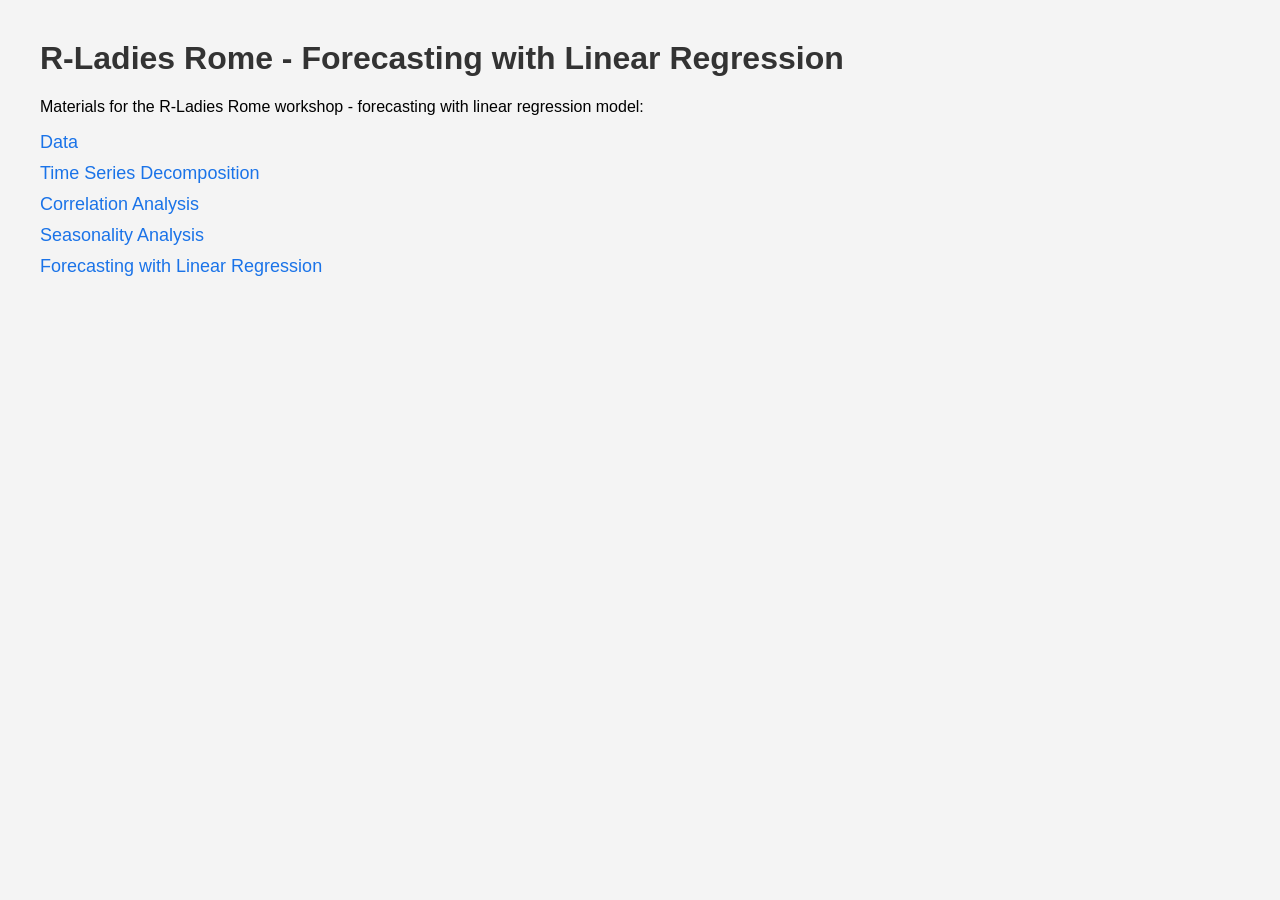
<file: index.html>
<!DOCTYPE html>
<html lang="en">
<head>
    <meta charset="UTF-8">
    <meta name="viewport" content="width=device-width, initial-scale=1.0">
    <title>Forecasting with Linear Regression</title>
    <style>
        body {
            font-family: Arial, sans-serif;
            margin: 40px;
            background-color: #f4f4f4;
        }
        h1 {
            color: #333;
        }
        ul {
            list-style: none;
            padding: 0;
        }
        li {
            margin: 10px 0;
        }
        a {
            color: #1a73e8;
            text-decoration: none;
            font-size: 18px;
        }
        a:hover {
            text-decoration: underline;
        }
    </style>
</head>
<body>
    <h1>R-Ladies Rome - Forecasting with Linear Regression</h1>
    <p>Materials for the R-Ladies Rome workshop - forecasting with linear regression model:</p>
    <ul>
        <li><a href="01_data.html">Data</a></li>
        <li><a href="02_time_series_decomposition.html">Time Series Decomposition</a></li>
        <li><a href="03_correlation_analysis.html">Correlation Analysis</a></li>
        <li><a href="04_seasonal_analysis.html">Seasonality Analysis</a></li>
        <li><a href="05_forecasting_with_lm.html">Forecasting with Linear Regression</a></li>
    </ul>
</body>
</html>
</file>
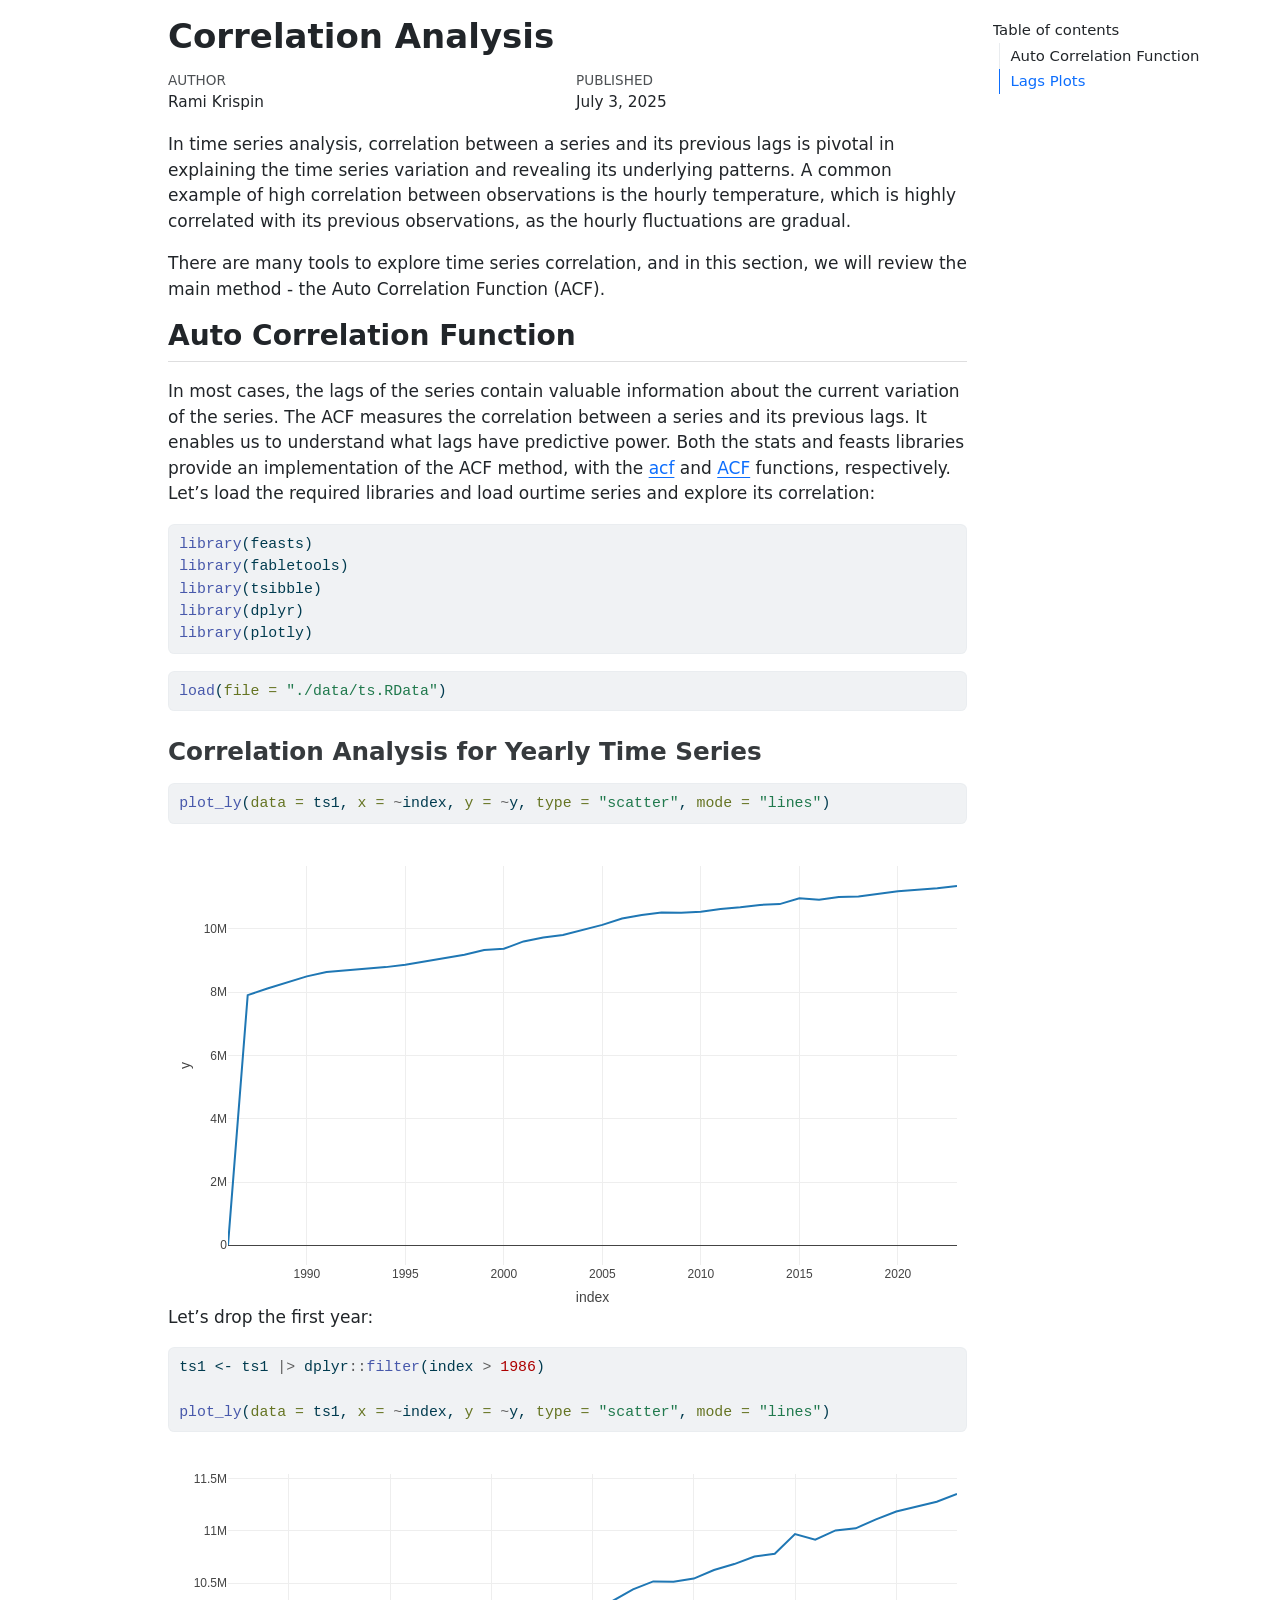
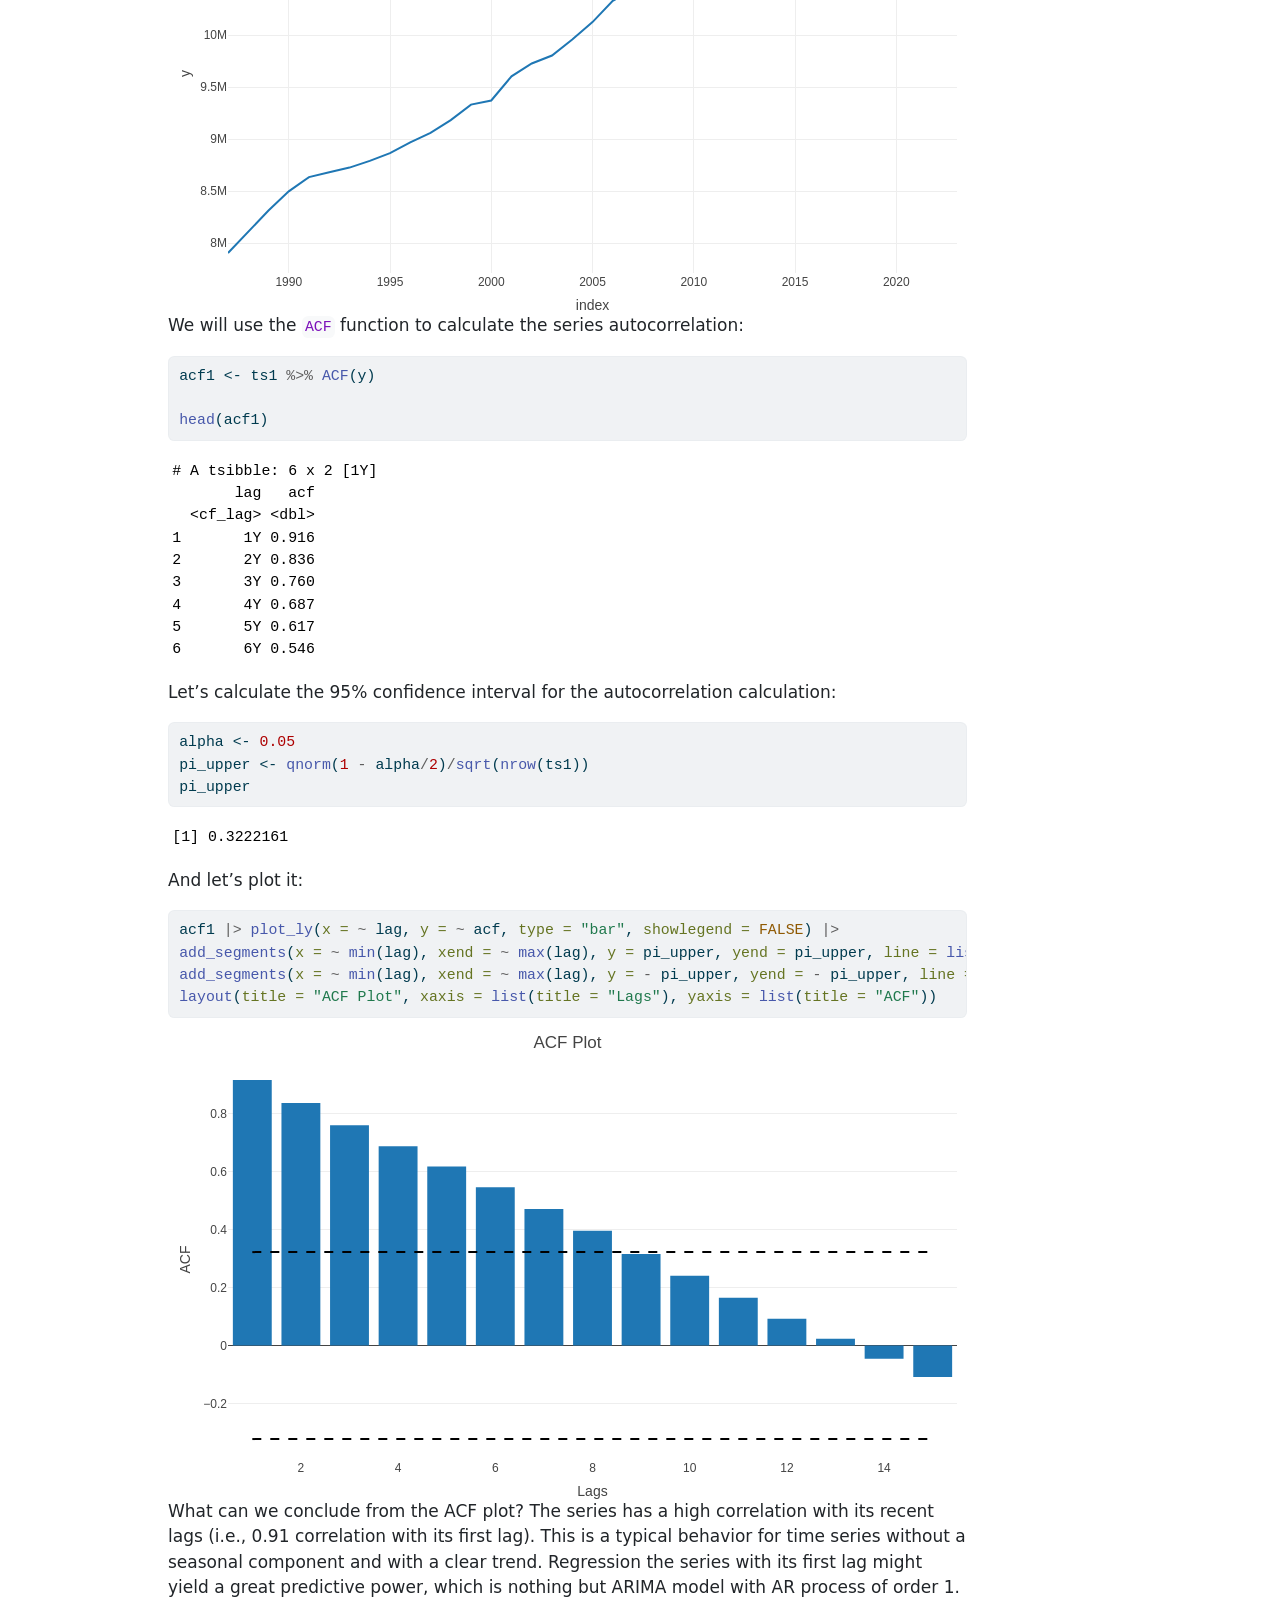
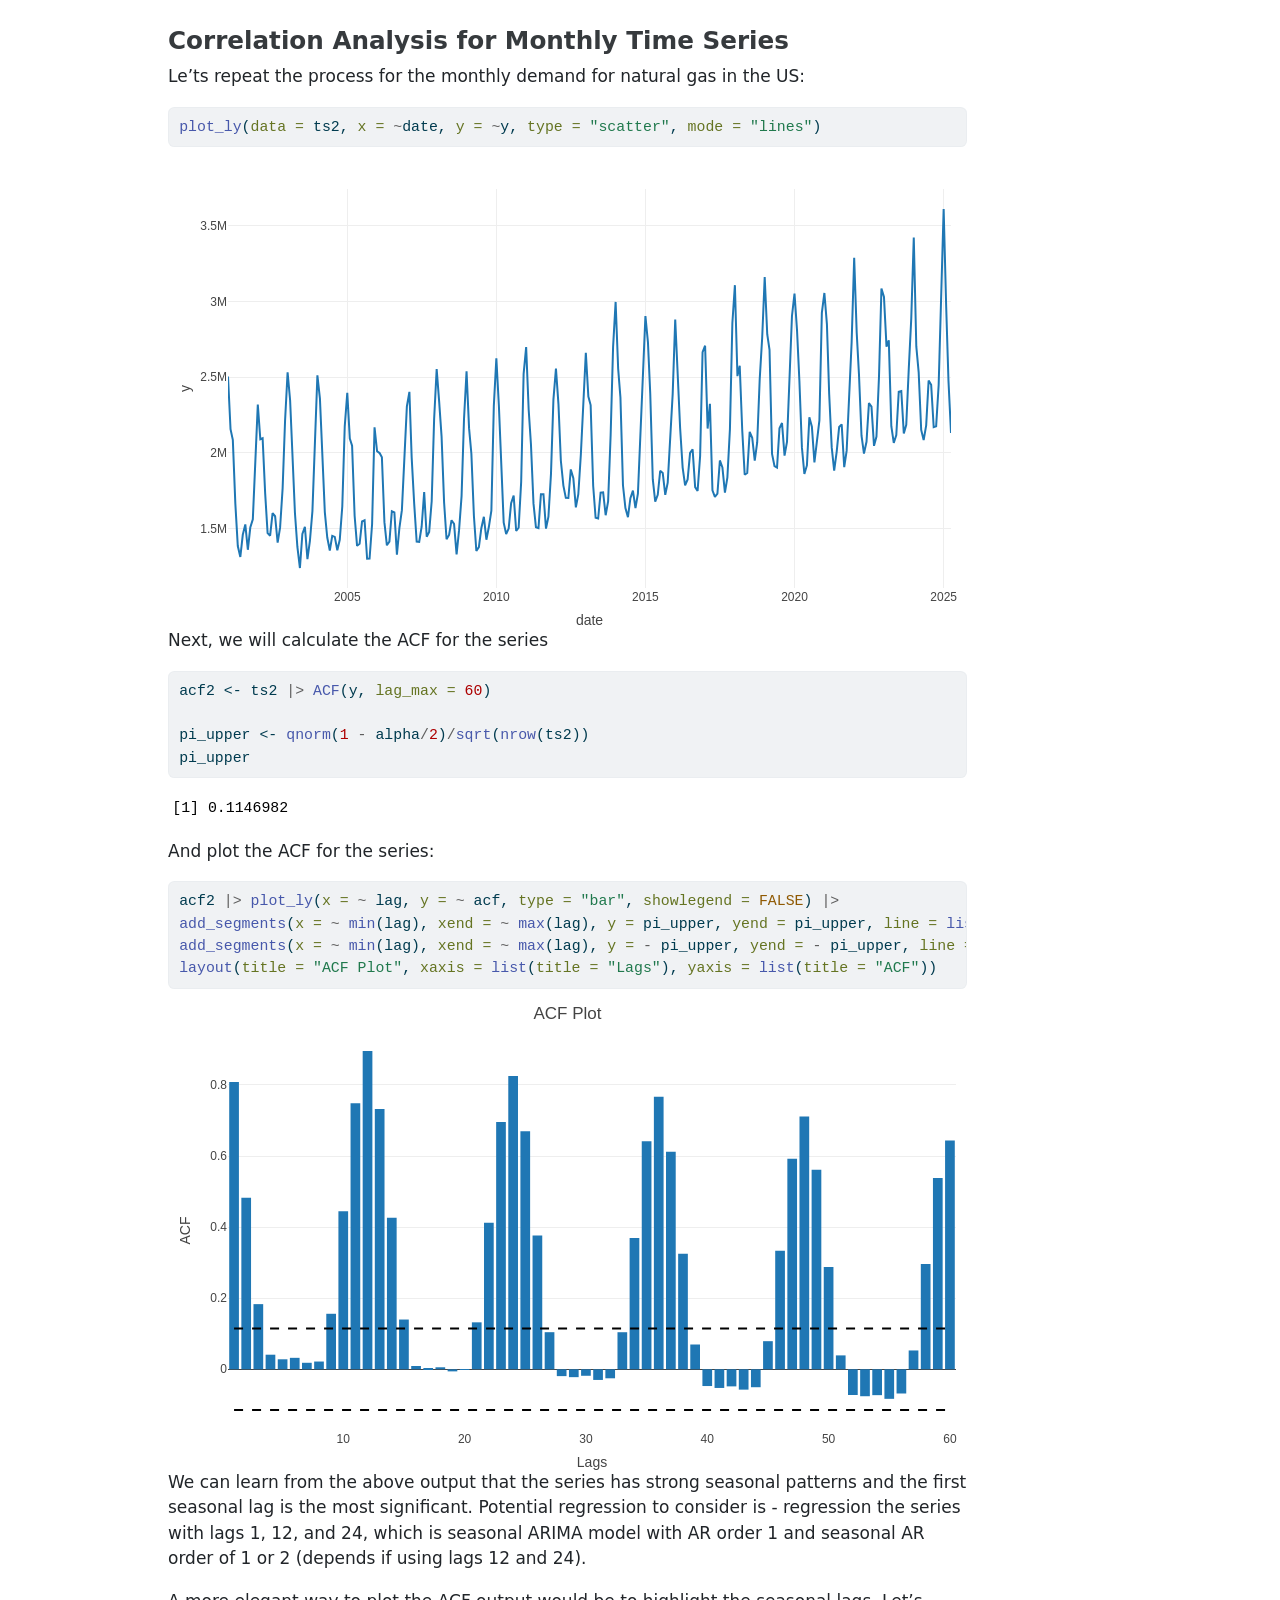
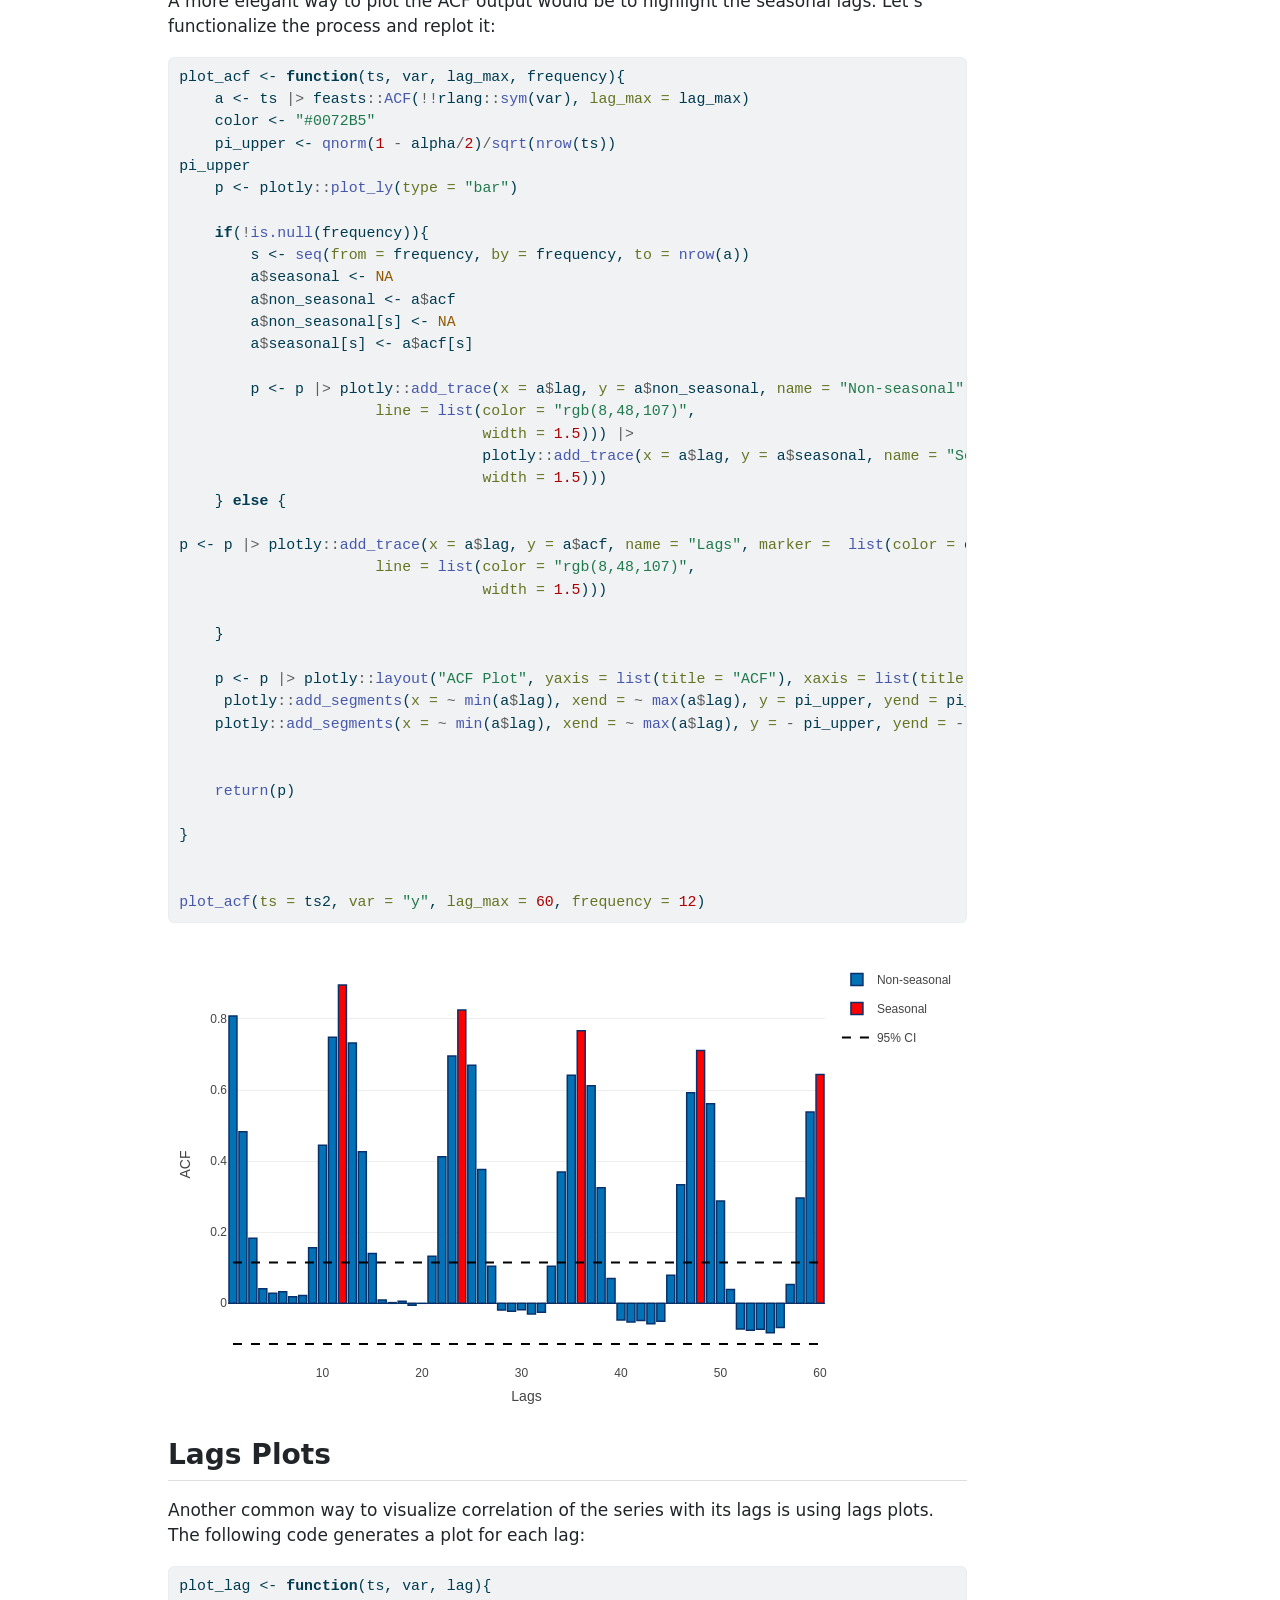
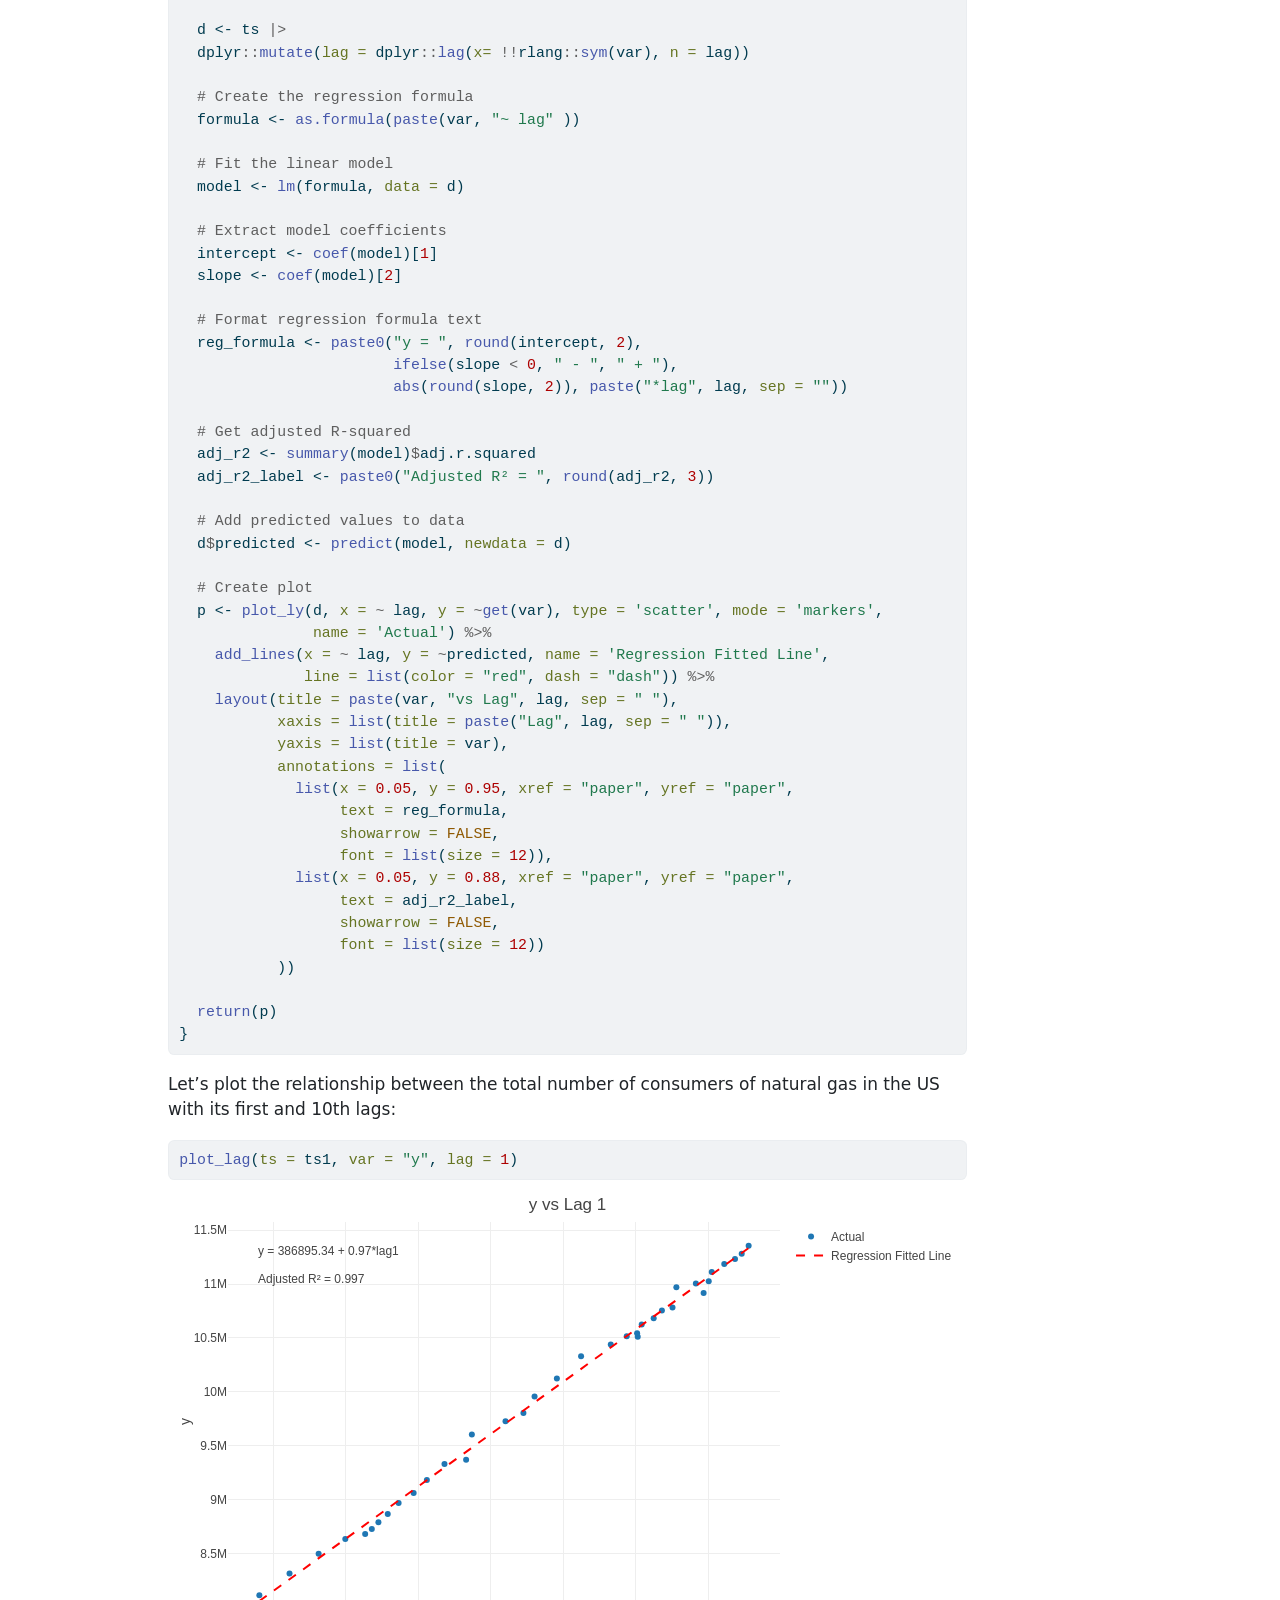
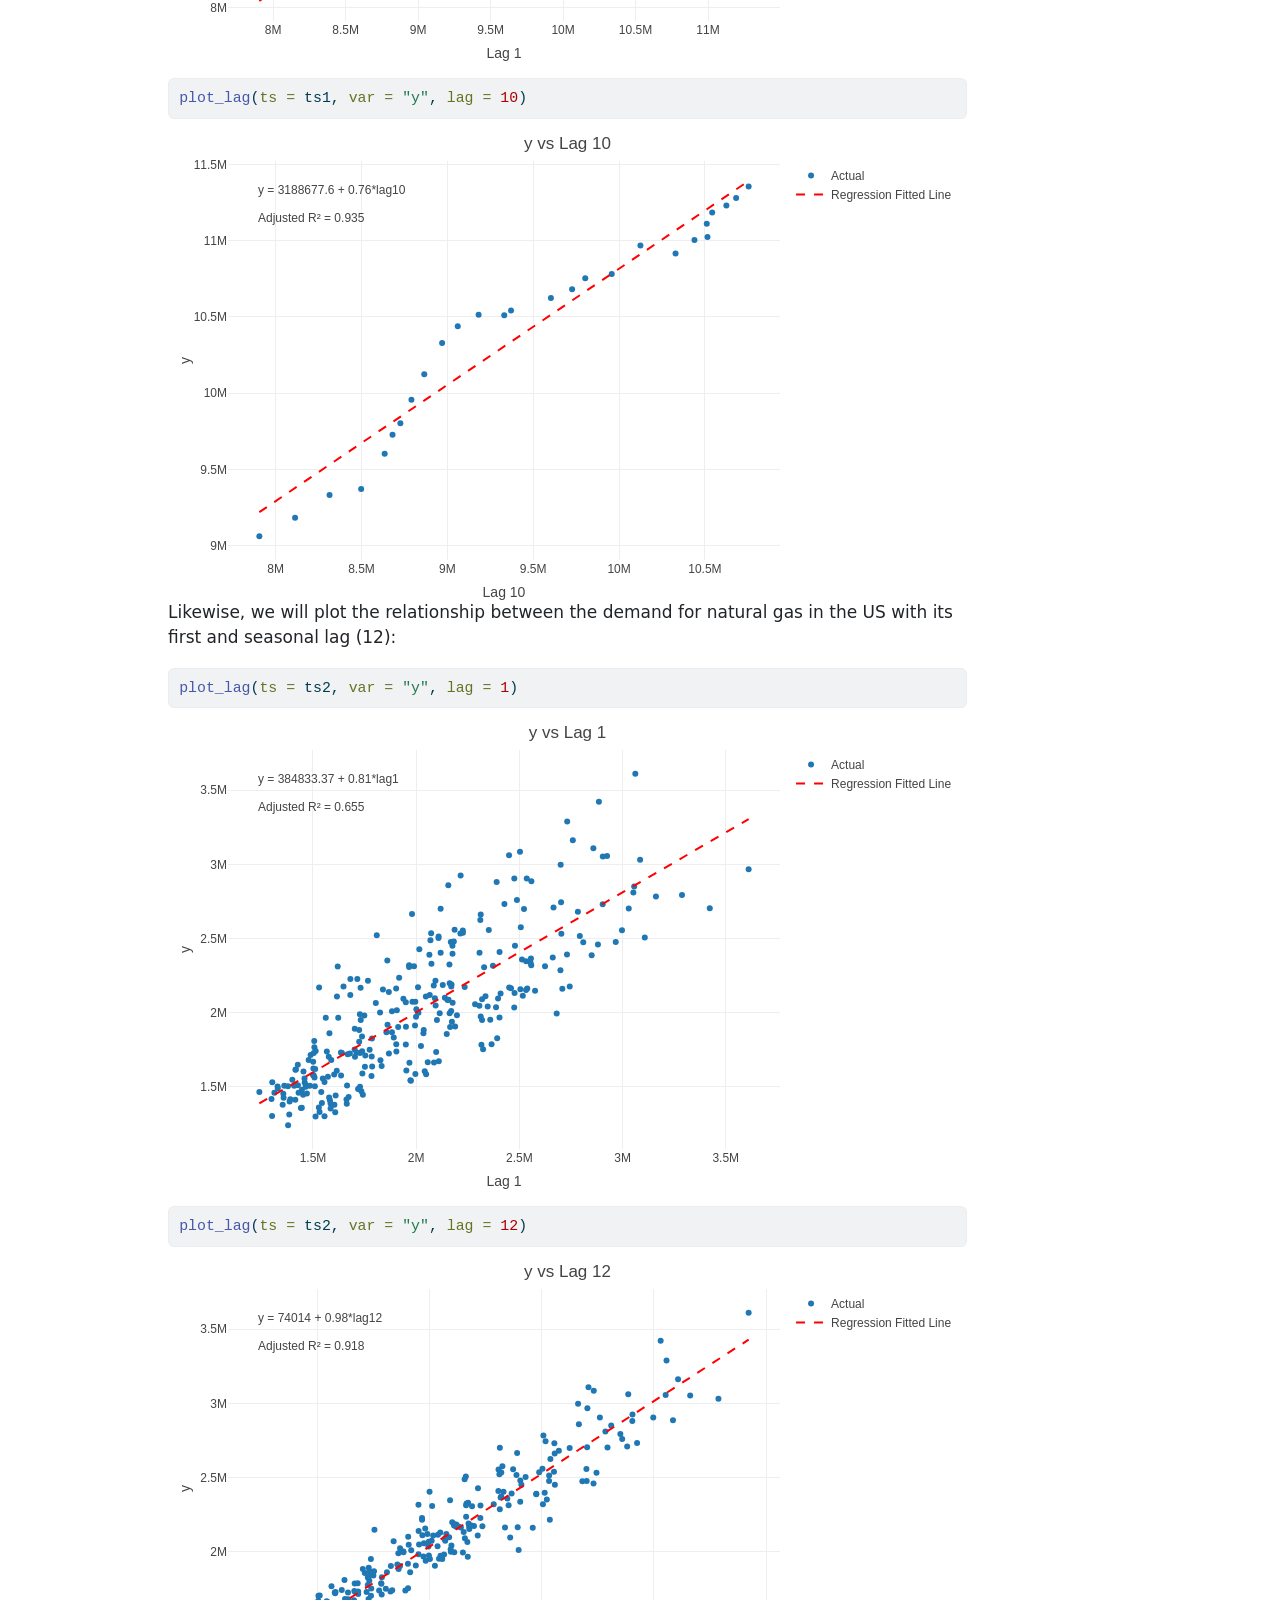
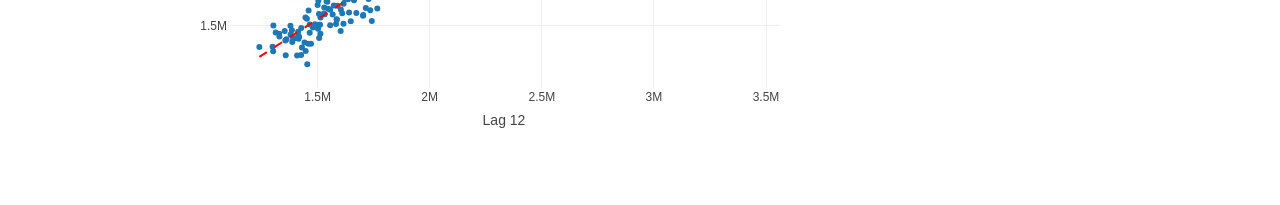
<file: 03_correlation_analysis.html>
<!DOCTYPE html>
<html xmlns="http://www.w3.org/1999/xhtml" lang="en" xml:lang="en"><head>

<meta charset="utf-8">
<meta name="generator" content="quarto-1.7.32">

<meta name="viewport" content="width=device-width, initial-scale=1.0, user-scalable=yes">

<meta name="author" content="Rami Krispin">
<meta name="dcterms.date" content="2025-07-03">

<title>Correlation Analysis</title>
<style>
code{white-space: pre-wrap;}
span.smallcaps{font-variant: small-caps;}
div.columns{display: flex; gap: min(4vw, 1.5em);}
div.column{flex: auto; overflow-x: auto;}
div.hanging-indent{margin-left: 1.5em; text-indent: -1.5em;}
ul.task-list{list-style: none;}
ul.task-list li input[type="checkbox"] {
  width: 0.8em;
  margin: 0 0.8em 0.2em -1em; /* quarto-specific, see https://github.com/quarto-dev/quarto-cli/issues/4556 */ 
  vertical-align: middle;
}
/* CSS for syntax highlighting */
html { -webkit-text-size-adjust: 100%; }
pre > code.sourceCode { white-space: pre; position: relative; }
pre > code.sourceCode > span { display: inline-block; line-height: 1.25; }
pre > code.sourceCode > span:empty { height: 1.2em; }
.sourceCode { overflow: visible; }
code.sourceCode > span { color: inherit; text-decoration: inherit; }
div.sourceCode { margin: 1em 0; }
pre.sourceCode { margin: 0; }
@media screen {
div.sourceCode { overflow: auto; }
}
@media print {
pre > code.sourceCode { white-space: pre-wrap; }
pre > code.sourceCode > span { text-indent: -5em; padding-left: 5em; }
}
pre.numberSource code
  { counter-reset: source-line 0; }
pre.numberSource code > span
  { position: relative; left: -4em; counter-increment: source-line; }
pre.numberSource code > span > a:first-child::before
  { content: counter(source-line);
    position: relative; left: -1em; text-align: right; vertical-align: baseline;
    border: none; display: inline-block;
    -webkit-touch-callout: none; -webkit-user-select: none;
    -khtml-user-select: none; -moz-user-select: none;
    -ms-user-select: none; user-select: none;
    padding: 0 4px; width: 4em;
  }
pre.numberSource { margin-left: 3em;  padding-left: 4px; }
div.sourceCode
  {   }
@media screen {
pre > code.sourceCode > span > a:first-child::before { text-decoration: underline; }
}
</style>


<script src="03_correlation_analysis_files/libs/clipboard/clipboard.min.js"></script>
<script src="03_correlation_analysis_files/libs/quarto-html/quarto.js" type="module"></script>
<script src="03_correlation_analysis_files/libs/quarto-html/tabsets/tabsets.js" type="module"></script>
<script src="03_correlation_analysis_files/libs/quarto-html/popper.min.js"></script>
<script src="03_correlation_analysis_files/libs/quarto-html/tippy.umd.min.js"></script>
<script src="03_correlation_analysis_files/libs/quarto-html/anchor.min.js"></script>
<link href="03_correlation_analysis_files/libs/quarto-html/tippy.css" rel="stylesheet">
<link href="03_correlation_analysis_files/libs/quarto-html/quarto-syntax-highlighting-37eea08aefeeee20ff55810ff984fec1.css" rel="stylesheet" id="quarto-text-highlighting-styles">
<script src="03_correlation_analysis_files/libs/bootstrap/bootstrap.min.js"></script>
<link href="03_correlation_analysis_files/libs/bootstrap/bootstrap-icons.css" rel="stylesheet">
<link href="03_correlation_analysis_files/libs/bootstrap/bootstrap-210a94f61e4454af6f1cd9d5f8fbba0b.min.css" rel="stylesheet" append-hash="true" id="quarto-bootstrap" data-mode="light">
<link href="03_correlation_analysis_files/libs/htmltools-fill-0.5.8.1/fill.css" rel="stylesheet">
<script src="03_correlation_analysis_files/libs/htmlwidgets-1.6.4/htmlwidgets.js"></script>
<script src="03_correlation_analysis_files/libs/plotly-binding-4.10.2/plotly.js"></script>
<script src="03_correlation_analysis_files/libs/typedarray-0.1/typedarray.min.js"></script>
<script src="03_correlation_analysis_files/libs/jquery-3.5.1/jquery.min.js"></script>
<link href="03_correlation_analysis_files/libs/crosstalk-1.2.1/css/crosstalk.min.css" rel="stylesheet">
<script src="03_correlation_analysis_files/libs/crosstalk-1.2.1/js/crosstalk.min.js"></script>
<link href="03_correlation_analysis_files/libs/plotly-htmlwidgets-css-2.11.1/plotly-htmlwidgets.css" rel="stylesheet">
<script src="03_correlation_analysis_files/libs/plotly-main-2.11.1/plotly-latest.min.js"></script>


</head>

<body class="quarto-light">

<div id="quarto-content" class="page-columns page-rows-contents page-layout-article">
<div id="quarto-margin-sidebar" class="sidebar margin-sidebar">
  <nav id="TOC" role="doc-toc" class="toc-active">
    <h2 id="toc-title">Table of contents</h2>
   
  <ul>
  <li><a href="#auto-correlation-function" id="toc-auto-correlation-function" class="nav-link active" data-scroll-target="#auto-correlation-function">Auto Correlation Function</a>
  <ul class="collapse">
  <li><a href="#correlation-analysis-for-yearly-time-series" id="toc-correlation-analysis-for-yearly-time-series" class="nav-link" data-scroll-target="#correlation-analysis-for-yearly-time-series">Correlation Analysis for Yearly Time Series</a></li>
  <li><a href="#correlation-analysis-for-monthly-time-series" id="toc-correlation-analysis-for-monthly-time-series" class="nav-link" data-scroll-target="#correlation-analysis-for-monthly-time-series">Correlation Analysis for Monthly Time Series</a></li>
  </ul></li>
  <li><a href="#lags-plots" id="toc-lags-plots" class="nav-link" data-scroll-target="#lags-plots">Lags Plots</a></li>
  </ul>
</nav>
</div>
<main class="content" id="quarto-document-content">

<header id="title-block-header" class="quarto-title-block default">
<div class="quarto-title">
<h1 class="title">Correlation Analysis</h1>
</div>



<div class="quarto-title-meta">

    <div>
    <div class="quarto-title-meta-heading">Author</div>
    <div class="quarto-title-meta-contents">
             <p>Rami Krispin </p>
          </div>
  </div>
    
    <div>
    <div class="quarto-title-meta-heading">Published</div>
    <div class="quarto-title-meta-contents">
      <p class="date">July 3, 2025</p>
    </div>
  </div>
  
    
  </div>
  


</header>


<p>In time series analysis, correlation between a series and its previous lags is pivotal in explaining the time series variation and revealing its underlying patterns. A common example of high correlation between observations is the hourly temperature, which is highly correlated with its previous observations, as the hourly fluctuations are gradual.</p>
<p>There are many tools to explore time series correlation, and in this section, we will review the main method - the Auto Correlation Function (ACF).</p>
<section id="auto-correlation-function" class="level2">
<h2 class="anchored" data-anchor-id="auto-correlation-function">Auto Correlation Function</h2>
<p>In most cases, the lags of the series contain valuable information about the current variation of the series. The ACF measures the correlation between a series and its previous lags. It enables us to understand what lags have predictive power. Both the stats and feasts libraries provide an implementation of the ACF method, with the <a href="https://stat.ethz.ch/R-manual/R-devel/library/stats/html/acf.html">acf</a> and <a href="https://feasts.tidyverts.org/reference/ACF.html">ACF</a> functions, respectively. Let’s load the required libraries and load ourtime series and explore its correlation:</p>
<div class="cell">
<div class="sourceCode cell-code" id="cb1"><pre class="sourceCode r code-with-copy"><code class="sourceCode r"><span id="cb1-1"><a href="#cb1-1" aria-hidden="true" tabindex="-1"></a><span class="fu">library</span>(feasts)</span>
<span id="cb1-2"><a href="#cb1-2" aria-hidden="true" tabindex="-1"></a><span class="fu">library</span>(fabletools)</span>
<span id="cb1-3"><a href="#cb1-3" aria-hidden="true" tabindex="-1"></a><span class="fu">library</span>(tsibble)</span>
<span id="cb1-4"><a href="#cb1-4" aria-hidden="true" tabindex="-1"></a><span class="fu">library</span>(dplyr)</span>
<span id="cb1-5"><a href="#cb1-5" aria-hidden="true" tabindex="-1"></a><span class="fu">library</span>(plotly)</span></code><button title="Copy to Clipboard" class="code-copy-button"><i class="bi"></i></button></pre></div>
</div>
<div class="cell">
<div class="sourceCode cell-code" id="cb2"><pre class="sourceCode r code-with-copy"><code class="sourceCode r"><span id="cb2-1"><a href="#cb2-1" aria-hidden="true" tabindex="-1"></a><span class="fu">load</span>(<span class="at">file =</span> <span class="st">"./data/ts.RData"</span>)</span></code><button title="Copy to Clipboard" class="code-copy-button"><i class="bi"></i></button></pre></div>
</div>
<section id="correlation-analysis-for-yearly-time-series" class="level3">
<h3 class="anchored" data-anchor-id="correlation-analysis-for-yearly-time-series">Correlation Analysis for Yearly Time Series</h3>
<div class="cell">
<div class="sourceCode cell-code" id="cb3"><pre class="sourceCode r code-with-copy"><code class="sourceCode r"><span id="cb3-1"><a href="#cb3-1" aria-hidden="true" tabindex="-1"></a><span class="fu">plot_ly</span>(<span class="at">data =</span> ts1, <span class="at">x =</span> <span class="sc">~</span>index, <span class="at">y =</span> <span class="sc">~</span>y, <span class="at">type =</span> <span class="st">"scatter"</span>, <span class="at">mode =</span> <span class="st">"lines"</span>) </span></code><button title="Copy to Clipboard" class="code-copy-button"><i class="bi"></i></button></pre></div>
<div class="cell-output-display">
<div class="plotly html-widget html-fill-item" id="htmlwidget-aa22197de58d4c6b8330" style="width:100%;height:464px;"></div>
<script type="application/json" data-for="htmlwidget-aa22197de58d4c6b8330">{"x":{"visdat":{"115c534740283":["function () ","plotlyVisDat"]},"cur_data":"115c534740283","attrs":{"115c534740283":{"x":{},"y":{},"mode":"lines","alpha_stroke":1,"sizes":[10,100],"spans":[1,20],"type":"scatter"}},"layout":{"margin":{"b":40,"l":60,"t":25,"r":10},"xaxis":{"domain":[0,1],"automargin":true,"title":"index"},"yaxis":{"domain":[0,1],"automargin":true,"title":"y"},"hovermode":"closest","showlegend":false},"source":"A","config":{"modeBarButtonsToAdd":["hoverclosest","hovercompare"],"showSendToCloud":false},"data":[{"x":[1986,1987,1988,1989,1990,1991,1992,1993,1994,1995,1996,1997,1998,1999,2000,2001,2002,2003,2004,2005,2006,2007,2008,2009,2010,2011,2012,2013,2014,2015,2016,2017,2018,2019,2020,2021,2022,2023],"y":[7626,7904858,8113034,8313776,8497848,8634774,8680613,8726187,8790733,8865541,8969308,9060473,9181928,9331206,9370797,9603122,9726642,9803311,9957412,10124433,10329224,10439220,10515162,10510950,10542584,10625190,10681916,10754908,10781720,10969597,10916368,11004853,11025789,11112094,11186350,11232552,11280329,11355756],"mode":"lines","type":"scatter","marker":{"color":"rgba(31,119,180,1)","line":{"color":"rgba(31,119,180,1)"}},"error_y":{"color":"rgba(31,119,180,1)"},"error_x":{"color":"rgba(31,119,180,1)"},"line":{"color":"rgba(31,119,180,1)"},"xaxis":"x","yaxis":"y","frame":null}],"highlight":{"on":"plotly_click","persistent":false,"dynamic":false,"selectize":false,"opacityDim":0.20000000000000001,"selected":{"opacity":1},"debounce":0},"shinyEvents":["plotly_hover","plotly_click","plotly_selected","plotly_relayout","plotly_brushed","plotly_brushing","plotly_clickannotation","plotly_doubleclick","plotly_deselect","plotly_afterplot","plotly_sunburstclick"],"base_url":"https://plot.ly"},"evals":[],"jsHooks":[]}</script>
</div>
</div>
<p>Let’s drop the first year:</p>
<div class="cell">
<div class="sourceCode cell-code" id="cb4"><pre class="sourceCode r code-with-copy"><code class="sourceCode r"><span id="cb4-1"><a href="#cb4-1" aria-hidden="true" tabindex="-1"></a>ts1 <span class="ot">&lt;-</span> ts1 <span class="sc">|&gt;</span> dplyr<span class="sc">::</span><span class="fu">filter</span>(index <span class="sc">&gt;</span> <span class="dv">1986</span>)</span>
<span id="cb4-2"><a href="#cb4-2" aria-hidden="true" tabindex="-1"></a></span>
<span id="cb4-3"><a href="#cb4-3" aria-hidden="true" tabindex="-1"></a><span class="fu">plot_ly</span>(<span class="at">data =</span> ts1, <span class="at">x =</span> <span class="sc">~</span>index, <span class="at">y =</span> <span class="sc">~</span>y, <span class="at">type =</span> <span class="st">"scatter"</span>, <span class="at">mode =</span> <span class="st">"lines"</span>) </span></code><button title="Copy to Clipboard" class="code-copy-button"><i class="bi"></i></button></pre></div>
<div class="cell-output-display">
<div class="plotly html-widget html-fill-item" id="htmlwidget-22c6bf0b230c9b94f4fc" style="width:100%;height:464px;"></div>
<script type="application/json" data-for="htmlwidget-22c6bf0b230c9b94f4fc">{"x":{"visdat":{"115c562fa0ff7":["function () ","plotlyVisDat"]},"cur_data":"115c562fa0ff7","attrs":{"115c562fa0ff7":{"x":{},"y":{},"mode":"lines","alpha_stroke":1,"sizes":[10,100],"spans":[1,20],"type":"scatter"}},"layout":{"margin":{"b":40,"l":60,"t":25,"r":10},"xaxis":{"domain":[0,1],"automargin":true,"title":"index"},"yaxis":{"domain":[0,1],"automargin":true,"title":"y"},"hovermode":"closest","showlegend":false},"source":"A","config":{"modeBarButtonsToAdd":["hoverclosest","hovercompare"],"showSendToCloud":false},"data":[{"x":[1987,1988,1989,1990,1991,1992,1993,1994,1995,1996,1997,1998,1999,2000,2001,2002,2003,2004,2005,2006,2007,2008,2009,2010,2011,2012,2013,2014,2015,2016,2017,2018,2019,2020,2021,2022,2023],"y":[7904858,8113034,8313776,8497848,8634774,8680613,8726187,8790733,8865541,8969308,9060473,9181928,9331206,9370797,9603122,9726642,9803311,9957412,10124433,10329224,10439220,10515162,10510950,10542584,10625190,10681916,10754908,10781720,10969597,10916368,11004853,11025789,11112094,11186350,11232552,11280329,11355756],"mode":"lines","type":"scatter","marker":{"color":"rgba(31,119,180,1)","line":{"color":"rgba(31,119,180,1)"}},"error_y":{"color":"rgba(31,119,180,1)"},"error_x":{"color":"rgba(31,119,180,1)"},"line":{"color":"rgba(31,119,180,1)"},"xaxis":"x","yaxis":"y","frame":null}],"highlight":{"on":"plotly_click","persistent":false,"dynamic":false,"selectize":false,"opacityDim":0.20000000000000001,"selected":{"opacity":1},"debounce":0},"shinyEvents":["plotly_hover","plotly_click","plotly_selected","plotly_relayout","plotly_brushed","plotly_brushing","plotly_clickannotation","plotly_doubleclick","plotly_deselect","plotly_afterplot","plotly_sunburstclick"],"base_url":"https://plot.ly"},"evals":[],"jsHooks":[]}</script>
</div>
</div>
<p>We will use the <code>ACF</code> function to calculate the series autocorrelation:</p>
<div class="cell">
<div class="sourceCode cell-code" id="cb5"><pre class="sourceCode r code-with-copy"><code class="sourceCode r"><span id="cb5-1"><a href="#cb5-1" aria-hidden="true" tabindex="-1"></a>acf1 <span class="ot">&lt;-</span> ts1 <span class="sc">%&gt;%</span> <span class="fu">ACF</span>(y)</span>
<span id="cb5-2"><a href="#cb5-2" aria-hidden="true" tabindex="-1"></a></span>
<span id="cb5-3"><a href="#cb5-3" aria-hidden="true" tabindex="-1"></a><span class="fu">head</span>(acf1)</span></code><button title="Copy to Clipboard" class="code-copy-button"><i class="bi"></i></button></pre></div>
<div class="cell-output cell-output-stdout">
<pre><code># A tsibble: 6 x 2 [1Y]
       lag   acf
  &lt;cf_lag&gt; &lt;dbl&gt;
1       1Y 0.916
2       2Y 0.836
3       3Y 0.760
4       4Y 0.687
5       5Y 0.617
6       6Y 0.546</code></pre>
</div>
</div>
<p>Let’s calculate the 95% confidence interval for the autocorrelation calculation:</p>
<div class="cell">
<div class="sourceCode cell-code" id="cb7"><pre class="sourceCode r code-with-copy"><code class="sourceCode r"><span id="cb7-1"><a href="#cb7-1" aria-hidden="true" tabindex="-1"></a>alpha <span class="ot">&lt;-</span> <span class="fl">0.05</span> </span>
<span id="cb7-2"><a href="#cb7-2" aria-hidden="true" tabindex="-1"></a>pi_upper <span class="ot">&lt;-</span> <span class="fu">qnorm</span>(<span class="dv">1</span> <span class="sc">-</span> alpha<span class="sc">/</span><span class="dv">2</span>)<span class="sc">/</span><span class="fu">sqrt</span>(<span class="fu">nrow</span>(ts1))</span>
<span id="cb7-3"><a href="#cb7-3" aria-hidden="true" tabindex="-1"></a>pi_upper</span></code><button title="Copy to Clipboard" class="code-copy-button"><i class="bi"></i></button></pre></div>
<div class="cell-output cell-output-stdout">
<pre><code>[1] 0.3222161</code></pre>
</div>
</div>
<p>And let’s plot it:</p>
<div class="cell">
<div class="sourceCode cell-code" id="cb9"><pre class="sourceCode r code-with-copy"><code class="sourceCode r"><span id="cb9-1"><a href="#cb9-1" aria-hidden="true" tabindex="-1"></a>acf1 <span class="sc">|&gt;</span> <span class="fu">plot_ly</span>(<span class="at">x =</span> <span class="sc">~</span> lag, <span class="at">y =</span> <span class="sc">~</span> acf, <span class="at">type =</span> <span class="st">"bar"</span>, <span class="at">showlegend =</span> <span class="cn">FALSE</span>) <span class="sc">|&gt;</span></span>
<span id="cb9-2"><a href="#cb9-2" aria-hidden="true" tabindex="-1"></a><span class="fu">add_segments</span>(<span class="at">x =</span> <span class="sc">~</span> <span class="fu">min</span>(lag), <span class="at">xend =</span> <span class="sc">~</span> <span class="fu">max</span>(lag), <span class="at">y =</span> pi_upper, <span class="at">yend =</span> pi_upper, <span class="at">line =</span> <span class="fu">list</span>(<span class="at">color =</span> <span class="st">"black"</span>, <span class="at">dash =</span> <span class="st">"dash"</span>), <span class="at">name =</span> <span class="st">"Upper"</span>) <span class="sc">|&gt;</span></span>
<span id="cb9-3"><a href="#cb9-3" aria-hidden="true" tabindex="-1"></a><span class="fu">add_segments</span>(<span class="at">x =</span> <span class="sc">~</span> <span class="fu">min</span>(lag), <span class="at">xend =</span> <span class="sc">~</span> <span class="fu">max</span>(lag), <span class="at">y =</span> <span class="sc">-</span> pi_upper, <span class="at">yend =</span> <span class="sc">-</span> pi_upper, <span class="at">line =</span> <span class="fu">list</span>(<span class="at">color =</span> <span class="st">"black"</span>, <span class="at">dash =</span> <span class="st">"dash"</span>), <span class="at">name =</span> <span class="st">"Lower"</span>) <span class="sc">|&gt;</span></span>
<span id="cb9-4"><a href="#cb9-4" aria-hidden="true" tabindex="-1"></a><span class="fu">layout</span>(<span class="at">title =</span> <span class="st">"ACF Plot"</span>, <span class="at">xaxis =</span> <span class="fu">list</span>(<span class="at">title =</span> <span class="st">"Lags"</span>), <span class="at">yaxis =</span> <span class="fu">list</span>(<span class="at">title =</span> <span class="st">"ACF"</span>))</span></code><button title="Copy to Clipboard" class="code-copy-button"><i class="bi"></i></button></pre></div>
<div class="cell-output-display">
<div class="plotly html-widget html-fill-item" id="htmlwidget-06ffd2b48dd8957523ec" style="width:100%;height:464px;"></div>
<script type="application/json" data-for="htmlwidget-06ffd2b48dd8957523ec">{"x":{"visdat":{"115c5130f5705":["function () ","plotlyVisDat"]},"cur_data":"115c5130f5705","attrs":{"115c5130f5705":{"x":{},"y":{},"showlegend":false,"alpha_stroke":1,"sizes":[10,100],"spans":[1,20],"type":"bar"},"115c5130f5705.1":{"x":{},"y":0.32221609421335773,"showlegend":false,"alpha_stroke":1,"sizes":[10,100],"spans":[1,20],"type":"scatter","xend":{},"yend":0.32221609421335773,"mode":"lines","line":{"color":"black","dash":"dash"},"name":"Upper","inherit":true},"115c5130f5705.2":{"x":{},"y":-0.32221609421335773,"showlegend":false,"alpha_stroke":1,"sizes":[10,100],"spans":[1,20],"type":"scatter","xend":{},"yend":-0.32221609421335773,"mode":"lines","line":{"color":"black","dash":"dash"},"name":"Lower","inherit":true}},"layout":{"margin":{"b":40,"l":60,"t":25,"r":10},"title":"ACF Plot","xaxis":{"domain":[0,1],"automargin":true,"title":"Lags"},"yaxis":{"domain":[0,1],"automargin":true,"title":"ACF"},"hovermode":"closest","showlegend":false},"source":"A","config":{"modeBarButtonsToAdd":["hoverclosest","hovercompare"],"showSendToCloud":false},"data":[{"x":[1,2,3,4,5,6,7,8,9,10,11,12,13,14,15],"y":[0.91573144225718939,0.8361202820451199,0.75976740636773676,0.68722681298267829,0.61745558345462981,0.54618962773986823,0.47124164551692754,0.39583627835477087,0.31549751258695663,0.2406673436874851,0.165152262311418,0.092384276517680441,0.023794101994314677,-0.045753265025304246,-0.1079750146171943],"showlegend":false,"type":"bar","marker":{"color":"rgba(31,119,180,1)","line":{"color":"rgba(31,119,180,1)"}},"error_y":{"color":"rgba(31,119,180,1)"},"error_x":{"color":"rgba(31,119,180,1)"},"xaxis":"x","yaxis":"y","frame":null},{"x":[1,15],"y":[0.32221609421335773,0.32221609421335773],"showlegend":false,"type":"scatter","mode":"lines","line":{"color":"black","dash":"dash"},"name":"Upper","marker":{"color":"rgba(255,127,14,1)","line":{"color":"rgba(255,127,14,1)"}},"error_y":{"color":"rgba(255,127,14,1)"},"error_x":{"color":"rgba(255,127,14,1)"},"xaxis":"x","yaxis":"y","frame":null},{"x":[1,15],"y":[-0.32221609421335773,-0.32221609421335773],"showlegend":false,"type":"scatter","mode":"lines","line":{"color":"black","dash":"dash"},"name":"Lower","marker":{"color":"rgba(44,160,44,1)","line":{"color":"rgba(44,160,44,1)"}},"error_y":{"color":"rgba(44,160,44,1)"},"error_x":{"color":"rgba(44,160,44,1)"},"xaxis":"x","yaxis":"y","frame":null}],"highlight":{"on":"plotly_click","persistent":false,"dynamic":false,"selectize":false,"opacityDim":0.20000000000000001,"selected":{"opacity":1},"debounce":0},"shinyEvents":["plotly_hover","plotly_click","plotly_selected","plotly_relayout","plotly_brushed","plotly_brushing","plotly_clickannotation","plotly_doubleclick","plotly_deselect","plotly_afterplot","plotly_sunburstclick"],"base_url":"https://plot.ly"},"evals":[],"jsHooks":[]}</script>
</div>
</div>
<p>What can we conclude from the ACF plot? The series has a high correlation with its recent lags (i.e., 0.91 correlation with its first lag). This is a typical behavior for time series without a seasonal component and with a clear trend. Regression the series with its first lag might yield a great predictive power, which is nothing but ARIMA model with AR process of order 1.</p>
</section>
<section id="correlation-analysis-for-monthly-time-series" class="level3">
<h3 class="anchored" data-anchor-id="correlation-analysis-for-monthly-time-series">Correlation Analysis for Monthly Time Series</h3>
<p>Le’ts repeat the process for the monthly demand for natural gas in the US:</p>
<div class="cell">
<div class="sourceCode cell-code" id="cb10"><pre class="sourceCode r code-with-copy"><code class="sourceCode r"><span id="cb10-1"><a href="#cb10-1" aria-hidden="true" tabindex="-1"></a><span class="fu">plot_ly</span>(<span class="at">data =</span> ts2, <span class="at">x =</span> <span class="sc">~</span>date, <span class="at">y =</span> <span class="sc">~</span>y, <span class="at">type =</span> <span class="st">"scatter"</span>, <span class="at">mode =</span> <span class="st">"lines"</span>) </span></code><button title="Copy to Clipboard" class="code-copy-button"><i class="bi"></i></button></pre></div>
<div class="cell-output-display">
<div class="plotly html-widget html-fill-item" id="htmlwidget-c8cd31f9256e4e6264ee" style="width:100%;height:464px;"></div>
<script type="application/json" data-for="htmlwidget-c8cd31f9256e4e6264ee">{"x":{"visdat":{"115c56ba38e00":["function () ","plotlyVisDat"]},"cur_data":"115c56ba38e00","attrs":{"115c56ba38e00":{"x":{},"y":{},"mode":"lines","alpha_stroke":1,"sizes":[10,100],"spans":[1,20],"type":"scatter"}},"layout":{"margin":{"b":40,"l":60,"t":25,"r":10},"xaxis":{"domain":[0,1],"automargin":true,"title":"date"},"yaxis":{"domain":[0,1],"automargin":true,"title":"y"},"hovermode":"closest","showlegend":false},"source":"A","config":{"modeBarButtonsToAdd":["hoverclosest","hovercompare"],"showSendToCloud":false},"data":[{"x":["2001-01-01","2001-02-01","2001-03-01","2001-04-01","2001-05-01","2001-06-01","2001-07-01","2001-08-01","2001-09-01","2001-10-01","2001-11-01","2001-12-01","2002-01-01","2002-02-01","2002-03-01","2002-04-01","2002-05-01","2002-06-01","2002-07-01","2002-08-01","2002-09-01","2002-10-01","2002-11-01","2002-12-01","2003-01-01","2003-02-01","2003-03-01","2003-04-01","2003-05-01","2003-06-01","2003-07-01","2003-08-01","2003-09-01","2003-10-01","2003-11-01","2003-12-01","2004-01-01","2004-02-01","2004-03-01","2004-04-01","2004-05-01","2004-06-01","2004-07-01","2004-08-01","2004-09-01","2004-10-01","2004-11-01","2004-12-01","2005-01-01","2005-02-01","2005-03-01","2005-04-01","2005-05-01","2005-06-01","2005-07-01","2005-08-01","2005-09-01","2005-10-01","2005-11-01","2005-12-01","2006-01-01","2006-02-01","2006-03-01","2006-04-01","2006-05-01","2006-06-01","2006-07-01","2006-08-01","2006-09-01","2006-10-01","2006-11-01","2006-12-01","2007-01-01","2007-02-01","2007-03-01","2007-04-01","2007-05-01","2007-06-01","2007-07-01","2007-08-01","2007-09-01","2007-10-01","2007-11-01","2007-12-01","2008-01-01","2008-02-01","2008-03-01","2008-04-01","2008-05-01","2008-06-01","2008-07-01","2008-08-01","2008-09-01","2008-10-01","2008-11-01","2008-12-01","2009-01-01","2009-02-01","2009-03-01","2009-04-01","2009-05-01","2009-06-01","2009-07-01","2009-08-01","2009-09-01","2009-10-01","2009-11-01","2009-12-01","2010-01-01","2010-02-01","2010-03-01","2010-04-01","2010-05-01","2010-06-01","2010-07-01","2010-08-01","2010-09-01","2010-10-01","2010-11-01","2010-12-01","2011-01-01","2011-02-01","2011-03-01","2011-04-01","2011-05-01","2011-06-01","2011-07-01","2011-08-01","2011-09-01","2011-10-01","2011-11-01","2011-12-01","2012-01-01","2012-02-01","2012-03-01","2012-04-01","2012-05-01","2012-06-01","2012-07-01","2012-08-01","2012-09-01","2012-10-01","2012-11-01","2012-12-01","2013-01-01","2013-02-01","2013-03-01","2013-04-01","2013-05-01","2013-06-01","2013-07-01","2013-08-01","2013-09-01","2013-10-01","2013-11-01","2013-12-01","2014-01-01","2014-02-01","2014-03-01","2014-04-01","2014-05-01","2014-06-01","2014-07-01","2014-08-01","2014-09-01","2014-10-01","2014-11-01","2014-12-01","2015-01-01","2015-02-01","2015-03-01","2015-04-01","2015-05-01","2015-06-01","2015-07-01","2015-08-01","2015-09-01","2015-10-01","2015-11-01","2015-12-01","2016-01-01","2016-02-01","2016-03-01","2016-04-01","2016-05-01","2016-06-01","2016-07-01","2016-08-01","2016-09-01","2016-10-01","2016-11-01","2016-12-01","2017-01-01","2017-02-01","2017-03-01","2017-04-01","2017-05-01","2017-06-01","2017-07-01","2017-08-01","2017-09-01","2017-10-01","2017-11-01","2017-12-01","2018-01-01","2018-02-01","2018-03-01","2018-04-01","2018-05-01","2018-06-01","2018-07-01","2018-08-01","2018-09-01","2018-10-01","2018-11-01","2018-12-01","2019-01-01","2019-02-01","2019-03-01","2019-04-01","2019-05-01","2019-06-01","2019-07-01","2019-08-01","2019-09-01","2019-10-01","2019-11-01","2019-12-01","2020-01-01","2020-02-01","2020-03-01","2020-04-01","2020-05-01","2020-06-01","2020-07-01","2020-08-01","2020-09-01","2020-10-01","2020-11-01","2020-12-01","2021-01-01","2021-02-01","2021-03-01","2021-04-01","2021-05-01","2021-06-01","2021-07-01","2021-08-01","2021-09-01","2021-10-01","2021-11-01","2021-12-01","2022-01-01","2022-02-01","2022-03-01","2022-04-01","2022-05-01","2022-06-01","2022-07-01","2022-08-01","2022-09-01","2022-10-01","2022-11-01","2022-12-01","2023-01-01","2023-02-01","2023-03-01","2023-04-01","2023-05-01","2023-06-01","2023-07-01","2023-08-01","2023-09-01","2023-10-01","2023-11-01","2023-12-01","2024-01-01","2024-02-01","2024-03-01","2024-04-01","2024-05-01","2024-06-01","2024-07-01","2024-08-01","2024-09-01","2024-10-01","2024-11-01","2024-12-01","2025-01-01","2025-02-01","2025-03-01","2025-04-01"],"y":[2505011,2156873,2086568,1663832,1385163,1313119,1459919,1528483,1360871,1507428,1561970,1965873,2319273,2090786,2096915,1734549,1470504,1453967,1602849,1582079,1408599,1506936,1766395,2214167,2532736,2346489,2041522,1603853,1379497,1240196,1464704,1512522,1299128,1417234,1616154,2108690,2512844,2358946,1952607,1609746,1441557,1356266,1452339,1445892,1357712,1426546,1647979,2176020,2396713,2094357,2048169,1585188,1386917,1400018,1547608,1555887,1301829,1302758,1529693,2169754,2010926,1999359,1972165,1543302,1390353,1415134,1615241,1607830,1328565,1501925,1622364,1965718,2306943,2403778,1967388,1662412,1414428,1413254,1513157,1741755,1446674,1479110,1681149,2225994,2554281,2335770,2109623,1672724,1430242,1459015,1556011,1531863,1329726,1488645,1714971,2226478,2538368,2162215,1996245,1585512,1353150,1378772,1503321,1578354,1427135,1510867,1619852,2310875,2624217,2312746,1974222,1540128,1465089,1500962,1668244,1718550,1485061,1506234,1809151,2522442,2699039,2285465,2056105,1665278,1509295,1503845,1728010,1727907,1500242,1579772,1860159,2351937,2557465,2319221,1949890,1784460,1703507,1702557,1891318,1832775,1640347,1727393,1989660,2312832,2661816,2371983,2316191,1783603,1572373,1567216,1738157,1739436,1588718,1680814,2118508,2700111,2997145,2556038,2365293,1786764,1636202,1576508,1701744,1751644,1635485,1730740,2167984,2475535,2903574,2730693,2392542,1826933,1678755,1723906,1882675,1867936,1723960,1804380,2064029,2389902,2880714,2459545,2164467,1903501,1785885,1825125,2001036,2023229,1774412,1748897,1979957,2665391,2708217,2161185,2324198,1753578,1710548,1731387,1950510,1904112,1737701,1838965,2155805,2858509,3107734,2507085,2576005,2148089,1855856,1867447,2139037,2100482,1949898,2069201,2488282,2759042,3161732,2783640,2680848,1994279,1912779,1902995,2162450,2197474,1982049,2072599,2535754,2904407,3052335,2809540,2475096,2035122,1861283,1917555,2234989,2173203,1938029,2093493,2215375,2924939,3056278,2850394,2387023,2036708,1882870,2008918,2171329,2188822,1906377,2015381,2427617,2731775,3287895,2793006,2516726,2114010,1995895,2074067,2329216,2306262,2047010,2108275,2502928,3084994,3030057,2702018,2743975,2176612,2065968,2118628,2404122,2409018,2128961,2186224,2558279,2885437,3422552,2703367,2532473,2151696,2085209,2182539,2478715,2450612,2170036,2175662,2450046,3061848,3610940,2966856,2476782,2131612],"mode":"lines","type":"scatter","marker":{"color":"rgba(31,119,180,1)","line":{"color":"rgba(31,119,180,1)"}},"error_y":{"color":"rgba(31,119,180,1)"},"error_x":{"color":"rgba(31,119,180,1)"},"line":{"color":"rgba(31,119,180,1)"},"xaxis":"x","yaxis":"y","frame":null}],"highlight":{"on":"plotly_click","persistent":false,"dynamic":false,"selectize":false,"opacityDim":0.20000000000000001,"selected":{"opacity":1},"debounce":0},"shinyEvents":["plotly_hover","plotly_click","plotly_selected","plotly_relayout","plotly_brushed","plotly_brushing","plotly_clickannotation","plotly_doubleclick","plotly_deselect","plotly_afterplot","plotly_sunburstclick"],"base_url":"https://plot.ly"},"evals":[],"jsHooks":[]}</script>
</div>
</div>
<p>Next, we will calculate the ACF for the series</p>
<div class="cell">
<div class="sourceCode cell-code" id="cb11"><pre class="sourceCode r code-with-copy"><code class="sourceCode r"><span id="cb11-1"><a href="#cb11-1" aria-hidden="true" tabindex="-1"></a>acf2 <span class="ot">&lt;-</span> ts2 <span class="sc">|&gt;</span> <span class="fu">ACF</span>(y, <span class="at">lag_max =</span> <span class="dv">60</span>)</span>
<span id="cb11-2"><a href="#cb11-2" aria-hidden="true" tabindex="-1"></a></span>
<span id="cb11-3"><a href="#cb11-3" aria-hidden="true" tabindex="-1"></a>pi_upper <span class="ot">&lt;-</span> <span class="fu">qnorm</span>(<span class="dv">1</span> <span class="sc">-</span> alpha<span class="sc">/</span><span class="dv">2</span>)<span class="sc">/</span><span class="fu">sqrt</span>(<span class="fu">nrow</span>(ts2))</span>
<span id="cb11-4"><a href="#cb11-4" aria-hidden="true" tabindex="-1"></a>pi_upper</span></code><button title="Copy to Clipboard" class="code-copy-button"><i class="bi"></i></button></pre></div>
<div class="cell-output cell-output-stdout">
<pre><code>[1] 0.1146982</code></pre>
</div>
</div>
<p>And plot the ACF for the series:</p>
<div class="cell">
<div class="sourceCode cell-code" id="cb13"><pre class="sourceCode r code-with-copy"><code class="sourceCode r"><span id="cb13-1"><a href="#cb13-1" aria-hidden="true" tabindex="-1"></a>acf2 <span class="sc">|&gt;</span> <span class="fu">plot_ly</span>(<span class="at">x =</span> <span class="sc">~</span> lag, <span class="at">y =</span> <span class="sc">~</span> acf, <span class="at">type =</span> <span class="st">"bar"</span>, <span class="at">showlegend =</span> <span class="cn">FALSE</span>) <span class="sc">|&gt;</span></span>
<span id="cb13-2"><a href="#cb13-2" aria-hidden="true" tabindex="-1"></a><span class="fu">add_segments</span>(<span class="at">x =</span> <span class="sc">~</span> <span class="fu">min</span>(lag), <span class="at">xend =</span> <span class="sc">~</span> <span class="fu">max</span>(lag), <span class="at">y =</span> pi_upper, <span class="at">yend =</span> pi_upper, <span class="at">line =</span> <span class="fu">list</span>(<span class="at">color =</span> <span class="st">"black"</span>, <span class="at">dash =</span> <span class="st">"dash"</span>), <span class="at">name =</span> <span class="st">"Upper"</span>) <span class="sc">|&gt;</span></span>
<span id="cb13-3"><a href="#cb13-3" aria-hidden="true" tabindex="-1"></a><span class="fu">add_segments</span>(<span class="at">x =</span> <span class="sc">~</span> <span class="fu">min</span>(lag), <span class="at">xend =</span> <span class="sc">~</span> <span class="fu">max</span>(lag), <span class="at">y =</span> <span class="sc">-</span> pi_upper, <span class="at">yend =</span> <span class="sc">-</span> pi_upper, <span class="at">line =</span> <span class="fu">list</span>(<span class="at">color =</span> <span class="st">"black"</span>, <span class="at">dash =</span> <span class="st">"dash"</span>), <span class="at">name =</span> <span class="st">"Lower"</span>) <span class="sc">|&gt;</span></span>
<span id="cb13-4"><a href="#cb13-4" aria-hidden="true" tabindex="-1"></a><span class="fu">layout</span>(<span class="at">title =</span> <span class="st">"ACF Plot"</span>, <span class="at">xaxis =</span> <span class="fu">list</span>(<span class="at">title =</span> <span class="st">"Lags"</span>), <span class="at">yaxis =</span> <span class="fu">list</span>(<span class="at">title =</span> <span class="st">"ACF"</span>))</span></code><button title="Copy to Clipboard" class="code-copy-button"><i class="bi"></i></button></pre></div>
<div class="cell-output-display">
<div class="plotly html-widget html-fill-item" id="htmlwidget-f229601a6a21016ac81a" style="width:100%;height:464px;"></div>
<script type="application/json" data-for="htmlwidget-f229601a6a21016ac81a">{"x":{"visdat":{"115c5978dc74":["function () ","plotlyVisDat"]},"cur_data":"115c5978dc74","attrs":{"115c5978dc74":{"x":{},"y":{},"showlegend":false,"alpha_stroke":1,"sizes":[10,100],"spans":[1,20],"type":"bar"},"115c5978dc74.1":{"x":{},"y":0.11469821660683349,"showlegend":false,"alpha_stroke":1,"sizes":[10,100],"spans":[1,20],"type":"scatter","xend":{},"yend":0.11469821660683349,"mode":"lines","line":{"color":"black","dash":"dash"},"name":"Upper","inherit":true},"115c5978dc74.2":{"x":{},"y":-0.11469821660683349,"showlegend":false,"alpha_stroke":1,"sizes":[10,100],"spans":[1,20],"type":"scatter","xend":{},"yend":-0.11469821660683349,"mode":"lines","line":{"color":"black","dash":"dash"},"name":"Lower","inherit":true}},"layout":{"margin":{"b":40,"l":60,"t":25,"r":10},"title":"ACF Plot","xaxis":{"domain":[0,1],"automargin":true,"title":"Lags"},"yaxis":{"domain":[0,1],"automargin":true,"title":"ACF"},"hovermode":"closest","showlegend":false},"source":"A","config":{"modeBarButtonsToAdd":["hoverclosest","hovercompare"],"showSendToCloud":false},"data":[{"x":[1,2,3,4,5,6,7,8,9,10,11,12,13,14,15,16,17,18,19,20,21,22,23,24,25,26,27,28,29,30,31,32,33,34,35,36,37,38,39,40,41,42,43,44,45,46,47,48,49,50,51,52,53,54,55,56,57,58,59,60],"y":[0.80841728674847668,0.48273076740971776,0.18334158099033068,0.041055798228122893,0.028130979764168243,0.032248235964797783,0.018309002992786854,0.021842162297545275,0.15619072160690808,0.44469331098371889,0.74879359548652336,0.89579192701456689,0.73235855465745103,0.42676312438680225,0.14000836563304642,0.009254177540723869,0.0018746941541142644,0.0056490333397233835,-0.0058496359599770368,3.0037027594697087e-05,0.13212058099607824,0.41207876160360429,0.69594320553033551,0.82555033638068465,0.66987554253839332,0.37624882261669179,0.10439681123722415,-0.019229251392158794,-0.022135290916225733,-0.018275362565693599,-0.029968355031034725,-0.025354166976554258,0.10430776358771811,0.36931834492697863,0.64173983231489506,0.76724356376358793,0.6120267883382875,0.32537558676651701,0.069766011058592453,-0.047141980176966213,-0.052516812559804088,-0.048101108378677641,-0.057272247840345882,-0.050464254566768105,0.07910619563179587,0.33383908908295262,0.59221385072925503,0.71114685213081141,0.56165163078587133,0.28814490455729463,0.039100512811171356,-0.072307986242573632,-0.07581838184360945,-0.072798600831604429,-0.083114093695855679,-0.068132242949817401,0.052975923898480659,0.29650764360728349,0.53800062416358185,0.64412326257592822],"showlegend":false,"type":"bar","marker":{"color":"rgba(31,119,180,1)","line":{"color":"rgba(31,119,180,1)"}},"error_y":{"color":"rgba(31,119,180,1)"},"error_x":{"color":"rgba(31,119,180,1)"},"xaxis":"x","yaxis":"y","frame":null},{"x":[1,60],"y":[0.11469821660683349,0.11469821660683349],"showlegend":false,"type":"scatter","mode":"lines","line":{"color":"black","dash":"dash"},"name":"Upper","marker":{"color":"rgba(255,127,14,1)","line":{"color":"rgba(255,127,14,1)"}},"error_y":{"color":"rgba(255,127,14,1)"},"error_x":{"color":"rgba(255,127,14,1)"},"xaxis":"x","yaxis":"y","frame":null},{"x":[1,60],"y":[-0.11469821660683349,-0.11469821660683349],"showlegend":false,"type":"scatter","mode":"lines","line":{"color":"black","dash":"dash"},"name":"Lower","marker":{"color":"rgba(44,160,44,1)","line":{"color":"rgba(44,160,44,1)"}},"error_y":{"color":"rgba(44,160,44,1)"},"error_x":{"color":"rgba(44,160,44,1)"},"xaxis":"x","yaxis":"y","frame":null}],"highlight":{"on":"plotly_click","persistent":false,"dynamic":false,"selectize":false,"opacityDim":0.20000000000000001,"selected":{"opacity":1},"debounce":0},"shinyEvents":["plotly_hover","plotly_click","plotly_selected","plotly_relayout","plotly_brushed","plotly_brushing","plotly_clickannotation","plotly_doubleclick","plotly_deselect","plotly_afterplot","plotly_sunburstclick"],"base_url":"https://plot.ly"},"evals":[],"jsHooks":[]}</script>
</div>
</div>
<p>We can learn from the above output that the series has strong seasonal patterns and the first seasonal lag is the most significant. Potential regression to consider is - regression the series with lags 1, 12, and 24, which is seasonal ARIMA model with AR order 1 and seasonal AR order of 1 or 2 (depends if using lags 12 and 24).</p>
<p>A more elegant way to plot the ACF output would be to highlight the seasonal lags. Let’s functionalize the process and replot it:</p>
<div class="cell">
<div class="sourceCode cell-code" id="cb14"><pre class="sourceCode r code-with-copy"><code class="sourceCode r"><span id="cb14-1"><a href="#cb14-1" aria-hidden="true" tabindex="-1"></a>plot_acf <span class="ot">&lt;-</span> <span class="cf">function</span>(ts, var, lag_max, frequency){</span>
<span id="cb14-2"><a href="#cb14-2" aria-hidden="true" tabindex="-1"></a>    a <span class="ot">&lt;-</span> ts <span class="sc">|&gt;</span> feasts<span class="sc">::</span><span class="fu">ACF</span>(<span class="sc">!!</span>rlang<span class="sc">::</span><span class="fu">sym</span>(var), <span class="at">lag_max =</span> lag_max)</span>
<span id="cb14-3"><a href="#cb14-3" aria-hidden="true" tabindex="-1"></a>    color <span class="ot">&lt;-</span> <span class="st">"#0072B5"</span></span>
<span id="cb14-4"><a href="#cb14-4" aria-hidden="true" tabindex="-1"></a>    pi_upper <span class="ot">&lt;-</span> <span class="fu">qnorm</span>(<span class="dv">1</span> <span class="sc">-</span> alpha<span class="sc">/</span><span class="dv">2</span>)<span class="sc">/</span><span class="fu">sqrt</span>(<span class="fu">nrow</span>(ts))</span>
<span id="cb14-5"><a href="#cb14-5" aria-hidden="true" tabindex="-1"></a>pi_upper</span>
<span id="cb14-6"><a href="#cb14-6" aria-hidden="true" tabindex="-1"></a>    p <span class="ot">&lt;-</span> plotly<span class="sc">::</span><span class="fu">plot_ly</span>(<span class="at">type =</span> <span class="st">"bar"</span>)</span>
<span id="cb14-7"><a href="#cb14-7" aria-hidden="true" tabindex="-1"></a>    </span>
<span id="cb14-8"><a href="#cb14-8" aria-hidden="true" tabindex="-1"></a>    <span class="cf">if</span>(<span class="sc">!</span><span class="fu">is.null</span>(frequency)){</span>
<span id="cb14-9"><a href="#cb14-9" aria-hidden="true" tabindex="-1"></a>        s <span class="ot">&lt;-</span> <span class="fu">seq</span>(<span class="at">from =</span> frequency, <span class="at">by =</span> frequency, <span class="at">to =</span> <span class="fu">nrow</span>(a))</span>
<span id="cb14-10"><a href="#cb14-10" aria-hidden="true" tabindex="-1"></a>        a<span class="sc">$</span>seasonal <span class="ot">&lt;-</span> <span class="cn">NA</span></span>
<span id="cb14-11"><a href="#cb14-11" aria-hidden="true" tabindex="-1"></a>        a<span class="sc">$</span>non_seasonal <span class="ot">&lt;-</span> a<span class="sc">$</span>acf</span>
<span id="cb14-12"><a href="#cb14-12" aria-hidden="true" tabindex="-1"></a>        a<span class="sc">$</span>non_seasonal[s] <span class="ot">&lt;-</span> <span class="cn">NA</span></span>
<span id="cb14-13"><a href="#cb14-13" aria-hidden="true" tabindex="-1"></a>        a<span class="sc">$</span>seasonal[s] <span class="ot">&lt;-</span> a<span class="sc">$</span>acf[s]</span>
<span id="cb14-14"><a href="#cb14-14" aria-hidden="true" tabindex="-1"></a></span>
<span id="cb14-15"><a href="#cb14-15" aria-hidden="true" tabindex="-1"></a>        p <span class="ot">&lt;-</span> p <span class="sc">|&gt;</span> plotly<span class="sc">::</span><span class="fu">add_trace</span>(<span class="at">x =</span> a<span class="sc">$</span>lag, <span class="at">y =</span> a<span class="sc">$</span>non_seasonal, <span class="at">name =</span> <span class="st">"Non-seasonal"</span>, <span class="at">marker =</span>  <span class="fu">list</span>(<span class="at">color =</span> color,</span>
<span id="cb14-16"><a href="#cb14-16" aria-hidden="true" tabindex="-1"></a>                      <span class="at">line =</span> <span class="fu">list</span>(<span class="at">color =</span> <span class="st">"rgb(8,48,107)"</span>,</span>
<span id="cb14-17"><a href="#cb14-17" aria-hidden="true" tabindex="-1"></a>                                  <span class="at">width =</span> <span class="fl">1.5</span>))) <span class="sc">|&gt;</span></span>
<span id="cb14-18"><a href="#cb14-18" aria-hidden="true" tabindex="-1"></a>                                  plotly<span class="sc">::</span><span class="fu">add_trace</span>(<span class="at">x =</span> a<span class="sc">$</span>lag, <span class="at">y =</span> a<span class="sc">$</span>seasonal, <span class="at">name =</span> <span class="st">"Seasonal"</span>, <span class="at">marker =</span>  <span class="fu">list</span>(<span class="at">color =</span> <span class="st">"red"</span>, <span class="at">line =</span> <span class="fu">list</span>(<span class="at">color =</span> <span class="st">"rgb(8,48,107)"</span>,</span>
<span id="cb14-19"><a href="#cb14-19" aria-hidden="true" tabindex="-1"></a>                                  <span class="at">width =</span> <span class="fl">1.5</span>)))</span>
<span id="cb14-20"><a href="#cb14-20" aria-hidden="true" tabindex="-1"></a>    } <span class="cf">else</span> {</span>
<span id="cb14-21"><a href="#cb14-21" aria-hidden="true" tabindex="-1"></a></span>
<span id="cb14-22"><a href="#cb14-22" aria-hidden="true" tabindex="-1"></a>p <span class="ot">&lt;-</span> p <span class="sc">|&gt;</span> plotly<span class="sc">::</span><span class="fu">add_trace</span>(<span class="at">x =</span> a<span class="sc">$</span>lag, <span class="at">y =</span> a<span class="sc">$</span>acf, <span class="at">name =</span> <span class="st">"Lags"</span>, <span class="at">marker =</span>  <span class="fu">list</span>(<span class="at">color =</span> color,</span>
<span id="cb14-23"><a href="#cb14-23" aria-hidden="true" tabindex="-1"></a>                      <span class="at">line =</span> <span class="fu">list</span>(<span class="at">color =</span> <span class="st">"rgb(8,48,107)"</span>,</span>
<span id="cb14-24"><a href="#cb14-24" aria-hidden="true" tabindex="-1"></a>                                  <span class="at">width =</span> <span class="fl">1.5</span>)))</span>
<span id="cb14-25"><a href="#cb14-25" aria-hidden="true" tabindex="-1"></a></span>
<span id="cb14-26"><a href="#cb14-26" aria-hidden="true" tabindex="-1"></a>    }</span>
<span id="cb14-27"><a href="#cb14-27" aria-hidden="true" tabindex="-1"></a></span>
<span id="cb14-28"><a href="#cb14-28" aria-hidden="true" tabindex="-1"></a>    p <span class="ot">&lt;-</span> p <span class="sc">|&gt;</span> plotly<span class="sc">::</span><span class="fu">layout</span>(<span class="st">"ACF Plot"</span>, <span class="at">yaxis =</span> <span class="fu">list</span>(<span class="at">title =</span> <span class="st">"ACF"</span>), <span class="at">xaxis =</span> <span class="fu">list</span>(<span class="at">title =</span> <span class="st">"Lags"</span>)) <span class="sc">|&gt;</span></span>
<span id="cb14-29"><a href="#cb14-29" aria-hidden="true" tabindex="-1"></a>     plotly<span class="sc">::</span><span class="fu">add_segments</span>(<span class="at">x =</span> <span class="sc">~</span> <span class="fu">min</span>(a<span class="sc">$</span>lag), <span class="at">xend =</span> <span class="sc">~</span> <span class="fu">max</span>(a<span class="sc">$</span>lag), <span class="at">y =</span> pi_upper, <span class="at">yend =</span> pi_upper, <span class="at">line =</span> <span class="fu">list</span>(<span class="at">color =</span> <span class="st">"black"</span>, <span class="at">dash =</span> <span class="st">"dash"</span>), <span class="at">name =</span> <span class="st">"95% CI"</span>, <span class="at">showlegend =</span> <span class="cn">TRUE</span>, <span class="at">legendgroup =</span> <span class="st">"ci"</span>) <span class="sc">|&gt;</span></span>
<span id="cb14-30"><a href="#cb14-30" aria-hidden="true" tabindex="-1"></a>    plotly<span class="sc">::</span><span class="fu">add_segments</span>(<span class="at">x =</span> <span class="sc">~</span> <span class="fu">min</span>(a<span class="sc">$</span>lag), <span class="at">xend =</span> <span class="sc">~</span> <span class="fu">max</span>(a<span class="sc">$</span>lag), <span class="at">y =</span> <span class="sc">-</span> pi_upper, <span class="at">yend =</span> <span class="sc">-</span> pi_upper, <span class="at">line =</span> <span class="fu">list</span>(<span class="at">color =</span> <span class="st">"black"</span>, <span class="at">dash =</span> <span class="st">"dash"</span>), <span class="at">name =</span> <span class="st">"95% CI"</span>, <span class="at">showlegend =</span> <span class="cn">FALSE</span>, <span class="at">legendgroup =</span> <span class="st">"ci"</span>) </span>
<span id="cb14-31"><a href="#cb14-31" aria-hidden="true" tabindex="-1"></a>    </span>
<span id="cb14-32"><a href="#cb14-32" aria-hidden="true" tabindex="-1"></a>    </span>
<span id="cb14-33"><a href="#cb14-33" aria-hidden="true" tabindex="-1"></a>    <span class="fu">return</span>(p)</span>
<span id="cb14-34"><a href="#cb14-34" aria-hidden="true" tabindex="-1"></a></span>
<span id="cb14-35"><a href="#cb14-35" aria-hidden="true" tabindex="-1"></a>}</span>
<span id="cb14-36"><a href="#cb14-36" aria-hidden="true" tabindex="-1"></a></span>
<span id="cb14-37"><a href="#cb14-37" aria-hidden="true" tabindex="-1"></a></span>
<span id="cb14-38"><a href="#cb14-38" aria-hidden="true" tabindex="-1"></a><span class="fu">plot_acf</span>(<span class="at">ts =</span> ts2, <span class="at">var =</span> <span class="st">"y"</span>, <span class="at">lag_max =</span> <span class="dv">60</span>, <span class="at">frequency =</span> <span class="dv">12</span>)</span></code><button title="Copy to Clipboard" class="code-copy-button"><i class="bi"></i></button></pre></div>
<div class="cell-output-display">
<div class="plotly html-widget html-fill-item" id="htmlwidget-f9d8cf5afff33231c125" style="width:100%;height:464px;"></div>
<script type="application/json" data-for="htmlwidget-f9d8cf5afff33231c125">{"x":{"visdat":{"115c53ea83cf9":["function () ","plotlyVisDat"]},"cur_data":"115c53ea83cf9","attrs":{"115c53ea83cf9":{"alpha_stroke":1,"sizes":[10,100],"spans":[1,20],"type":"bar"},"115c53ea83cf9.1":{"alpha_stroke":1,"sizes":[10,100],"spans":[1,20],"type":"bar","x":[1,2,3,4,5,6,7,8,9,10,11,12,13,14,15,16,17,18,19,20,21,22,23,24,25,26,27,28,29,30,31,32,33,34,35,36,37,38,39,40,41,42,43,44,45,46,47,48,49,50,51,52,53,54,55,56,57,58,59,60],"y":[0.80841728674847668,0.48273076740971776,0.18334158099033068,0.041055798228122893,0.028130979764168243,0.032248235964797783,0.018309002992786854,0.021842162297545275,0.15619072160690808,0.44469331098371889,0.74879359548652336,null,0.73235855465745103,0.42676312438680225,0.14000836563304642,0.009254177540723869,0.0018746941541142644,0.0056490333397233835,-0.0058496359599770368,3.0037027594697087e-05,0.13212058099607824,0.41207876160360429,0.69594320553033551,null,0.66987554253839332,0.37624882261669179,0.10439681123722415,-0.019229251392158794,-0.022135290916225733,-0.018275362565693599,-0.029968355031034725,-0.025354166976554258,0.10430776358771811,0.36931834492697863,0.64173983231489506,null,0.6120267883382875,0.32537558676651701,0.069766011058592453,-0.047141980176966213,-0.052516812559804088,-0.048101108378677641,-0.057272247840345882,-0.050464254566768105,0.07910619563179587,0.33383908908295262,0.59221385072925503,null,0.56165163078587133,0.28814490455729463,0.039100512811171356,-0.072307986242573632,-0.07581838184360945,-0.072798600831604429,-0.083114093695855679,-0.068132242949817401,0.052975923898480659,0.29650764360728349,0.53800062416358185,null],"name":"Non-seasonal","marker":{"color":"#0072B5","line":{"color":"rgb(8,48,107)","width":1.5}},"inherit":true},"115c53ea83cf9.2":{"alpha_stroke":1,"sizes":[10,100],"spans":[1,20],"type":"bar","x":[1,2,3,4,5,6,7,8,9,10,11,12,13,14,15,16,17,18,19,20,21,22,23,24,25,26,27,28,29,30,31,32,33,34,35,36,37,38,39,40,41,42,43,44,45,46,47,48,49,50,51,52,53,54,55,56,57,58,59,60],"y":[null,null,null,null,null,null,null,null,null,null,null,0.89579192701456689,null,null,null,null,null,null,null,null,null,null,null,0.82555033638068465,null,null,null,null,null,null,null,null,null,null,null,0.76724356376358793,null,null,null,null,null,null,null,null,null,null,null,0.71114685213081141,null,null,null,null,null,null,null,null,null,null,null,0.64412326257592822],"name":"Seasonal","marker":{"color":"red","line":{"color":"rgb(8,48,107)","width":1.5}},"inherit":true},"115c53ea83cf9.3":{"alpha_stroke":1,"sizes":[10,100],"spans":[1,20],"type":"scatter","x":{},"y":0.11469821660683349,"xend":{},"yend":0.11469821660683349,"mode":"lines","line":{"color":"black","dash":"dash"},"name":"95% CI","showlegend":true,"legendgroup":"ci","inherit":true},"115c53ea83cf9.4":{"alpha_stroke":1,"sizes":[10,100],"spans":[1,20],"type":"scatter","x":{},"y":-0.11469821660683349,"xend":{},"yend":-0.11469821660683349,"mode":"lines","line":{"color":"black","dash":"dash"},"name":"95% CI","showlegend":false,"legendgroup":"ci","inherit":true}},"layout":{"margin":{"b":40,"l":60,"t":25,"r":10},"yaxis":{"domain":[0,1],"automargin":true,"title":"ACF"},"xaxis":{"domain":[0,1],"automargin":true,"title":"Lags"},"hovermode":"closest","showlegend":true},"source":"A","config":{"modeBarButtonsToAdd":["hoverclosest","hovercompare"],"showSendToCloud":false},"data":[{"type":"bar","marker":{"color":"rgba(31,119,180,1)","line":{"color":"rgba(31,119,180,1)"}},"error_y":{"color":"rgba(31,119,180,1)"},"error_x":{"color":"rgba(31,119,180,1)"},"xaxis":"x","yaxis":"y","frame":null},{"type":"bar","x":[1,2,3,4,5,6,7,8,9,10,11,13,14,15,16,17,18,19,20,21,22,23,25,26,27,28,29,30,31,32,33,34,35,37,38,39,40,41,42,43,44,45,46,47,49,50,51,52,53,54,55,56,57,58,59],"y":[0.80841728674847668,0.48273076740971776,0.18334158099033068,0.041055798228122893,0.028130979764168243,0.032248235964797783,0.018309002992786854,0.021842162297545275,0.15619072160690808,0.44469331098371889,0.74879359548652336,0.73235855465745103,0.42676312438680225,0.14000836563304642,0.009254177540723869,0.0018746941541142644,0.0056490333397233835,-0.0058496359599770368,3.0037027594697087e-05,0.13212058099607824,0.41207876160360429,0.69594320553033551,0.66987554253839332,0.37624882261669179,0.10439681123722415,-0.019229251392158794,-0.022135290916225733,-0.018275362565693599,-0.029968355031034725,-0.025354166976554258,0.10430776358771811,0.36931834492697863,0.64173983231489506,0.6120267883382875,0.32537558676651701,0.069766011058592453,-0.047141980176966213,-0.052516812559804088,-0.048101108378677641,-0.057272247840345882,-0.050464254566768105,0.07910619563179587,0.33383908908295262,0.59221385072925503,0.56165163078587133,0.28814490455729463,0.039100512811171356,-0.072307986242573632,-0.07581838184360945,-0.072798600831604429,-0.083114093695855679,-0.068132242949817401,0.052975923898480659,0.29650764360728349,0.53800062416358185],"name":"Non-seasonal","marker":{"color":"#0072B5","line":{"color":"rgb(8,48,107)","width":1.5}},"error_y":{"color":"rgba(255,127,14,1)"},"error_x":{"color":"rgba(255,127,14,1)"},"xaxis":"x","yaxis":"y","frame":null},{"type":"bar","x":[12,24,36,48,60],"y":[0.89579192701456689,0.82555033638068465,0.76724356376358793,0.71114685213081141,0.64412326257592822],"name":"Seasonal","marker":{"color":"red","line":{"color":"rgb(8,48,107)","width":1.5}},"error_y":{"color":"rgba(44,160,44,1)"},"error_x":{"color":"rgba(44,160,44,1)"},"xaxis":"x","yaxis":"y","frame":null},{"type":"scatter","x":[1,60],"y":[0.11469821660683349,0.11469821660683349],"mode":"lines","line":{"color":"black","dash":"dash"},"name":"95% CI","showlegend":true,"legendgroup":"ci","marker":{"color":"rgba(214,39,40,1)","line":{"color":"rgba(214,39,40,1)"}},"error_y":{"color":"rgba(214,39,40,1)"},"error_x":{"color":"rgba(214,39,40,1)"},"xaxis":"x","yaxis":"y","frame":null},{"type":"scatter","x":[1,60],"y":[-0.11469821660683349,-0.11469821660683349],"mode":"lines","line":{"color":"black","dash":"dash"},"name":"95% CI","showlegend":false,"legendgroup":"ci","marker":{"color":"rgba(148,103,189,1)","line":{"color":"rgba(148,103,189,1)"}},"error_y":{"color":"rgba(148,103,189,1)"},"error_x":{"color":"rgba(148,103,189,1)"},"xaxis":"x","yaxis":"y","frame":null}],"highlight":{"on":"plotly_click","persistent":false,"dynamic":false,"selectize":false,"opacityDim":0.20000000000000001,"selected":{"opacity":1},"debounce":0},"shinyEvents":["plotly_hover","plotly_click","plotly_selected","plotly_relayout","plotly_brushed","plotly_brushing","plotly_clickannotation","plotly_doubleclick","plotly_deselect","plotly_afterplot","plotly_sunburstclick"],"base_url":"https://plot.ly"},"evals":[],"jsHooks":[]}</script>
</div>
</div>
</section>
</section>
<section id="lags-plots" class="level2">
<h2 class="anchored" data-anchor-id="lags-plots">Lags Plots</h2>
<p>Another common way to visualize correlation of the series with its lags is using lags plots. The following code generates a plot for each lag:</p>
<div class="cell">
<div class="sourceCode cell-code" id="cb15"><pre class="sourceCode r code-with-copy"><code class="sourceCode r"><span id="cb15-1"><a href="#cb15-1" aria-hidden="true" tabindex="-1"></a>plot_lag <span class="ot">&lt;-</span> <span class="cf">function</span>(ts, var, lag){</span>
<span id="cb15-2"><a href="#cb15-2" aria-hidden="true" tabindex="-1"></a>  </span>
<span id="cb15-3"><a href="#cb15-3" aria-hidden="true" tabindex="-1"></a>  d <span class="ot">&lt;-</span> ts <span class="sc">|&gt;</span> </span>
<span id="cb15-4"><a href="#cb15-4" aria-hidden="true" tabindex="-1"></a>  dplyr<span class="sc">::</span><span class="fu">mutate</span>(<span class="at">lag =</span> dplyr<span class="sc">::</span><span class="fu">lag</span>(<span class="at">x=</span> <span class="sc">!!</span>rlang<span class="sc">::</span><span class="fu">sym</span>(var), <span class="at">n =</span> lag))</span>
<span id="cb15-5"><a href="#cb15-5" aria-hidden="true" tabindex="-1"></a>  </span>
<span id="cb15-6"><a href="#cb15-6" aria-hidden="true" tabindex="-1"></a>  <span class="co"># Create the regression formula</span></span>
<span id="cb15-7"><a href="#cb15-7" aria-hidden="true" tabindex="-1"></a>  formula <span class="ot">&lt;-</span> <span class="fu">as.formula</span>(<span class="fu">paste</span>(var, <span class="st">"~ lag"</span> ))</span>
<span id="cb15-8"><a href="#cb15-8" aria-hidden="true" tabindex="-1"></a>  </span>
<span id="cb15-9"><a href="#cb15-9" aria-hidden="true" tabindex="-1"></a>  <span class="co"># Fit the linear model</span></span>
<span id="cb15-10"><a href="#cb15-10" aria-hidden="true" tabindex="-1"></a>  model <span class="ot">&lt;-</span> <span class="fu">lm</span>(formula, <span class="at">data =</span> d)</span>
<span id="cb15-11"><a href="#cb15-11" aria-hidden="true" tabindex="-1"></a>  </span>
<span id="cb15-12"><a href="#cb15-12" aria-hidden="true" tabindex="-1"></a>  <span class="co"># Extract model coefficients</span></span>
<span id="cb15-13"><a href="#cb15-13" aria-hidden="true" tabindex="-1"></a>  intercept <span class="ot">&lt;-</span> <span class="fu">coef</span>(model)[<span class="dv">1</span>]</span>
<span id="cb15-14"><a href="#cb15-14" aria-hidden="true" tabindex="-1"></a>  slope <span class="ot">&lt;-</span> <span class="fu">coef</span>(model)[<span class="dv">2</span>]</span>
<span id="cb15-15"><a href="#cb15-15" aria-hidden="true" tabindex="-1"></a>  </span>
<span id="cb15-16"><a href="#cb15-16" aria-hidden="true" tabindex="-1"></a>  <span class="co"># Format regression formula text</span></span>
<span id="cb15-17"><a href="#cb15-17" aria-hidden="true" tabindex="-1"></a>  reg_formula <span class="ot">&lt;-</span> <span class="fu">paste0</span>(<span class="st">"y = "</span>, <span class="fu">round</span>(intercept, <span class="dv">2</span>),</span>
<span id="cb15-18"><a href="#cb15-18" aria-hidden="true" tabindex="-1"></a>                        <span class="fu">ifelse</span>(slope <span class="sc">&lt;</span> <span class="dv">0</span>, <span class="st">" - "</span>, <span class="st">" + "</span>),</span>
<span id="cb15-19"><a href="#cb15-19" aria-hidden="true" tabindex="-1"></a>                        <span class="fu">abs</span>(<span class="fu">round</span>(slope, <span class="dv">2</span>)), <span class="fu">paste</span>(<span class="st">"*lag"</span>, lag, <span class="at">sep =</span> <span class="st">""</span>))</span>
<span id="cb15-20"><a href="#cb15-20" aria-hidden="true" tabindex="-1"></a>  </span>
<span id="cb15-21"><a href="#cb15-21" aria-hidden="true" tabindex="-1"></a>  <span class="co"># Get adjusted R-squared</span></span>
<span id="cb15-22"><a href="#cb15-22" aria-hidden="true" tabindex="-1"></a>  adj_r2 <span class="ot">&lt;-</span> <span class="fu">summary</span>(model)<span class="sc">$</span>adj.r.squared</span>
<span id="cb15-23"><a href="#cb15-23" aria-hidden="true" tabindex="-1"></a>  adj_r2_label <span class="ot">&lt;-</span> <span class="fu">paste0</span>(<span class="st">"Adjusted R² = "</span>, <span class="fu">round</span>(adj_r2, <span class="dv">3</span>))</span>
<span id="cb15-24"><a href="#cb15-24" aria-hidden="true" tabindex="-1"></a>  </span>
<span id="cb15-25"><a href="#cb15-25" aria-hidden="true" tabindex="-1"></a>  <span class="co"># Add predicted values to data</span></span>
<span id="cb15-26"><a href="#cb15-26" aria-hidden="true" tabindex="-1"></a>  d<span class="sc">$</span>predicted <span class="ot">&lt;-</span> <span class="fu">predict</span>(model, <span class="at">newdata =</span> d)</span>
<span id="cb15-27"><a href="#cb15-27" aria-hidden="true" tabindex="-1"></a>  </span>
<span id="cb15-28"><a href="#cb15-28" aria-hidden="true" tabindex="-1"></a>  <span class="co"># Create plot</span></span>
<span id="cb15-29"><a href="#cb15-29" aria-hidden="true" tabindex="-1"></a>  p <span class="ot">&lt;-</span> <span class="fu">plot_ly</span>(d, <span class="at">x =</span> <span class="sc">~</span> lag, <span class="at">y =</span> <span class="sc">~</span><span class="fu">get</span>(var), <span class="at">type =</span> <span class="st">'scatter'</span>, <span class="at">mode =</span> <span class="st">'markers'</span>,</span>
<span id="cb15-30"><a href="#cb15-30" aria-hidden="true" tabindex="-1"></a>               <span class="at">name =</span> <span class="st">'Actual'</span>) <span class="sc">%&gt;%</span></span>
<span id="cb15-31"><a href="#cb15-31" aria-hidden="true" tabindex="-1"></a>    <span class="fu">add_lines</span>(<span class="at">x =</span> <span class="sc">~</span> lag, <span class="at">y =</span> <span class="sc">~</span>predicted, <span class="at">name =</span> <span class="st">'Regression Fitted Line'</span>,</span>
<span id="cb15-32"><a href="#cb15-32" aria-hidden="true" tabindex="-1"></a>              <span class="at">line =</span> <span class="fu">list</span>(<span class="at">color =</span> <span class="st">"red"</span>, <span class="at">dash =</span> <span class="st">"dash"</span>)) <span class="sc">%&gt;%</span></span>
<span id="cb15-33"><a href="#cb15-33" aria-hidden="true" tabindex="-1"></a>    <span class="fu">layout</span>(<span class="at">title =</span> <span class="fu">paste</span>(var, <span class="st">"vs Lag"</span>, lag, <span class="at">sep =</span> <span class="st">" "</span>),</span>
<span id="cb15-34"><a href="#cb15-34" aria-hidden="true" tabindex="-1"></a>           <span class="at">xaxis =</span> <span class="fu">list</span>(<span class="at">title =</span> <span class="fu">paste</span>(<span class="st">"Lag"</span>, lag, <span class="at">sep =</span> <span class="st">" "</span>)),</span>
<span id="cb15-35"><a href="#cb15-35" aria-hidden="true" tabindex="-1"></a>           <span class="at">yaxis =</span> <span class="fu">list</span>(<span class="at">title =</span> var),</span>
<span id="cb15-36"><a href="#cb15-36" aria-hidden="true" tabindex="-1"></a>           <span class="at">annotations =</span> <span class="fu">list</span>(</span>
<span id="cb15-37"><a href="#cb15-37" aria-hidden="true" tabindex="-1"></a>             <span class="fu">list</span>(<span class="at">x =</span> <span class="fl">0.05</span>, <span class="at">y =</span> <span class="fl">0.95</span>, <span class="at">xref =</span> <span class="st">"paper"</span>, <span class="at">yref =</span> <span class="st">"paper"</span>,</span>
<span id="cb15-38"><a href="#cb15-38" aria-hidden="true" tabindex="-1"></a>                  <span class="at">text =</span> reg_formula,</span>
<span id="cb15-39"><a href="#cb15-39" aria-hidden="true" tabindex="-1"></a>                  <span class="at">showarrow =</span> <span class="cn">FALSE</span>,</span>
<span id="cb15-40"><a href="#cb15-40" aria-hidden="true" tabindex="-1"></a>                  <span class="at">font =</span> <span class="fu">list</span>(<span class="at">size =</span> <span class="dv">12</span>)),</span>
<span id="cb15-41"><a href="#cb15-41" aria-hidden="true" tabindex="-1"></a>             <span class="fu">list</span>(<span class="at">x =</span> <span class="fl">0.05</span>, <span class="at">y =</span> <span class="fl">0.88</span>, <span class="at">xref =</span> <span class="st">"paper"</span>, <span class="at">yref =</span> <span class="st">"paper"</span>,</span>
<span id="cb15-42"><a href="#cb15-42" aria-hidden="true" tabindex="-1"></a>                  <span class="at">text =</span> adj_r2_label,</span>
<span id="cb15-43"><a href="#cb15-43" aria-hidden="true" tabindex="-1"></a>                  <span class="at">showarrow =</span> <span class="cn">FALSE</span>,</span>
<span id="cb15-44"><a href="#cb15-44" aria-hidden="true" tabindex="-1"></a>                  <span class="at">font =</span> <span class="fu">list</span>(<span class="at">size =</span> <span class="dv">12</span>))</span>
<span id="cb15-45"><a href="#cb15-45" aria-hidden="true" tabindex="-1"></a>           ))</span>
<span id="cb15-46"><a href="#cb15-46" aria-hidden="true" tabindex="-1"></a>  </span>
<span id="cb15-47"><a href="#cb15-47" aria-hidden="true" tabindex="-1"></a>  <span class="fu">return</span>(p)</span>
<span id="cb15-48"><a href="#cb15-48" aria-hidden="true" tabindex="-1"></a>}</span></code><button title="Copy to Clipboard" class="code-copy-button"><i class="bi"></i></button></pre></div>
</div>
<p>Let’s plot the relationship between the total number of consumers of natural gas in the US with its first and 10th lags:</p>
<div class="cell">
<div class="sourceCode cell-code" id="cb16"><pre class="sourceCode r code-with-copy"><code class="sourceCode r"><span id="cb16-1"><a href="#cb16-1" aria-hidden="true" tabindex="-1"></a><span class="fu">plot_lag</span>(<span class="at">ts =</span> ts1, <span class="at">var =</span> <span class="st">"y"</span>, <span class="at">lag =</span> <span class="dv">1</span>)</span></code><button title="Copy to Clipboard" class="code-copy-button"><i class="bi"></i></button></pre></div>
<div class="cell-output-display">
<div class="plotly html-widget html-fill-item" id="htmlwidget-81bc5f973d49bc0f071b" style="width:100%;height:464px;"></div>
<script type="application/json" data-for="htmlwidget-81bc5f973d49bc0f071b">{"x":{"visdat":{"115c53ce35853":["function () ","plotlyVisDat"]},"cur_data":"115c53ce35853","attrs":{"115c53ce35853":{"x":{},"y":{},"mode":"markers","name":"Actual","alpha_stroke":1,"sizes":[10,100],"spans":[1,20],"type":"scatter"},"115c53ce35853.1":{"x":{},"y":{},"mode":"lines","name":"Regression Fitted Line","alpha_stroke":1,"sizes":[10,100],"spans":[1,20],"type":"scatter","line":{"color":"red","dash":"dash"},"inherit":true}},"layout":{"margin":{"b":40,"l":60,"t":25,"r":10},"title":"y vs Lag 1","xaxis":{"domain":[0,1],"automargin":true,"title":"Lag 1"},"yaxis":{"domain":[0,1],"automargin":true,"title":"y"},"annotations":[{"x":0.050000000000000003,"y":0.94999999999999996,"xref":"paper","yref":"paper","text":"y = 386895.34 + 0.97*lag1","showarrow":false,"font":{"size":12}},{"x":0.050000000000000003,"y":0.88,"xref":"paper","yref":"paper","text":"Adjusted R² = 0.997","showarrow":false,"font":{"size":12}}],"hovermode":"closest","showlegend":true},"source":"A","config":{"modeBarButtonsToAdd":["hoverclosest","hovercompare"],"showSendToCloud":false},"data":[{"x":[7904858,8113034,8313776,8497848,8634774,8680613,8726187,8790733,8865541,8969308,9060473,9181928,9331206,9370797,9603122,9726642,9803311,9957412,10124433,10329224,10439220,10515162,10510950,10542584,10625190,10681916,10754908,10781720,10969597,10916368,11004853,11025789,11112094,11186350,11232552,11280329],"y":[8113034,8313776,8497848,8634774,8680613,8726187,8790733,8865541,8969308,9060473,9181928,9331206,9370797,9603122,9726642,9803311,9957412,10124433,10329224,10439220,10515162,10510950,10542584,10625190,10681916,10754908,10781720,10969597,10916368,11004853,11025789,11112094,11186350,11232552,11280329,11355756],"mode":"markers","name":"Actual","type":"scatter","marker":{"color":"rgba(31,119,180,1)","line":{"color":"rgba(31,119,180,1)"}},"error_y":{"color":"rgba(31,119,180,1)"},"error_x":{"color":"rgba(31,119,180,1)"},"line":{"color":"rgba(31,119,180,1)"},"xaxis":"x","yaxis":"y","frame":null},{"x":[7904858,8113034,8313776,8497848,8634774,8680613,8726187,8790733,8865541,8969308,9060473,9181928,9331206,9370797,9603122,9726642,9803311,9957412,10124433,10329224,10439220,10510950,10515162,10542584,10625190,10681916,10754908,10781720,10916368,10969597,11004853,11025789,11112094,11186350,11232552,11280329],"y":[8058822.9748343956,8260864.7074849168,8455691.4958550017,8634339.4947234914,8767230.7323536966,8811719.0066166613,8855950.0895648152,8918594.1295870114,8991197.7819586601,9091907.1071063541,9180385.772068141,9298261.8895796165,9443141.1540798694,9481565.5365128443,9707044.6769422516,9826924.9456427377,9901334.7604176532,10050894.906847492,10212994.343041014,10411750.82059478,10518505.597440463,10588121.948427232,10592209.834532855,10618823.797682989,10698995.668442966,10754050.138345039,10824891.302310273,10850913.24016971,10981593.603025788,11033254.1181056,11067471.238841549,11087790.323244991,11171552.196546445,11243620.114556672,11288460.692394268,11334829.860121787],"mode":"lines","name":"Regression Fitted Line","type":"scatter","line":{"color":"red","dash":"dash"},"marker":{"color":"rgba(255,127,14,1)","line":{"color":"rgba(255,127,14,1)"}},"error_y":{"color":"rgba(255,127,14,1)"},"error_x":{"color":"rgba(255,127,14,1)"},"xaxis":"x","yaxis":"y","frame":null}],"highlight":{"on":"plotly_click","persistent":false,"dynamic":false,"selectize":false,"opacityDim":0.20000000000000001,"selected":{"opacity":1},"debounce":0},"shinyEvents":["plotly_hover","plotly_click","plotly_selected","plotly_relayout","plotly_brushed","plotly_brushing","plotly_clickannotation","plotly_doubleclick","plotly_deselect","plotly_afterplot","plotly_sunburstclick"],"base_url":"https://plot.ly"},"evals":[],"jsHooks":[]}</script>
</div>
</div>
<div class="cell">
<div class="sourceCode cell-code" id="cb17"><pre class="sourceCode r code-with-copy"><code class="sourceCode r"><span id="cb17-1"><a href="#cb17-1" aria-hidden="true" tabindex="-1"></a><span class="fu">plot_lag</span>(<span class="at">ts =</span> ts1, <span class="at">var =</span> <span class="st">"y"</span>, <span class="at">lag =</span> <span class="dv">10</span>)</span></code><button title="Copy to Clipboard" class="code-copy-button"><i class="bi"></i></button></pre></div>
<div class="cell-output-display">
<div class="plotly html-widget html-fill-item" id="htmlwidget-32e38c1d5e3bc7fe4451" style="width:100%;height:464px;"></div>
<script type="application/json" data-for="htmlwidget-32e38c1d5e3bc7fe4451">{"x":{"visdat":{"115c5194d377c":["function () ","plotlyVisDat"]},"cur_data":"115c5194d377c","attrs":{"115c5194d377c":{"x":{},"y":{},"mode":"markers","name":"Actual","alpha_stroke":1,"sizes":[10,100],"spans":[1,20],"type":"scatter"},"115c5194d377c.1":{"x":{},"y":{},"mode":"lines","name":"Regression Fitted Line","alpha_stroke":1,"sizes":[10,100],"spans":[1,20],"type":"scatter","line":{"color":"red","dash":"dash"},"inherit":true}},"layout":{"margin":{"b":40,"l":60,"t":25,"r":10},"title":"y vs Lag 10","xaxis":{"domain":[0,1],"automargin":true,"title":"Lag 10"},"yaxis":{"domain":[0,1],"automargin":true,"title":"y"},"annotations":[{"x":0.050000000000000003,"y":0.94999999999999996,"xref":"paper","yref":"paper","text":"y = 3188677.6 + 0.76*lag10","showarrow":false,"font":{"size":12}},{"x":0.050000000000000003,"y":0.88,"xref":"paper","yref":"paper","text":"Adjusted R² = 0.935","showarrow":false,"font":{"size":12}}],"hovermode":"closest","showlegend":true},"source":"A","config":{"modeBarButtonsToAdd":["hoverclosest","hovercompare"],"showSendToCloud":false},"data":[{"x":[7904858,8113034,8313776,8497848,8634774,8680613,8726187,8790733,8865541,8969308,9060473,9181928,9331206,9370797,9603122,9726642,9803311,9957412,10124433,10329224,10439220,10515162,10510950,10542584,10625190,10681916,10754908],"y":[9060473,9181928,9331206,9370797,9603122,9726642,9803311,9957412,10124433,10329224,10439220,10515162,10510950,10542584,10625190,10681916,10754908,10781720,10969597,10916368,11004853,11025789,11112094,11186350,11232552,11280329,11355756],"mode":"markers","name":"Actual","type":"scatter","marker":{"color":"rgba(31,119,180,1)","line":{"color":"rgba(31,119,180,1)"}},"error_y":{"color":"rgba(31,119,180,1)"},"error_x":{"color":"rgba(31,119,180,1)"},"line":{"color":"rgba(31,119,180,1)"},"xaxis":"x","yaxis":"y","frame":null},{"x":[7904858,8113034,8313776,8497848,8634774,8680613,8726187,8790733,8865541,8969308,9060473,9181928,9331206,9370797,9603122,9726642,9803311,9957412,10124433,10329224,10439220,10510950,10515162,10542584,10625190,10681916,10754908],"y":[9218834.3011304792,9377639.6712758001,9530774.0749232527,9671191.9045164324,9775644.7910764497,9810612.6997791417,9845378.4553849883,9894616.8470410872,9951683.5220172182,10030841.334848043,10100385.81437161,10193036.774285337,10306912.28368389,10337113.956352321,10514341.194934156,10608567.423319513,10667053.747024799,10784608.442785906,10912019.055570479,11068242.205969328,11152151.760838788,11206870.408524035,11210083.498501036,11231002.148394035,11294017.464310491,11337290.432505017,11392971.786636364],"mode":"lines","name":"Regression Fitted Line","type":"scatter","line":{"color":"red","dash":"dash"},"marker":{"color":"rgba(255,127,14,1)","line":{"color":"rgba(255,127,14,1)"}},"error_y":{"color":"rgba(255,127,14,1)"},"error_x":{"color":"rgba(255,127,14,1)"},"xaxis":"x","yaxis":"y","frame":null}],"highlight":{"on":"plotly_click","persistent":false,"dynamic":false,"selectize":false,"opacityDim":0.20000000000000001,"selected":{"opacity":1},"debounce":0},"shinyEvents":["plotly_hover","plotly_click","plotly_selected","plotly_relayout","plotly_brushed","plotly_brushing","plotly_clickannotation","plotly_doubleclick","plotly_deselect","plotly_afterplot","plotly_sunburstclick"],"base_url":"https://plot.ly"},"evals":[],"jsHooks":[]}</script>
</div>
</div>
<p>Likewise, we will plot the relationship between the demand for natural gas in the US with its first and seasonal lag (12):</p>
<div class="cell">
<div class="sourceCode cell-code" id="cb18"><pre class="sourceCode r code-with-copy"><code class="sourceCode r"><span id="cb18-1"><a href="#cb18-1" aria-hidden="true" tabindex="-1"></a><span class="fu">plot_lag</span>(<span class="at">ts =</span> ts2, <span class="at">var =</span> <span class="st">"y"</span>, <span class="at">lag =</span> <span class="dv">1</span>)</span></code><button title="Copy to Clipboard" class="code-copy-button"><i class="bi"></i></button></pre></div>
<div class="cell-output-display">
<div class="plotly html-widget html-fill-item" id="htmlwidget-5a938d791bc2617e086d" style="width:100%;height:464px;"></div>
<script type="application/json" data-for="htmlwidget-5a938d791bc2617e086d">{"x":{"visdat":{"115c55b1917bd":["function () ","plotlyVisDat"]},"cur_data":"115c55b1917bd","attrs":{"115c55b1917bd":{"x":{},"y":{},"mode":"markers","name":"Actual","alpha_stroke":1,"sizes":[10,100],"spans":[1,20],"type":"scatter"},"115c55b1917bd.1":{"x":{},"y":{},"mode":"lines","name":"Regression Fitted Line","alpha_stroke":1,"sizes":[10,100],"spans":[1,20],"type":"scatter","line":{"color":"red","dash":"dash"},"inherit":true}},"layout":{"margin":{"b":40,"l":60,"t":25,"r":10},"title":"y vs Lag 1","xaxis":{"domain":[0,1],"automargin":true,"title":"Lag 1"},"yaxis":{"domain":[0,1],"automargin":true,"title":"y"},"annotations":[{"x":0.050000000000000003,"y":0.94999999999999996,"xref":"paper","yref":"paper","text":"y = 384833.37 + 0.81*lag1","showarrow":false,"font":{"size":12}},{"x":0.050000000000000003,"y":0.88,"xref":"paper","yref":"paper","text":"Adjusted R² = 0.655","showarrow":false,"font":{"size":12}}],"hovermode":"closest","showlegend":true},"source":"A","config":{"modeBarButtonsToAdd":["hoverclosest","hovercompare"],"showSendToCloud":false},"data":[{"x":[2505011,2156873,2086568,1663832,1385163,1313119,1459919,1528483,1360871,1507428,1561970,1965873,2319273,2090786,2096915,1734549,1470504,1453967,1602849,1582079,1408599,1506936,1766395,2214167,2532736,2346489,2041522,1603853,1379497,1240196,1464704,1512522,1299128,1417234,1616154,2108690,2512844,2358946,1952607,1609746,1441557,1356266,1452339,1445892,1357712,1426546,1647979,2176020,2396713,2094357,2048169,1585188,1386917,1400018,1547608,1555887,1301829,1302758,1529693,2169754,2010926,1999359,1972165,1543302,1390353,1415134,1615241,1607830,1328565,1501925,1622364,1965718,2306943,2403778,1967388,1662412,1414428,1413254,1513157,1741755,1446674,1479110,1681149,2225994,2554281,2335770,2109623,1672724,1430242,1459015,1556011,1531863,1329726,1488645,1714971,2226478,2538368,2162215,1996245,1585512,1353150,1378772,1503321,1578354,1427135,1510867,1619852,2310875,2624217,2312746,1974222,1540128,1465089,1500962,1668244,1718550,1485061,1506234,1809151,2522442,2699039,2285465,2056105,1665278,1509295,1503845,1728010,1727907,1500242,1579772,1860159,2351937,2557465,2319221,1949890,1784460,1703507,1702557,1891318,1832775,1640347,1727393,1989660,2312832,2661816,2371983,2316191,1783603,1572373,1567216,1738157,1739436,1588718,1680814,2118508,2700111,2997145,2556038,2365293,1786764,1636202,1576508,1701744,1751644,1635485,1730740,2167984,2475535,2903574,2730693,2392542,1826933,1678755,1723906,1882675,1867936,1723960,1804380,2064029,2389902,2880714,2459545,2164467,1903501,1785885,1825125,2001036,2023229,1774412,1748897,1979957,2665391,2708217,2161185,2324198,1753578,1710548,1731387,1950510,1904112,1737701,1838965,2155805,2858509,3107734,2507085,2576005,2148089,1855856,1867447,2139037,2100482,1949898,2069201,2488282,2759042,3161732,2783640,2680848,1994279,1912779,1902995,2162450,2197474,1982049,2072599,2535754,2904407,3052335,2809540,2475096,2035122,1861283,1917555,2234989,2173203,1938029,2093493,2215375,2924939,3056278,2850394,2387023,2036708,1882870,2008918,2171329,2188822,1906377,2015381,2427617,2731775,3287895,2793006,2516726,2114010,1995895,2074067,2329216,2306262,2047010,2108275,2502928,3084994,3030057,2702018,2743975,2176612,2065968,2118628,2404122,2409018,2128961,2186224,2558279,2885437,3422552,2703367,2532473,2151696,2085209,2182539,2478715,2450612,2170036,2175662,2450046,3061848,3610940,2966856,2476782],"y":[2156873,2086568,1663832,1385163,1313119,1459919,1528483,1360871,1507428,1561970,1965873,2319273,2090786,2096915,1734549,1470504,1453967,1602849,1582079,1408599,1506936,1766395,2214167,2532736,2346489,2041522,1603853,1379497,1240196,1464704,1512522,1299128,1417234,1616154,2108690,2512844,2358946,1952607,1609746,1441557,1356266,1452339,1445892,1357712,1426546,1647979,2176020,2396713,2094357,2048169,1585188,1386917,1400018,1547608,1555887,1301829,1302758,1529693,2169754,2010926,1999359,1972165,1543302,1390353,1415134,1615241,1607830,1328565,1501925,1622364,1965718,2306943,2403778,1967388,1662412,1414428,1413254,1513157,1741755,1446674,1479110,1681149,2225994,2554281,2335770,2109623,1672724,1430242,1459015,1556011,1531863,1329726,1488645,1714971,2226478,2538368,2162215,1996245,1585512,1353150,1378772,1503321,1578354,1427135,1510867,1619852,2310875,2624217,2312746,1974222,1540128,1465089,1500962,1668244,1718550,1485061,1506234,1809151,2522442,2699039,2285465,2056105,1665278,1509295,1503845,1728010,1727907,1500242,1579772,1860159,2351937,2557465,2319221,1949890,1784460,1703507,1702557,1891318,1832775,1640347,1727393,1989660,2312832,2661816,2371983,2316191,1783603,1572373,1567216,1738157,1739436,1588718,1680814,2118508,2700111,2997145,2556038,2365293,1786764,1636202,1576508,1701744,1751644,1635485,1730740,2167984,2475535,2903574,2730693,2392542,1826933,1678755,1723906,1882675,1867936,1723960,1804380,2064029,2389902,2880714,2459545,2164467,1903501,1785885,1825125,2001036,2023229,1774412,1748897,1979957,2665391,2708217,2161185,2324198,1753578,1710548,1731387,1950510,1904112,1737701,1838965,2155805,2858509,3107734,2507085,2576005,2148089,1855856,1867447,2139037,2100482,1949898,2069201,2488282,2759042,3161732,2783640,2680848,1994279,1912779,1902995,2162450,2197474,1982049,2072599,2535754,2904407,3052335,2809540,2475096,2035122,1861283,1917555,2234989,2173203,1938029,2093493,2215375,2924939,3056278,2850394,2387023,2036708,1882870,2008918,2171329,2188822,1906377,2015381,2427617,2731775,3287895,2793006,2516726,2114010,1995895,2074067,2329216,2306262,2047010,2108275,2502928,3084994,3030057,2702018,2743975,2176612,2065968,2118628,2404122,2409018,2128961,2186224,2558279,2885437,3422552,2703367,2532473,2151696,2085209,2182539,2478715,2450612,2170036,2175662,2450046,3061848,3610940,2966856,2476782,2131612],"mode":"markers","name":"Actual","type":"scatter","marker":{"color":"rgba(31,119,180,1)","line":{"color":"rgba(31,119,180,1)"}},"error_y":{"color":"rgba(31,119,180,1)"},"error_x":{"color":"rgba(31,119,180,1)"},"line":{"color":"rgba(31,119,180,1)"},"xaxis":"x","yaxis":"y","frame":null},{"x":[1240196,1299128,1301829,1302758,1313119,1328565,1329726,1353150,1356266,1357712,1360871,1378772,1379497,1385163,1386917,1390353,1400018,1408599,1413254,1414428,1415134,1417234,1426546,1427135,1430242,1441557,1445892,1446674,1452339,1453967,1459015,1459919,1464704,1465089,1470504,1479110,1485061,1488645,1500242,1500962,1501925,1503321,1503845,1506234,1506936,1507428,1509295,1510867,1512522,1513157,1528483,1529693,1531863,1540128,1543302,1547608,1555887,1556011,1561970,1567216,1572373,1576508,1578354,1579772,1582079,1585188,1585512,1588718,1602849,1603853,1607830,1609746,1615241,1616154,1619852,1622364,1635485,1636202,1640347,1647979,1662412,1663832,1665278,1668244,1672724,1678755,1680814,1681149,1701744,1702557,1703507,1710548,1714971,1718550,1723906,1723960,1727393,1727907,1728010,1730740,1731387,1734549,1737701,1738157,1739436,1741755,1748897,1751644,1753578,1766395,1774412,1783603,1784460,1785885,1786764,1804380,1809151,1825125,1826933,1832775,1838965,1855856,1860159,1861283,1867447,1867936,1882675,1882870,1891318,1902995,1903501,1904112,1906377,1912779,1917555,1938029,1949890,1949898,1950510,1952607,1965718,1965873,1967388,1972165,1974222,1979957,1982049,1989660,1994279,1995895,1996245,1999359,2001036,2008918,2010926,2015381,2023229,2035122,2036708,2041522,2047010,2048169,2056105,2064029,2065968,2069201,2072599,2074067,2085209,2086568,2090786,2093493,2094357,2096915,2100482,2108275,2108690,2109623,2114010,2118508,2118628,2128961,2139037,2148089,2151696,2155805,2156873,2161185,2162215,2162450,2164467,2167984,2169754,2170036,2171329,2173203,2175662,2176020,2176612,2182539,2186224,2188822,2197474,2214167,2215375,2225994,2226478,2234989,2285465,2306262,2306943,2310875,2312746,2312832,2316191,2319221,2319273,2324198,2329216,2335770,2346489,2351937,2358946,2365293,2371983,2387023,2389902,2392542,2396713,2403778,2404122,2409018,2427617,2450046,2450612,2459545,2475096,2475535,2476782,2478715,2488282,2502928,2505011,2507085,2512844,2516726,2522442,2532473,2532736,2535754,2538368,2554281,2556038,2557465,2558279,2576005,2624217,2661816,2665391,2680848,2699039,2700111,2702018,2703367,2708217,2730693,2731775,2743975,2759042,2783640,2793006,2809540,2850394,2858509,2880714,2885437,2903574,2904407,2924939,2966856,2997145,3030057,3052335,3056278,3061848,3084994,3107734,3161732,3287895,3422552,3610940],"y":[1387626.33104845,1435277.3431953457,1437461.3074899355,1438212.4747723027,1446590.1326976062,1459079.4005592256,1460018.1575181365,1478958.2462395255,1481477.7696537948,1482646.9708274256,1485201.263017951,1499675.5854309285,1500261.8031701278,1504843.1958739951,1506261.4385147616,1509039.7063104708,1516854.5952061429,1523792.9875096879,1527556.9096834441,1528506.1781328511,1529077.0329244025,1530775.0429276009,1538304.5044274973,1538780.7558045848,1541293.0020331263,1550442.041645597,1553947.2194379133,1554579.5260200568,1559160.1101477321,1560476.4721883067,1564558.1648055187,1565289.1176830858,1569158.1547618019,1569469.4565957217,1573847.8966753972,1580806.5033837422,1585618.3403023293,1588516.2773744543,1597893.3354730688,1598475.5103313082,1599254.1692042034,1600382.9415682342,1600806.6354928419,1602738.324015528,1603305.9445023113,1603703.763988775,1605213.3757392373,1606484.4575130602,1607822.6511108188,1608336.0969927383,1620728.3357113176,1621706.7129036367,1623461.3232402748,1630144.205467148,1632710.6263005536,1636192.3553833019,1642886.5576768632,1642986.821124671,1647805.1266527942,1652046.9173560219,1656216.7447781616,1659560.2073320784,1661052.8389825088,1662199.4000227635,1664064.7852977058,1666578.6486786311,1666840.627364839,1669432.9226363883,1680858.9128055286,1681670.7233022959,1684886.4308178765,1686435.662801747,1690878.7889767825,1691617.0190400777,1694607.1337980907,1696638.2771923926,1707247.6054076138,1707827.3545372772,1711178.9028531138,1717349.9563504516,1729020.1365295758,1730168.3147222146,1731337.5158958454,1733735.7528813151,1737358.1742214714,1742234.6972354185,1743899.5556147448,1744170.4286390645,1760823.0553132875,1761480.4277573829,1762248.5751397822,1767941.7601076483,1771518.0926048607,1774411.9867960259,1778742.7208803734,1778786.3839947414,1781562.2260618745,1781977.8342245622,1782061.1175723381,1784268.5305764957,1784791.6793727193,1787348.3972918207,1789897.0294490021,1790265.7401925537,1791299.9091421207,1793174.9973313666,1798949.848494625,1801171.0072940467,1802734.7936493731,1813098.3147022265,1819580.670033484,1827012.2938141485,1827705.2436106917,1828857.4646842906,1829568.2031570578,1843812.0813553154,1847669.7983673434,1860585.9944583385,1862047.900213473,1866771.6023271321,1871776.6889556071,1885434.3494146653,1888913.6527688378,1889822.4924086446,1894806.5560561277,1895201.9498140153,1907119.5543078913,1907277.2266653311,1914108.0783353401,1923549.8225293146,1923958.9620824661,1924453.0021357776,1926284.4272106558,1931460.9319918344,1935322.6918848227,1951877.4808398138,1961468.0030531161,1961474.471662652,1961969.3202921555,1963664.9045667779,1974266.1470200792,1974391.4763298389,1975616.4692607177,1979479.0377298978,1981142.27895684,1985779.4634179554,1987471.0048116178,1993625.0782089233,1997359.8916397677,1998666.5507660382,1998949.5524332381,2001467.4586951234,2002823.440969106,2009196.6385144438,2010820.2595079781,2014422.4664433345,2020768.1723981439,2030384.5690495903,2031666.9708901008,2035559.4566783849,2039996.9228200763,2040934.0626266035,2047350.923286309,2053758.0810317104,2055325.9102679968,2057940.0370967302,2060687.5789971435,2061874.5688469983,2070883.7247782531,2071982.5798231801,2075393.1542010326,2077581.9699527742,2078280.5797826615,2080348.9176817955,2083233.1089586567,2089534.3432229061,2089869.9023425858,2090624.303929721,2094171.5276840215,2097808.5033956338,2097905.5325386738,2106260.5503306012,2114407.7640411849,2121726.9957311614,2124643.5300557027,2127965.9696286274,2128829.5290016825,2132316.1095415829,2133148.9430193421,2133338.9584244615,2134969.856603724,2137813.6190709854,2139244.7989308238,2139472.8174169674,2140518.3064332223,2142033.5782170291,2144021.867073155,2144311.3373498907,2144790.0144555541,2149582.4455455332,2152562.0488130501,2154662.729759864,2161658.530973041,2175156.0933460835,2176132.8533860184,2184719.1239688578,2185110.4748457852,2191992.2668158901,2232805.9586832407,2249621.9177482477,2250172.5581349991,2253351.87972194,2254864.7257771706,2254934.2633296824,2257650.2707586079,2260100.2566203652,2260142.3025823492,2264124.5403279453,2268181.975659397,2273481.3840217595,2282148.5122237988,2286553.6353178103,2292220.9458475327,2297352.9789381516,2302762.3536626259,2314923.3395902938,2317251.230447059,2319385.8715939373,2322758.4428907656,2328471.03368724,2328749.1838972876,2332707.9729333157,2347746.6815283084,2365882.2369386577,2366339.8910633293,2373562.902186458,2386137.0705482373,2386492.035496525,2387500.330007948,2389063.3077870826,2396798.9562159386,2408641.3631239585,2410325.627331893,2412002.6143540991,2416659.2046438223,2419798.0974211632,2424419.9189346307,2432530.7467165743,2432743.4022550699,2435183.6852025236,2437297.3033684096,2450164.1763116922,2451584.8446810348,2452738.6829070179,2453396.8639273052,2467729.6855066828,2506712.7608753471,2537114.4171183244,2540005.0770047214,2552503.2392044528,2567212.0487131099,2568078.8423909331,2569620.7971890755,2570711.5664720824,2574633.1610032781,2592806.719494652,2593681.5989343948,2603546.2284767847,2615729.0459616366,2635618.4031324321,2643191.5277466965,2656560.5265052109,2689594.0982531458,2696155.6940512192,2714110.1283945609,2717929.0337493727,2732594.1801436618,2733267.7241115975,2749869.4104857245,2783762.4987257542,2808253.4630052173,2834865.3226362942,2852878.7830416518,2856066.9989667046,2860570.7683561402,2879286.0728961532,2897673.0955022145,2941334.5927177863,3043346.9908289788,3152227.4351150123,3304553.486773354],"mode":"lines","name":"Regression Fitted Line","type":"scatter","line":{"color":"red","dash":"dash"},"marker":{"color":"rgba(255,127,14,1)","line":{"color":"rgba(255,127,14,1)"}},"error_y":{"color":"rgba(255,127,14,1)"},"error_x":{"color":"rgba(255,127,14,1)"},"xaxis":"x","yaxis":"y","frame":null}],"highlight":{"on":"plotly_click","persistent":false,"dynamic":false,"selectize":false,"opacityDim":0.20000000000000001,"selected":{"opacity":1},"debounce":0},"shinyEvents":["plotly_hover","plotly_click","plotly_selected","plotly_relayout","plotly_brushed","plotly_brushing","plotly_clickannotation","plotly_doubleclick","plotly_deselect","plotly_afterplot","plotly_sunburstclick"],"base_url":"https://plot.ly"},"evals":[],"jsHooks":[]}</script>
</div>
</div>
<div class="cell">
<div class="sourceCode cell-code" id="cb19"><pre class="sourceCode r code-with-copy"><code class="sourceCode r"><span id="cb19-1"><a href="#cb19-1" aria-hidden="true" tabindex="-1"></a><span class="fu">plot_lag</span>(<span class="at">ts =</span> ts2, <span class="at">var =</span> <span class="st">"y"</span>, <span class="at">lag =</span> <span class="dv">12</span>)</span></code><button title="Copy to Clipboard" class="code-copy-button"><i class="bi"></i></button></pre></div>
<div class="cell-output-display">
<div class="plotly html-widget html-fill-item" id="htmlwidget-affd37fa19fbabf99d85" style="width:100%;height:464px;"></div>
<script type="application/json" data-for="htmlwidget-affd37fa19fbabf99d85">{"x":{"visdat":{"115c53fad238e":["function () ","plotlyVisDat"]},"cur_data":"115c53fad238e","attrs":{"115c53fad238e":{"x":{},"y":{},"mode":"markers","name":"Actual","alpha_stroke":1,"sizes":[10,100],"spans":[1,20],"type":"scatter"},"115c53fad238e.1":{"x":{},"y":{},"mode":"lines","name":"Regression Fitted Line","alpha_stroke":1,"sizes":[10,100],"spans":[1,20],"type":"scatter","line":{"color":"red","dash":"dash"},"inherit":true}},"layout":{"margin":{"b":40,"l":60,"t":25,"r":10},"title":"y vs Lag 12","xaxis":{"domain":[0,1],"automargin":true,"title":"Lag 12"},"yaxis":{"domain":[0,1],"automargin":true,"title":"y"},"annotations":[{"x":0.050000000000000003,"y":0.94999999999999996,"xref":"paper","yref":"paper","text":"y = 74014 + 0.98*lag12","showarrow":false,"font":{"size":12}},{"x":0.050000000000000003,"y":0.88,"xref":"paper","yref":"paper","text":"Adjusted R² = 0.918","showarrow":false,"font":{"size":12}}],"hovermode":"closest","showlegend":true},"source":"A","config":{"modeBarButtonsToAdd":["hoverclosest","hovercompare"],"showSendToCloud":false},"data":[{"x":[2505011,2156873,2086568,1663832,1385163,1313119,1459919,1528483,1360871,1507428,1561970,1965873,2319273,2090786,2096915,1734549,1470504,1453967,1602849,1582079,1408599,1506936,1766395,2214167,2532736,2346489,2041522,1603853,1379497,1240196,1464704,1512522,1299128,1417234,1616154,2108690,2512844,2358946,1952607,1609746,1441557,1356266,1452339,1445892,1357712,1426546,1647979,2176020,2396713,2094357,2048169,1585188,1386917,1400018,1547608,1555887,1301829,1302758,1529693,2169754,2010926,1999359,1972165,1543302,1390353,1415134,1615241,1607830,1328565,1501925,1622364,1965718,2306943,2403778,1967388,1662412,1414428,1413254,1513157,1741755,1446674,1479110,1681149,2225994,2554281,2335770,2109623,1672724,1430242,1459015,1556011,1531863,1329726,1488645,1714971,2226478,2538368,2162215,1996245,1585512,1353150,1378772,1503321,1578354,1427135,1510867,1619852,2310875,2624217,2312746,1974222,1540128,1465089,1500962,1668244,1718550,1485061,1506234,1809151,2522442,2699039,2285465,2056105,1665278,1509295,1503845,1728010,1727907,1500242,1579772,1860159,2351937,2557465,2319221,1949890,1784460,1703507,1702557,1891318,1832775,1640347,1727393,1989660,2312832,2661816,2371983,2316191,1783603,1572373,1567216,1738157,1739436,1588718,1680814,2118508,2700111,2997145,2556038,2365293,1786764,1636202,1576508,1701744,1751644,1635485,1730740,2167984,2475535,2903574,2730693,2392542,1826933,1678755,1723906,1882675,1867936,1723960,1804380,2064029,2389902,2880714,2459545,2164467,1903501,1785885,1825125,2001036,2023229,1774412,1748897,1979957,2665391,2708217,2161185,2324198,1753578,1710548,1731387,1950510,1904112,1737701,1838965,2155805,2858509,3107734,2507085,2576005,2148089,1855856,1867447,2139037,2100482,1949898,2069201,2488282,2759042,3161732,2783640,2680848,1994279,1912779,1902995,2162450,2197474,1982049,2072599,2535754,2904407,3052335,2809540,2475096,2035122,1861283,1917555,2234989,2173203,1938029,2093493,2215375,2924939,3056278,2850394,2387023,2036708,1882870,2008918,2171329,2188822,1906377,2015381,2427617,2731775,3287895,2793006,2516726,2114010,1995895,2074067,2329216,2306262,2047010,2108275,2502928,3084994,3030057,2702018,2743975,2176612,2065968,2118628,2404122,2409018,2128961,2186224,2558279,2885437,3422552,2703367,2532473,2151696],"y":[2319273,2090786,2096915,1734549,1470504,1453967,1602849,1582079,1408599,1506936,1766395,2214167,2532736,2346489,2041522,1603853,1379497,1240196,1464704,1512522,1299128,1417234,1616154,2108690,2512844,2358946,1952607,1609746,1441557,1356266,1452339,1445892,1357712,1426546,1647979,2176020,2396713,2094357,2048169,1585188,1386917,1400018,1547608,1555887,1301829,1302758,1529693,2169754,2010926,1999359,1972165,1543302,1390353,1415134,1615241,1607830,1328565,1501925,1622364,1965718,2306943,2403778,1967388,1662412,1414428,1413254,1513157,1741755,1446674,1479110,1681149,2225994,2554281,2335770,2109623,1672724,1430242,1459015,1556011,1531863,1329726,1488645,1714971,2226478,2538368,2162215,1996245,1585512,1353150,1378772,1503321,1578354,1427135,1510867,1619852,2310875,2624217,2312746,1974222,1540128,1465089,1500962,1668244,1718550,1485061,1506234,1809151,2522442,2699039,2285465,2056105,1665278,1509295,1503845,1728010,1727907,1500242,1579772,1860159,2351937,2557465,2319221,1949890,1784460,1703507,1702557,1891318,1832775,1640347,1727393,1989660,2312832,2661816,2371983,2316191,1783603,1572373,1567216,1738157,1739436,1588718,1680814,2118508,2700111,2997145,2556038,2365293,1786764,1636202,1576508,1701744,1751644,1635485,1730740,2167984,2475535,2903574,2730693,2392542,1826933,1678755,1723906,1882675,1867936,1723960,1804380,2064029,2389902,2880714,2459545,2164467,1903501,1785885,1825125,2001036,2023229,1774412,1748897,1979957,2665391,2708217,2161185,2324198,1753578,1710548,1731387,1950510,1904112,1737701,1838965,2155805,2858509,3107734,2507085,2576005,2148089,1855856,1867447,2139037,2100482,1949898,2069201,2488282,2759042,3161732,2783640,2680848,1994279,1912779,1902995,2162450,2197474,1982049,2072599,2535754,2904407,3052335,2809540,2475096,2035122,1861283,1917555,2234989,2173203,1938029,2093493,2215375,2924939,3056278,2850394,2387023,2036708,1882870,2008918,2171329,2188822,1906377,2015381,2427617,2731775,3287895,2793006,2516726,2114010,1995895,2074067,2329216,2306262,2047010,2108275,2502928,3084994,3030057,2702018,2743975,2176612,2065968,2118628,2404122,2409018,2128961,2186224,2558279,2885437,3422552,2703367,2532473,2151696,2085209,2182539,2478715,2450612,2170036,2175662,2450046,3061848,3610940,2966856,2476782,2131612],"mode":"markers","name":"Actual","type":"scatter","marker":{"color":"rgba(31,119,180,1)","line":{"color":"rgba(31,119,180,1)"}},"error_y":{"color":"rgba(31,119,180,1)"},"error_x":{"color":"rgba(31,119,180,1)"},"line":{"color":"rgba(31,119,180,1)"},"xaxis":"x","yaxis":"y","frame":null},{"x":[1240196,1299128,1301829,1302758,1313119,1328565,1329726,1353150,1356266,1357712,1360871,1378772,1379497,1385163,1386917,1390353,1400018,1408599,1413254,1414428,1415134,1417234,1426546,1427135,1430242,1441557,1445892,1446674,1452339,1453967,1459015,1459919,1464704,1465089,1470504,1479110,1485061,1488645,1500242,1500962,1501925,1503321,1503845,1506234,1506936,1507428,1509295,1510867,1512522,1513157,1528483,1529693,1531863,1540128,1543302,1547608,1555887,1556011,1561970,1567216,1572373,1576508,1578354,1579772,1582079,1585188,1585512,1588718,1602849,1603853,1607830,1609746,1615241,1616154,1619852,1622364,1635485,1636202,1640347,1647979,1662412,1663832,1665278,1668244,1672724,1678755,1680814,1681149,1701744,1702557,1703507,1710548,1714971,1718550,1723906,1723960,1727393,1727907,1728010,1730740,1731387,1734549,1737701,1738157,1739436,1741755,1748897,1751644,1753578,1766395,1774412,1783603,1784460,1785885,1786764,1804380,1809151,1825125,1826933,1832775,1838965,1855856,1860159,1861283,1867447,1867936,1882675,1882870,1891318,1902995,1903501,1904112,1906377,1912779,1917555,1938029,1949890,1949898,1950510,1952607,1965718,1965873,1967388,1972165,1974222,1979957,1982049,1989660,1994279,1995895,1996245,1999359,2001036,2008918,2010926,2015381,2023229,2035122,2036708,2041522,2047010,2048169,2056105,2064029,2065968,2069201,2072599,2074067,2086568,2090786,2093493,2094357,2096915,2100482,2108275,2108690,2109623,2114010,2118508,2118628,2128961,2139037,2148089,2151696,2155805,2156873,2161185,2162215,2162450,2164467,2167984,2169754,2171329,2173203,2176020,2176612,2186224,2188822,2197474,2214167,2215375,2225994,2226478,2234989,2285465,2306262,2306943,2310875,2312746,2312832,2316191,2319221,2319273,2324198,2329216,2335770,2346489,2351937,2358946,2365293,2371983,2387023,2389902,2392542,2396713,2403778,2404122,2409018,2427617,2459545,2475096,2475535,2488282,2502928,2505011,2507085,2512844,2516726,2522442,2532473,2532736,2535754,2538368,2554281,2556038,2557465,2558279,2576005,2624217,2661816,2665391,2680848,2699039,2700111,2702018,2703367,2708217,2730693,2731775,2743975,2759042,2783640,2793006,2809540,2850394,2858509,2880714,2885437,2903574,2904407,2924939,2997145,3030057,3052335,3056278,3084994,3107734,3161732,3287895,3422552],"y":[1289847.7563525701,1347622.1040754805,1350270.0459949737,1351180.796843996,1361338.2667543518,1376480.8476090329,1377619.0410812772,1400582.9031776162,1403637.6928929591,1405055.2878635579,1408152.2328926877,1425701.5880577562,1426412.3462553248,1431967.0441138397,1433686.5887738883,1437055.0924522961,1446530.2344929858,1454942.6704837938,1459506.2282902512,1460657.1663922449,1461349.2978232566,1463408.0457058689,1472537.1220310528,1473114.5517943189,1476160.5183044507,1487253.2479671929,1491503.0918105855,1492269.7303078251,1497823.4478102056,1499419.4675972974,1504368.3053646437,1505254.5473103016,1509945.5514142541,1510322.9885260663,1515631.6169948024,1524068.5618889749,1529902.6612458443,1533416.2576321696,1544785.4477248627,1545491.3041417582,1546435.3870993564,1547803.9642632261,1548317.6708777447,1550659.7416832498,1551347.9516897232,1551830.2869079353,1553660.6118111911,1555201.7316547467,1556824.2210574721,1557446.7472029286,1572471.6853214607,1573657.9162442992,1575785.2890563319,1583887.9325086134,1586999.5828797619,1591220.9963952517,1599337.3648334173,1599458.928994105,1605300.8712000512,1610443.8194820439,1615499.516068059,1619553.2886845362,1621363.026108966,1622753.1711077965,1625014.8527102664,1628062.7799326673,1628380.4153202702,1631523.4370877251,1645376.8496254373,1646361.1271845528,1650260.0035317668,1652138.365885617,1657525.4228451194,1658420.4879959885,1662045.8449816552,1664508.4995917135,1677371.7524335026,1678074.6677819944,1682138.2439598173,1689620.3219789115,1703769.8020692659,1705161.9077803656,1706579.5027509644,1709487.2390461208,1713879.2345290272,1719791.7623766628,1721810.3156577577,1722138.734962841,1742329.1695544608,1743126.1990918722,1744057.5374197206,1750960.2249632794,1755296.3401465151,1758805.0347521673,1764055.8222089633,1764108.7614402305,1767474.3240502344,1767978.227103407,1768079.2037852686,1770755.5760326646,1771389.8664517361,1774489.7525492697,1777579.8350854574,1778026.8774828245,1779280.7529789489,1781554.1988550338,1788555.9023681849,1791248.9406698688,1793144.9494341414,1805710.1740110188,1813569.6891419252,1822580.1423748252,1823420.3075821581,1824817.3150739307,1825679.0481162241,1842949.0017829381,1847626.2809010064,1863286.4897947446,1865058.9736860604,1870786.214224261,1876854.6186972945,1893413.8141664399,1897632.2866135263,1898734.2069087911,1904777.1221223257,1905256.5162721339,1919705.985339669,1919897.1547859116,1928179.2034108208,1939626.82199428,1940122.8821983761,1940721.879796603,1942942.3864414205,1949218.6264149845,1953900.8073137258,1973972.6188130619,1985600.6229252834,1985608.4657743599,1986208.4437287212,1988264.2505429299,2001117.699823373,2001269.6550242326,2002754.8945681171,2007438.0558229929,2009454.6483918186,2015076.9908236193,2017127.8958571551,2024589.386397423,2029117.6513830358,2030701.9068965127,2031045.0315436148,2034097.8605466885,2035741.9177843747,2043469.084837113,2045437.6399553444,2049805.1265348862,2057498.9614790489,2069158.3369875769,2070713.1818170166,2075432.6162488719,2080812.810715432,2081949.0434754072,2089729.1497594127,2097497.4917698037,2099398.4023147491,2102567.8936978374,2105899.1438431311,2107338.3066486907,2119593.7386870417,2123728.8808626886,2126382.7049189894,2127229.7326192642,2129737.4836115129,2133234.4139435505,2140874.3293003114,2141281.1770961611,2142195.8493697215,2146496.6717321123,2150906.3136254409,2151023.9563615904,2161153.9763001776,2171032.0447121789,2179906.2284423728,2183442.3730197931,2187470.6563767712,2188517.6767284996,2192744.9723807969,2193754.7391994116,2193985.1228910373,2195962.50121448,2199410.4137397883,2201145.6440979899,2202689.7050099494,2204526.8924061474,2207288.5556372516,2207868.9264689214,2217292.1096344786,2219839.0748721105,2228321.1161484732,2244686.2011029725,2245870.4713135418,2256280.8731066184,2256755.3654757538,2265099.1765371412,2314583.6327860658,2334972.0993168703,2335639.7218445176,2339494.4821656756,2341328.7284934698,2341413.0391210434,2344706.0553770885,2347676.5344648575,2347727.5129838558,2352555.7669466492,2357475.194029958,2363900.4481359776,2374408.8855425119,2379749.8657636889,2386621.1819109414,2392843.5022971039,2399402.084837426,2414146.6411014688,2416969.0864129169,2419557.2266082009,2423646.2920455229,2430572.5081363115,2430909.7506466061,2435709.5742814969,2453943.2180285002,2485244.0286932848,2500489.5469420967,2500919.923285176,2513416.5229326333,2527774.8188796523,2529816.9007079769,2531850.1593310903,2537496.0303101214,2541301.7728245505,2546905.4884897941,2556739.4408757393,2556997.2745391331,2559955.9893532875,2562518.6402890724,2578119.0474586012,2579841.5331870536,2581240.5013910956,2582038.5112846415,2599416.3041261588,2646681.2340864004,2683541.644390373,2687046.4175714869,2702199.7823436484,2720033.4407877442,2721084.382564011,2722953.92171265,2724276.422138195,2729031.1493908949,2751065.6338716545,2752126.3792092674,2764086.7240511104,2778857.7499307869,2802972.5501291198,2812154.5656855712,2828363.7740146723,2868415.243536694,2876370.8335687886,2898139.6415370782,2902769.8635606868,2920550.5827735155,2921367.2194336182,2941495.8915887601,3012283.4866420496,3044548.967743258,3066389.3417093717,3070254.8859480098,3098406.792708532,3120700.0912088202,3173637.361763726,3297322.0327704037,3429333.8487841813],"mode":"lines","name":"Regression Fitted Line","type":"scatter","line":{"color":"red","dash":"dash"},"marker":{"color":"rgba(255,127,14,1)","line":{"color":"rgba(255,127,14,1)"}},"error_y":{"color":"rgba(255,127,14,1)"},"error_x":{"color":"rgba(255,127,14,1)"},"xaxis":"x","yaxis":"y","frame":null}],"highlight":{"on":"plotly_click","persistent":false,"dynamic":false,"selectize":false,"opacityDim":0.20000000000000001,"selected":{"opacity":1},"debounce":0},"shinyEvents":["plotly_hover","plotly_click","plotly_selected","plotly_relayout","plotly_brushed","plotly_brushing","plotly_clickannotation","plotly_doubleclick","plotly_deselect","plotly_afterplot","plotly_sunburstclick"],"base_url":"https://plot.ly"},"evals":[],"jsHooks":[]}</script>
</div>
</div>
</section>

</main>
<!-- /main column -->
<script id="quarto-html-after-body" type="application/javascript">
  window.document.addEventListener("DOMContentLoaded", function (event) {
    const icon = "";
    const anchorJS = new window.AnchorJS();
    anchorJS.options = {
      placement: 'right',
      icon: icon
    };
    anchorJS.add('.anchored');
    const isCodeAnnotation = (el) => {
      for (const clz of el.classList) {
        if (clz.startsWith('code-annotation-')) {                     
          return true;
        }
      }
      return false;
    }
    const onCopySuccess = function(e) {
      // button target
      const button = e.trigger;
      // don't keep focus
      button.blur();
      // flash "checked"
      button.classList.add('code-copy-button-checked');
      var currentTitle = button.getAttribute("title");
      button.setAttribute("title", "Copied!");
      let tooltip;
      if (window.bootstrap) {
        button.setAttribute("data-bs-toggle", "tooltip");
        button.setAttribute("data-bs-placement", "left");
        button.setAttribute("data-bs-title", "Copied!");
        tooltip = new bootstrap.Tooltip(button, 
          { trigger: "manual", 
            customClass: "code-copy-button-tooltip",
            offset: [0, -8]});
        tooltip.show();    
      }
      setTimeout(function() {
        if (tooltip) {
          tooltip.hide();
          button.removeAttribute("data-bs-title");
          button.removeAttribute("data-bs-toggle");
          button.removeAttribute("data-bs-placement");
        }
        button.setAttribute("title", currentTitle);
        button.classList.remove('code-copy-button-checked');
      }, 1000);
      // clear code selection
      e.clearSelection();
    }
    const getTextToCopy = function(trigger) {
        const codeEl = trigger.previousElementSibling.cloneNode(true);
        for (const childEl of codeEl.children) {
          if (isCodeAnnotation(childEl)) {
            childEl.remove();
          }
        }
        return codeEl.innerText;
    }
    const clipboard = new window.ClipboardJS('.code-copy-button:not([data-in-quarto-modal])', {
      text: getTextToCopy
    });
    clipboard.on('success', onCopySuccess);
    if (window.document.getElementById('quarto-embedded-source-code-modal')) {
      const clipboardModal = new window.ClipboardJS('.code-copy-button[data-in-quarto-modal]', {
        text: getTextToCopy,
        container: window.document.getElementById('quarto-embedded-source-code-modal')
      });
      clipboardModal.on('success', onCopySuccess);
    }
      var localhostRegex = new RegExp(/^(?:http|https):\/\/localhost\:?[0-9]*\//);
      var mailtoRegex = new RegExp(/^mailto:/);
        var filterRegex = new RegExp('/' + window.location.host + '/');
      var isInternal = (href) => {
          return filterRegex.test(href) || localhostRegex.test(href) || mailtoRegex.test(href);
      }
      // Inspect non-navigation links and adorn them if external
     var links = window.document.querySelectorAll('a[href]:not(.nav-link):not(.navbar-brand):not(.toc-action):not(.sidebar-link):not(.sidebar-item-toggle):not(.pagination-link):not(.no-external):not([aria-hidden]):not(.dropdown-item):not(.quarto-navigation-tool):not(.about-link)');
      for (var i=0; i<links.length; i++) {
        const link = links[i];
        if (!isInternal(link.href)) {
          // undo the damage that might have been done by quarto-nav.js in the case of
          // links that we want to consider external
          if (link.dataset.originalHref !== undefined) {
            link.href = link.dataset.originalHref;
          }
        }
      }
    function tippyHover(el, contentFn, onTriggerFn, onUntriggerFn) {
      const config = {
        allowHTML: true,
        maxWidth: 500,
        delay: 100,
        arrow: false,
        appendTo: function(el) {
            return el.parentElement;
        },
        interactive: true,
        interactiveBorder: 10,
        theme: 'quarto',
        placement: 'bottom-start',
      };
      if (contentFn) {
        config.content = contentFn;
      }
      if (onTriggerFn) {
        config.onTrigger = onTriggerFn;
      }
      if (onUntriggerFn) {
        config.onUntrigger = onUntriggerFn;
      }
      window.tippy(el, config); 
    }
    const noterefs = window.document.querySelectorAll('a[role="doc-noteref"]');
    for (var i=0; i<noterefs.length; i++) {
      const ref = noterefs[i];
      tippyHover(ref, function() {
        // use id or data attribute instead here
        let href = ref.getAttribute('data-footnote-href') || ref.getAttribute('href');
        try { href = new URL(href).hash; } catch {}
        const id = href.replace(/^#\/?/, "");
        const note = window.document.getElementById(id);
        if (note) {
          return note.innerHTML;
        } else {
          return "";
        }
      });
    }
    const xrefs = window.document.querySelectorAll('a.quarto-xref');
    const processXRef = (id, note) => {
      // Strip column container classes
      const stripColumnClz = (el) => {
        el.classList.remove("page-full", "page-columns");
        if (el.children) {
          for (const child of el.children) {
            stripColumnClz(child);
          }
        }
      }
      stripColumnClz(note)
      if (id === null || id.startsWith('sec-')) {
        // Special case sections, only their first couple elements
        const container = document.createElement("div");
        if (note.children && note.children.length > 2) {
          container.appendChild(note.children[0].cloneNode(true));
          for (let i = 1; i < note.children.length; i++) {
            const child = note.children[i];
            if (child.tagName === "P" && child.innerText === "") {
              continue;
            } else {
              container.appendChild(child.cloneNode(true));
              break;
            }
          }
          if (window.Quarto?.typesetMath) {
            window.Quarto.typesetMath(container);
          }
          return container.innerHTML
        } else {
          if (window.Quarto?.typesetMath) {
            window.Quarto.typesetMath(note);
          }
          return note.innerHTML;
        }
      } else {
        // Remove any anchor links if they are present
        const anchorLink = note.querySelector('a.anchorjs-link');
        if (anchorLink) {
          anchorLink.remove();
        }
        if (window.Quarto?.typesetMath) {
          window.Quarto.typesetMath(note);
        }
        if (note.classList.contains("callout")) {
          return note.outerHTML;
        } else {
          return note.innerHTML;
        }
      }
    }
    for (var i=0; i<xrefs.length; i++) {
      const xref = xrefs[i];
      tippyHover(xref, undefined, function(instance) {
        instance.disable();
        let url = xref.getAttribute('href');
        let hash = undefined; 
        if (url.startsWith('#')) {
          hash = url;
        } else {
          try { hash = new URL(url).hash; } catch {}
        }
        if (hash) {
          const id = hash.replace(/^#\/?/, "");
          const note = window.document.getElementById(id);
          if (note !== null) {
            try {
              const html = processXRef(id, note.cloneNode(true));
              instance.setContent(html);
            } finally {
              instance.enable();
              instance.show();
            }
          } else {
            // See if we can fetch this
            fetch(url.split('#')[0])
            .then(res => res.text())
            .then(html => {
              const parser = new DOMParser();
              const htmlDoc = parser.parseFromString(html, "text/html");
              const note = htmlDoc.getElementById(id);
              if (note !== null) {
                const html = processXRef(id, note);
                instance.setContent(html);
              } 
            }).finally(() => {
              instance.enable();
              instance.show();
            });
          }
        } else {
          // See if we can fetch a full url (with no hash to target)
          // This is a special case and we should probably do some content thinning / targeting
          fetch(url)
          .then(res => res.text())
          .then(html => {
            const parser = new DOMParser();
            const htmlDoc = parser.parseFromString(html, "text/html");
            const note = htmlDoc.querySelector('main.content');
            if (note !== null) {
              // This should only happen for chapter cross references
              // (since there is no id in the URL)
              // remove the first header
              if (note.children.length > 0 && note.children[0].tagName === "HEADER") {
                note.children[0].remove();
              }
              const html = processXRef(null, note);
              instance.setContent(html);
            } 
          }).finally(() => {
            instance.enable();
            instance.show();
          });
        }
      }, function(instance) {
      });
    }
        let selectedAnnoteEl;
        const selectorForAnnotation = ( cell, annotation) => {
          let cellAttr = 'data-code-cell="' + cell + '"';
          let lineAttr = 'data-code-annotation="' +  annotation + '"';
          const selector = 'span[' + cellAttr + '][' + lineAttr + ']';
          return selector;
        }
        const selectCodeLines = (annoteEl) => {
          const doc = window.document;
          const targetCell = annoteEl.getAttribute("data-target-cell");
          const targetAnnotation = annoteEl.getAttribute("data-target-annotation");
          const annoteSpan = window.document.querySelector(selectorForAnnotation(targetCell, targetAnnotation));
          const lines = annoteSpan.getAttribute("data-code-lines").split(",");
          const lineIds = lines.map((line) => {
            return targetCell + "-" + line;
          })
          let top = null;
          let height = null;
          let parent = null;
          if (lineIds.length > 0) {
              //compute the position of the single el (top and bottom and make a div)
              const el = window.document.getElementById(lineIds[0]);
              top = el.offsetTop;
              height = el.offsetHeight;
              parent = el.parentElement.parentElement;
            if (lineIds.length > 1) {
              const lastEl = window.document.getElementById(lineIds[lineIds.length - 1]);
              const bottom = lastEl.offsetTop + lastEl.offsetHeight;
              height = bottom - top;
            }
            if (top !== null && height !== null && parent !== null) {
              // cook up a div (if necessary) and position it 
              let div = window.document.getElementById("code-annotation-line-highlight");
              if (div === null) {
                div = window.document.createElement("div");
                div.setAttribute("id", "code-annotation-line-highlight");
                div.style.position = 'absolute';
                parent.appendChild(div);
              }
              div.style.top = top - 2 + "px";
              div.style.height = height + 4 + "px";
              div.style.left = 0;
              let gutterDiv = window.document.getElementById("code-annotation-line-highlight-gutter");
              if (gutterDiv === null) {
                gutterDiv = window.document.createElement("div");
                gutterDiv.setAttribute("id", "code-annotation-line-highlight-gutter");
                gutterDiv.style.position = 'absolute';
                const codeCell = window.document.getElementById(targetCell);
                const gutter = codeCell.querySelector('.code-annotation-gutter');
                gutter.appendChild(gutterDiv);
              }
              gutterDiv.style.top = top - 2 + "px";
              gutterDiv.style.height = height + 4 + "px";
            }
            selectedAnnoteEl = annoteEl;
          }
        };
        const unselectCodeLines = () => {
          const elementsIds = ["code-annotation-line-highlight", "code-annotation-line-highlight-gutter"];
          elementsIds.forEach((elId) => {
            const div = window.document.getElementById(elId);
            if (div) {
              div.remove();
            }
          });
          selectedAnnoteEl = undefined;
        };
          // Handle positioning of the toggle
      window.addEventListener(
        "resize",
        throttle(() => {
          elRect = undefined;
          if (selectedAnnoteEl) {
            selectCodeLines(selectedAnnoteEl);
          }
        }, 10)
      );
      function throttle(fn, ms) {
      let throttle = false;
      let timer;
        return (...args) => {
          if(!throttle) { // first call gets through
              fn.apply(this, args);
              throttle = true;
          } else { // all the others get throttled
              if(timer) clearTimeout(timer); // cancel #2
              timer = setTimeout(() => {
                fn.apply(this, args);
                timer = throttle = false;
              }, ms);
          }
        };
      }
        // Attach click handler to the DT
        const annoteDls = window.document.querySelectorAll('dt[data-target-cell]');
        for (const annoteDlNode of annoteDls) {
          annoteDlNode.addEventListener('click', (event) => {
            const clickedEl = event.target;
            if (clickedEl !== selectedAnnoteEl) {
              unselectCodeLines();
              const activeEl = window.document.querySelector('dt[data-target-cell].code-annotation-active');
              if (activeEl) {
                activeEl.classList.remove('code-annotation-active');
              }
              selectCodeLines(clickedEl);
              clickedEl.classList.add('code-annotation-active');
            } else {
              // Unselect the line
              unselectCodeLines();
              clickedEl.classList.remove('code-annotation-active');
            }
          });
        }
    const findCites = (el) => {
      const parentEl = el.parentElement;
      if (parentEl) {
        const cites = parentEl.dataset.cites;
        if (cites) {
          return {
            el,
            cites: cites.split(' ')
          };
        } else {
          return findCites(el.parentElement)
        }
      } else {
        return undefined;
      }
    };
    var bibliorefs = window.document.querySelectorAll('a[role="doc-biblioref"]');
    for (var i=0; i<bibliorefs.length; i++) {
      const ref = bibliorefs[i];
      const citeInfo = findCites(ref);
      if (citeInfo) {
        tippyHover(citeInfo.el, function() {
          var popup = window.document.createElement('div');
          citeInfo.cites.forEach(function(cite) {
            var citeDiv = window.document.createElement('div');
            citeDiv.classList.add('hanging-indent');
            citeDiv.classList.add('csl-entry');
            var biblioDiv = window.document.getElementById('ref-' + cite);
            if (biblioDiv) {
              citeDiv.innerHTML = biblioDiv.innerHTML;
            }
            popup.appendChild(citeDiv);
          });
          return popup.innerHTML;
        });
      }
    }
  });
  </script>
</div> <!-- /content -->




</body></html>
</file>
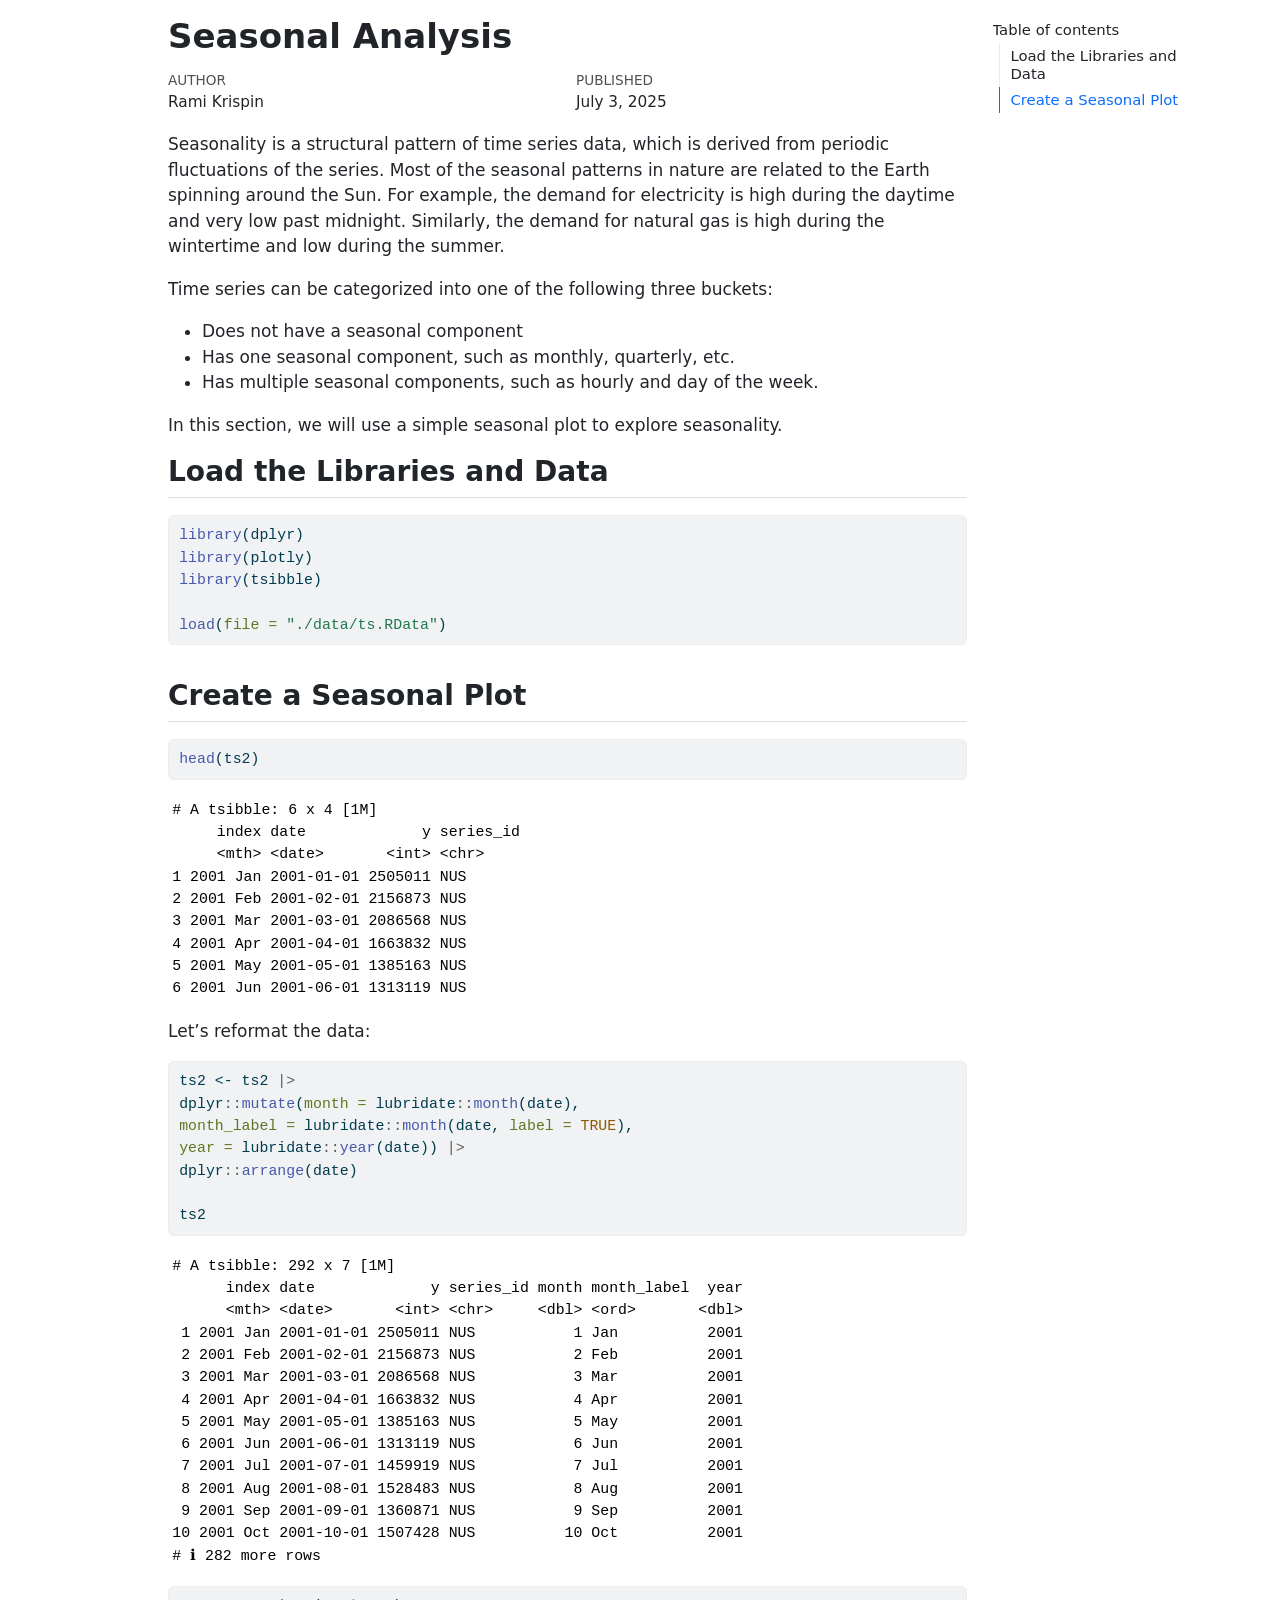
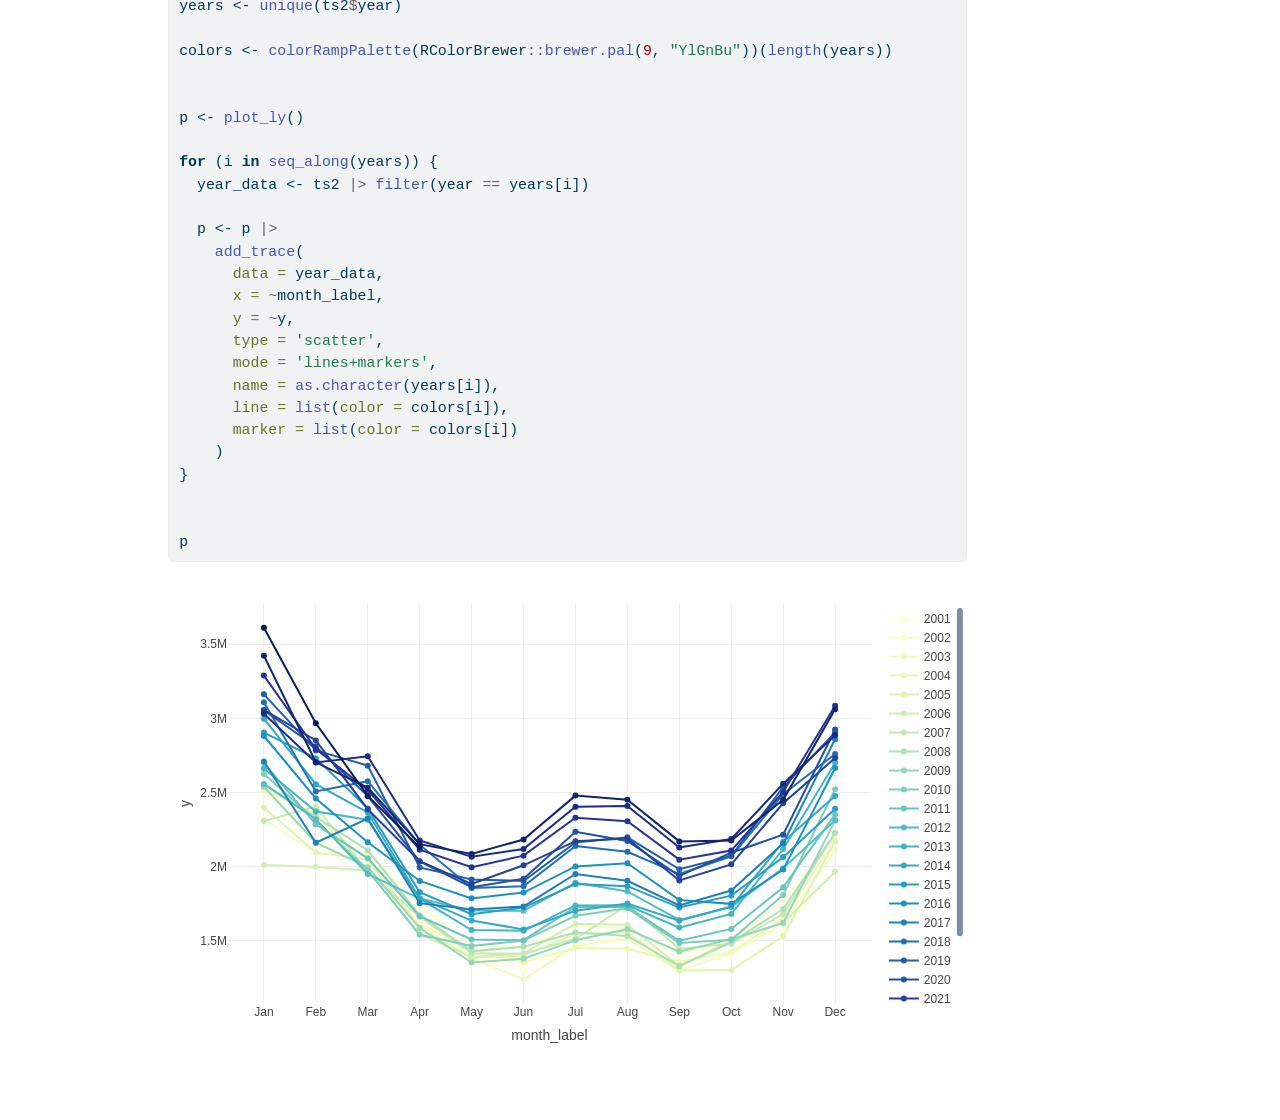
<file: 04_seasonal_analysis.html>
<!DOCTYPE html>
<html xmlns="http://www.w3.org/1999/xhtml" lang="en" xml:lang="en"><head>

<meta charset="utf-8">
<meta name="generator" content="quarto-1.7.32">

<meta name="viewport" content="width=device-width, initial-scale=1.0, user-scalable=yes">

<meta name="author" content="Rami Krispin">
<meta name="dcterms.date" content="2025-07-03">

<title>Seasonal Analysis</title>
<style>
code{white-space: pre-wrap;}
span.smallcaps{font-variant: small-caps;}
div.columns{display: flex; gap: min(4vw, 1.5em);}
div.column{flex: auto; overflow-x: auto;}
div.hanging-indent{margin-left: 1.5em; text-indent: -1.5em;}
ul.task-list{list-style: none;}
ul.task-list li input[type="checkbox"] {
  width: 0.8em;
  margin: 0 0.8em 0.2em -1em; /* quarto-specific, see https://github.com/quarto-dev/quarto-cli/issues/4556 */ 
  vertical-align: middle;
}
/* CSS for syntax highlighting */
html { -webkit-text-size-adjust: 100%; }
pre > code.sourceCode { white-space: pre; position: relative; }
pre > code.sourceCode > span { display: inline-block; line-height: 1.25; }
pre > code.sourceCode > span:empty { height: 1.2em; }
.sourceCode { overflow: visible; }
code.sourceCode > span { color: inherit; text-decoration: inherit; }
div.sourceCode { margin: 1em 0; }
pre.sourceCode { margin: 0; }
@media screen {
div.sourceCode { overflow: auto; }
}
@media print {
pre > code.sourceCode { white-space: pre-wrap; }
pre > code.sourceCode > span { text-indent: -5em; padding-left: 5em; }
}
pre.numberSource code
  { counter-reset: source-line 0; }
pre.numberSource code > span
  { position: relative; left: -4em; counter-increment: source-line; }
pre.numberSource code > span > a:first-child::before
  { content: counter(source-line);
    position: relative; left: -1em; text-align: right; vertical-align: baseline;
    border: none; display: inline-block;
    -webkit-touch-callout: none; -webkit-user-select: none;
    -khtml-user-select: none; -moz-user-select: none;
    -ms-user-select: none; user-select: none;
    padding: 0 4px; width: 4em;
  }
pre.numberSource { margin-left: 3em;  padding-left: 4px; }
div.sourceCode
  {   }
@media screen {
pre > code.sourceCode > span > a:first-child::before { text-decoration: underline; }
}
</style>


<script src="04_seasonal_analysis_files/libs/clipboard/clipboard.min.js"></script>
<script src="04_seasonal_analysis_files/libs/quarto-html/quarto.js" type="module"></script>
<script src="04_seasonal_analysis_files/libs/quarto-html/tabsets/tabsets.js" type="module"></script>
<script src="04_seasonal_analysis_files/libs/quarto-html/popper.min.js"></script>
<script src="04_seasonal_analysis_files/libs/quarto-html/tippy.umd.min.js"></script>
<script src="04_seasonal_analysis_files/libs/quarto-html/anchor.min.js"></script>
<link href="04_seasonal_analysis_files/libs/quarto-html/tippy.css" rel="stylesheet">
<link href="04_seasonal_analysis_files/libs/quarto-html/quarto-syntax-highlighting-37eea08aefeeee20ff55810ff984fec1.css" rel="stylesheet" id="quarto-text-highlighting-styles">
<script src="04_seasonal_analysis_files/libs/bootstrap/bootstrap.min.js"></script>
<link href="04_seasonal_analysis_files/libs/bootstrap/bootstrap-icons.css" rel="stylesheet">
<link href="04_seasonal_analysis_files/libs/bootstrap/bootstrap-210a94f61e4454af6f1cd9d5f8fbba0b.min.css" rel="stylesheet" append-hash="true" id="quarto-bootstrap" data-mode="light">
<link href="04_seasonal_analysis_files/libs/htmltools-fill-0.5.8.1/fill.css" rel="stylesheet">
<script src="04_seasonal_analysis_files/libs/htmlwidgets-1.6.4/htmlwidgets.js"></script>
<script src="04_seasonal_analysis_files/libs/plotly-binding-4.10.2/plotly.js"></script>
<script src="04_seasonal_analysis_files/libs/typedarray-0.1/typedarray.min.js"></script>
<script src="04_seasonal_analysis_files/libs/jquery-3.5.1/jquery.min.js"></script>
<link href="04_seasonal_analysis_files/libs/crosstalk-1.2.1/css/crosstalk.min.css" rel="stylesheet">
<script src="04_seasonal_analysis_files/libs/crosstalk-1.2.1/js/crosstalk.min.js"></script>
<link href="04_seasonal_analysis_files/libs/plotly-htmlwidgets-css-2.11.1/plotly-htmlwidgets.css" rel="stylesheet">
<script src="04_seasonal_analysis_files/libs/plotly-main-2.11.1/plotly-latest.min.js"></script>


</head>

<body class="quarto-light">

<div id="quarto-content" class="page-columns page-rows-contents page-layout-article">
<div id="quarto-margin-sidebar" class="sidebar margin-sidebar">
  <nav id="TOC" role="doc-toc" class="toc-active">
    <h2 id="toc-title">Table of contents</h2>
   
  <ul>
  <li><a href="#load-the-libraries-and-data" id="toc-load-the-libraries-and-data" class="nav-link active" data-scroll-target="#load-the-libraries-and-data">Load the Libraries and Data</a></li>
  <li><a href="#create-a-seasonal-plot" id="toc-create-a-seasonal-plot" class="nav-link" data-scroll-target="#create-a-seasonal-plot">Create a Seasonal Plot</a></li>
  </ul>
</nav>
</div>
<main class="content" id="quarto-document-content">

<header id="title-block-header" class="quarto-title-block default">
<div class="quarto-title">
<h1 class="title">Seasonal Analysis</h1>
</div>



<div class="quarto-title-meta">

    <div>
    <div class="quarto-title-meta-heading">Author</div>
    <div class="quarto-title-meta-contents">
             <p>Rami Krispin </p>
          </div>
  </div>
    
    <div>
    <div class="quarto-title-meta-heading">Published</div>
    <div class="quarto-title-meta-contents">
      <p class="date">July 3, 2025</p>
    </div>
  </div>
  
    
  </div>
  


</header>


<p>Seasonality is a structural pattern of time series data, which is derived from periodic fluctuations of the series. Most of the seasonal patterns in nature are related to the Earth spinning around the Sun. For example, the demand for electricity is high during the daytime and very low past midnight. Similarly, the demand for natural gas is high during the wintertime and low during the summer.</p>
<p>Time series can be categorized into one of the following three buckets:</p>
<ul>
<li>Does not have a seasonal component</li>
<li>Has one seasonal component, such as monthly, quarterly, etc.</li>
<li>Has multiple seasonal components, such as hourly and day of the week.</li>
</ul>
<p>In this section, we will use a simple seasonal plot to explore seasonality.</p>
<section id="load-the-libraries-and-data" class="level2">
<h2 class="anchored" data-anchor-id="load-the-libraries-and-data">Load the Libraries and Data</h2>
<div class="cell">
<div class="sourceCode cell-code" id="cb1"><pre class="sourceCode r code-with-copy"><code class="sourceCode r"><span id="cb1-1"><a href="#cb1-1" aria-hidden="true" tabindex="-1"></a><span class="fu">library</span>(dplyr)</span>
<span id="cb1-2"><a href="#cb1-2" aria-hidden="true" tabindex="-1"></a><span class="fu">library</span>(plotly)</span>
<span id="cb1-3"><a href="#cb1-3" aria-hidden="true" tabindex="-1"></a><span class="fu">library</span>(tsibble)</span>
<span id="cb1-4"><a href="#cb1-4" aria-hidden="true" tabindex="-1"></a></span>
<span id="cb1-5"><a href="#cb1-5" aria-hidden="true" tabindex="-1"></a><span class="fu">load</span>(<span class="at">file =</span> <span class="st">"./data/ts.RData"</span>)</span></code><button title="Copy to Clipboard" class="code-copy-button"><i class="bi"></i></button></pre></div>
</div>
</section>
<section id="create-a-seasonal-plot" class="level2">
<h2 class="anchored" data-anchor-id="create-a-seasonal-plot">Create a Seasonal Plot</h2>
<div class="cell">
<div class="sourceCode cell-code" id="cb2"><pre class="sourceCode r code-with-copy"><code class="sourceCode r"><span id="cb2-1"><a href="#cb2-1" aria-hidden="true" tabindex="-1"></a><span class="fu">head</span>(ts2)</span></code><button title="Copy to Clipboard" class="code-copy-button"><i class="bi"></i></button></pre></div>
<div class="cell-output cell-output-stdout">
<pre><code># A tsibble: 6 x 4 [1M]
     index date             y series_id
     &lt;mth&gt; &lt;date&gt;       &lt;int&gt; &lt;chr&gt;    
1 2001 Jan 2001-01-01 2505011 NUS      
2 2001 Feb 2001-02-01 2156873 NUS      
3 2001 Mar 2001-03-01 2086568 NUS      
4 2001 Apr 2001-04-01 1663832 NUS      
5 2001 May 2001-05-01 1385163 NUS      
6 2001 Jun 2001-06-01 1313119 NUS      </code></pre>
</div>
</div>
<p>Let’s reformat the data:</p>
<div class="cell">
<div class="sourceCode cell-code" id="cb4"><pre class="sourceCode r code-with-copy"><code class="sourceCode r"><span id="cb4-1"><a href="#cb4-1" aria-hidden="true" tabindex="-1"></a>ts2 <span class="ot">&lt;-</span> ts2 <span class="sc">|&gt;</span></span>
<span id="cb4-2"><a href="#cb4-2" aria-hidden="true" tabindex="-1"></a>dplyr<span class="sc">::</span><span class="fu">mutate</span>(<span class="at">month =</span> lubridate<span class="sc">::</span><span class="fu">month</span>(date), </span>
<span id="cb4-3"><a href="#cb4-3" aria-hidden="true" tabindex="-1"></a><span class="at">month_label =</span> lubridate<span class="sc">::</span><span class="fu">month</span>(date, <span class="at">label =</span> <span class="cn">TRUE</span>),</span>
<span id="cb4-4"><a href="#cb4-4" aria-hidden="true" tabindex="-1"></a><span class="at">year =</span> lubridate<span class="sc">::</span><span class="fu">year</span>(date)) <span class="sc">|&gt;</span></span>
<span id="cb4-5"><a href="#cb4-5" aria-hidden="true" tabindex="-1"></a>dplyr<span class="sc">::</span><span class="fu">arrange</span>(date)</span>
<span id="cb4-6"><a href="#cb4-6" aria-hidden="true" tabindex="-1"></a></span>
<span id="cb4-7"><a href="#cb4-7" aria-hidden="true" tabindex="-1"></a>ts2</span></code><button title="Copy to Clipboard" class="code-copy-button"><i class="bi"></i></button></pre></div>
<div class="cell-output cell-output-stdout">
<pre><code># A tsibble: 292 x 7 [1M]
      index date             y series_id month month_label  year
      &lt;mth&gt; &lt;date&gt;       &lt;int&gt; &lt;chr&gt;     &lt;dbl&gt; &lt;ord&gt;       &lt;dbl&gt;
 1 2001 Jan 2001-01-01 2505011 NUS           1 Jan          2001
 2 2001 Feb 2001-02-01 2156873 NUS           2 Feb          2001
 3 2001 Mar 2001-03-01 2086568 NUS           3 Mar          2001
 4 2001 Apr 2001-04-01 1663832 NUS           4 Apr          2001
 5 2001 May 2001-05-01 1385163 NUS           5 May          2001
 6 2001 Jun 2001-06-01 1313119 NUS           6 Jun          2001
 7 2001 Jul 2001-07-01 1459919 NUS           7 Jul          2001
 8 2001 Aug 2001-08-01 1528483 NUS           8 Aug          2001
 9 2001 Sep 2001-09-01 1360871 NUS           9 Sep          2001
10 2001 Oct 2001-10-01 1507428 NUS          10 Oct          2001
# ℹ 282 more rows</code></pre>
</div>
</div>
<div class="cell">
<div class="sourceCode cell-code" id="cb6"><pre class="sourceCode r code-with-copy"><code class="sourceCode r"><span id="cb6-1"><a href="#cb6-1" aria-hidden="true" tabindex="-1"></a>years <span class="ot">&lt;-</span> <span class="fu">unique</span>(ts2<span class="sc">$</span>year)</span>
<span id="cb6-2"><a href="#cb6-2" aria-hidden="true" tabindex="-1"></a></span>
<span id="cb6-3"><a href="#cb6-3" aria-hidden="true" tabindex="-1"></a>colors <span class="ot">&lt;-</span> <span class="fu">colorRampPalette</span>(RColorBrewer<span class="sc">::</span><span class="fu">brewer.pal</span>(<span class="dv">9</span>, <span class="st">"YlGnBu"</span>))(<span class="fu">length</span>(years))</span>
<span id="cb6-4"><a href="#cb6-4" aria-hidden="true" tabindex="-1"></a></span>
<span id="cb6-5"><a href="#cb6-5" aria-hidden="true" tabindex="-1"></a></span>
<span id="cb6-6"><a href="#cb6-6" aria-hidden="true" tabindex="-1"></a>p <span class="ot">&lt;-</span> <span class="fu">plot_ly</span>()</span>
<span id="cb6-7"><a href="#cb6-7" aria-hidden="true" tabindex="-1"></a></span>
<span id="cb6-8"><a href="#cb6-8" aria-hidden="true" tabindex="-1"></a><span class="cf">for</span> (i <span class="cf">in</span> <span class="fu">seq_along</span>(years)) {</span>
<span id="cb6-9"><a href="#cb6-9" aria-hidden="true" tabindex="-1"></a>  year_data <span class="ot">&lt;-</span> ts2 <span class="sc">|&gt;</span> <span class="fu">filter</span>(year <span class="sc">==</span> years[i])</span>
<span id="cb6-10"><a href="#cb6-10" aria-hidden="true" tabindex="-1"></a>  </span>
<span id="cb6-11"><a href="#cb6-11" aria-hidden="true" tabindex="-1"></a>  p <span class="ot">&lt;-</span> p <span class="sc">|&gt;</span></span>
<span id="cb6-12"><a href="#cb6-12" aria-hidden="true" tabindex="-1"></a>    <span class="fu">add_trace</span>(</span>
<span id="cb6-13"><a href="#cb6-13" aria-hidden="true" tabindex="-1"></a>      <span class="at">data =</span> year_data,</span>
<span id="cb6-14"><a href="#cb6-14" aria-hidden="true" tabindex="-1"></a>      <span class="at">x =</span> <span class="sc">~</span>month_label,</span>
<span id="cb6-15"><a href="#cb6-15" aria-hidden="true" tabindex="-1"></a>      <span class="at">y =</span> <span class="sc">~</span>y,</span>
<span id="cb6-16"><a href="#cb6-16" aria-hidden="true" tabindex="-1"></a>      <span class="at">type =</span> <span class="st">'scatter'</span>,</span>
<span id="cb6-17"><a href="#cb6-17" aria-hidden="true" tabindex="-1"></a>      <span class="at">mode =</span> <span class="st">'lines+markers'</span>,</span>
<span id="cb6-18"><a href="#cb6-18" aria-hidden="true" tabindex="-1"></a>      <span class="at">name =</span> <span class="fu">as.character</span>(years[i]),</span>
<span id="cb6-19"><a href="#cb6-19" aria-hidden="true" tabindex="-1"></a>      <span class="at">line =</span> <span class="fu">list</span>(<span class="at">color =</span> colors[i]),</span>
<span id="cb6-20"><a href="#cb6-20" aria-hidden="true" tabindex="-1"></a>      <span class="at">marker =</span> <span class="fu">list</span>(<span class="at">color =</span> colors[i])</span>
<span id="cb6-21"><a href="#cb6-21" aria-hidden="true" tabindex="-1"></a>    )</span>
<span id="cb6-22"><a href="#cb6-22" aria-hidden="true" tabindex="-1"></a>}</span>
<span id="cb6-23"><a href="#cb6-23" aria-hidden="true" tabindex="-1"></a></span>
<span id="cb6-24"><a href="#cb6-24" aria-hidden="true" tabindex="-1"></a></span>
<span id="cb6-25"><a href="#cb6-25" aria-hidden="true" tabindex="-1"></a>p</span></code><button title="Copy to Clipboard" class="code-copy-button"><i class="bi"></i></button></pre></div>
<div class="cell-output-display">
<div class="plotly html-widget html-fill-item" id="htmlwidget-f87f4188905ccb3a23d7" style="width:100%;height:464px;"></div>
<script type="application/json" data-for="htmlwidget-f87f4188905ccb3a23d7">{"x":{"visdat":{"14c35401f04eb":["function () ","plotlyVisDat"],"14c35c57dfe1":["function () ","data"],"14c355199ae7f":["function () ","data"],"14c35753d895a":["function () ","data"],"14c355f04a98":["function () ","data"],"14c354dc1f7f4":["function () ","data"],"14c353856654":["function () ","data"],"14c35795bfef3":["function () ","data"],"14c358b8ab49":["function () ","data"],"14c356842cc74":["function () ","data"],"14c3574dcfad":["function () ","data"],"14c355ed2a186":["function () ","data"],"14c351767ee02":["function () ","data"],"14c351f2321b2":["function () ","data"],"14c351c6270cc":["function () ","data"],"14c3518647753":["function () ","data"],"14c353ae60a7e":["function () ","data"],"14c35421b9e00":["function () ","data"],"14c356f59501b":["function () ","data"],"14c356c761120":["function () ","data"],"14c351b5d67e1":["function () ","data"],"14c35413dfde0":["function () ","data"],"14c3539fa3f5d":["function () ","data"],"14c357cfbcc50":["function () ","data"],"14c356b6857de":["function () ","data"],"14c35301361f9":["function () ","data"]},"cur_data":"14c35301361f9","attrs":{"14c35c57dfe1":{"alpha_stroke":1,"sizes":[10,100],"spans":[1,20],"x":{},"y":{},"type":"scatter","mode":"lines+markers","name":"2001","line":{"color":"#FFFFD9"},"marker":{"color":"#FFFFD9"},"inherit":true},"14c355199ae7f":{"alpha_stroke":1,"sizes":[10,100],"spans":[1,20],"x":{},"y":{},"type":"scatter","mode":"lines+markers","name":"2002","line":{"color":"#F9FCCB"},"marker":{"color":"#F9FCCB"},"inherit":true},"14c35753d895a":{"alpha_stroke":1,"sizes":[10,100],"spans":[1,20],"x":{},"y":{},"type":"scatter","mode":"lines+markers","name":"2003","line":{"color":"#F3FABE"},"marker":{"color":"#F3FABE"},"inherit":true},"14c355f04a98":{"alpha_stroke":1,"sizes":[10,100],"spans":[1,20],"x":{},"y":{},"type":"scatter","mode":"lines+markers","name":"2004","line":{"color":"#EDF8B1"},"marker":{"color":"#EDF8B1"},"inherit":true},"14c354dc1f7f4":{"alpha_stroke":1,"sizes":[10,100],"spans":[1,20],"x":{},"y":{},"type":"scatter","mode":"lines+markers","name":"2005","line":{"color":"#E0F3B2"},"marker":{"color":"#E0F3B2"},"inherit":true},"14c353856654":{"alpha_stroke":1,"sizes":[10,100],"spans":[1,20],"x":{},"y":{},"type":"scatter","mode":"lines+markers","name":"2006","line":{"color":"#D3EEB3"},"marker":{"color":"#D3EEB3"},"inherit":true},"14c35795bfef3":{"alpha_stroke":1,"sizes":[10,100],"spans":[1,20],"x":{},"y":{},"type":"scatter","mode":"lines+markers","name":"2007","line":{"color":"#C7E9B4"},"marker":{"color":"#C7E9B4"},"inherit":true},"14c358b8ab49":{"alpha_stroke":1,"sizes":[10,100],"spans":[1,20],"x":{},"y":{},"type":"scatter","mode":"lines+markers","name":"2008","line":{"color":"#AFDFB6"},"marker":{"color":"#AFDFB6"},"inherit":true},"14c356842cc74":{"alpha_stroke":1,"sizes":[10,100],"spans":[1,20],"x":{},"y":{},"type":"scatter","mode":"lines+markers","name":"2009","line":{"color":"#97D6B8"},"marker":{"color":"#97D6B8"},"inherit":true},"14c3574dcfad":{"alpha_stroke":1,"sizes":[10,100],"spans":[1,20],"x":{},"y":{},"type":"scatter","mode":"lines+markers","name":"2010","line":{"color":"#7FCDBB"},"marker":{"color":"#7FCDBB"},"inherit":true},"14c355ed2a186":{"alpha_stroke":1,"sizes":[10,100],"spans":[1,20],"x":{},"y":{},"type":"scatter","mode":"lines+markers","name":"2011","line":{"color":"#6AC5BE"},"marker":{"color":"#6AC5BE"},"inherit":true},"14c351767ee02":{"alpha_stroke":1,"sizes":[10,100],"spans":[1,20],"x":{},"y":{},"type":"scatter","mode":"lines+markers","name":"2012","line":{"color":"#55BDC1"},"marker":{"color":"#55BDC1"},"inherit":true},"14c351f2321b2":{"alpha_stroke":1,"sizes":[10,100],"spans":[1,20],"x":{},"y":{},"type":"scatter","mode":"lines+markers","name":"2013","line":{"color":"#41B6C4"},"marker":{"color":"#41B6C4"},"inherit":true},"14c351c6270cc":{"alpha_stroke":1,"sizes":[10,100],"spans":[1,20],"x":{},"y":{},"type":"scatter","mode":"lines+markers","name":"2014","line":{"color":"#35A9C2"},"marker":{"color":"#35A9C2"},"inherit":true},"14c3518647753":{"alpha_stroke":1,"sizes":[10,100],"spans":[1,20],"x":{},"y":{},"type":"scatter","mode":"lines+markers","name":"2015","line":{"color":"#299DC1"},"marker":{"color":"#299DC1"},"inherit":true},"14c353ae60a7e":{"alpha_stroke":1,"sizes":[10,100],"spans":[1,20],"x":{},"y":{},"type":"scatter","mode":"lines+markers","name":"2016","line":{"color":"#1D91C0"},"marker":{"color":"#1D91C0"},"inherit":true},"14c35421b9e00":{"alpha_stroke":1,"sizes":[10,100],"spans":[1,20],"x":{},"y":{},"type":"scatter","mode":"lines+markers","name":"2017","line":{"color":"#1E80B8"},"marker":{"color":"#1E80B8"},"inherit":true},"14c356f59501b":{"alpha_stroke":1,"sizes":[10,100],"spans":[1,20],"x":{},"y":{},"type":"scatter","mode":"lines+markers","name":"2018","line":{"color":"#206FB0"},"marker":{"color":"#206FB0"},"inherit":true},"14c356c761120":{"alpha_stroke":1,"sizes":[10,100],"spans":[1,20],"x":{},"y":{},"type":"scatter","mode":"lines+markers","name":"2019","line":{"color":"#225EA8"},"marker":{"color":"#225EA8"},"inherit":true},"14c351b5d67e1":{"alpha_stroke":1,"sizes":[10,100],"spans":[1,20],"x":{},"y":{},"type":"scatter","mode":"lines+markers","name":"2020","line":{"color":"#2350A1"},"marker":{"color":"#2350A1"},"inherit":true},"14c35413dfde0":{"alpha_stroke":1,"sizes":[10,100],"spans":[1,20],"x":{},"y":{},"type":"scatter","mode":"lines+markers","name":"2021","line":{"color":"#24429A"},"marker":{"color":"#24429A"},"inherit":true},"14c3539fa3f5d":{"alpha_stroke":1,"sizes":[10,100],"spans":[1,20],"x":{},"y":{},"type":"scatter","mode":"lines+markers","name":"2022","line":{"color":"#253494"},"marker":{"color":"#253494"},"inherit":true},"14c357cfbcc50":{"alpha_stroke":1,"sizes":[10,100],"spans":[1,20],"x":{},"y":{},"type":"scatter","mode":"lines+markers","name":"2023","line":{"color":"#1B2C80"},"marker":{"color":"#1B2C80"},"inherit":true},"14c356b6857de":{"alpha_stroke":1,"sizes":[10,100],"spans":[1,20],"x":{},"y":{},"type":"scatter","mode":"lines+markers","name":"2024","line":{"color":"#11246C"},"marker":{"color":"#11246C"},"inherit":true},"14c35301361f9":{"alpha_stroke":1,"sizes":[10,100],"spans":[1,20],"x":{},"y":{},"type":"scatter","mode":"lines+markers","name":"2025","line":{"color":"#081D58"},"marker":{"color":"#081D58"},"inherit":true}},"layout":{"margin":{"b":40,"l":60,"t":25,"r":10},"xaxis":{"domain":[0,1],"automargin":true,"title":"month_label","type":"category","categoryorder":"array","categoryarray":["Jan","Feb","Mar","Apr","May","Jun","Jul","Aug","Sep","Oct","Nov","Dec"]},"yaxis":{"domain":[0,1],"automargin":true,"title":"y"},"hovermode":"closest","showlegend":true},"source":"A","config":{"modeBarButtonsToAdd":["hoverclosest","hovercompare"],"showSendToCloud":false},"data":[{"x":["Jan","Feb","Mar","Apr","May","Jun","Jul","Aug","Sep","Oct","Nov","Dec"],"y":[2505011,2156873,2086568,1663832,1385163,1313119,1459919,1528483,1360871,1507428,1561970,1965873],"type":"scatter","mode":"lines+markers","name":"2001","line":{"color":"#FFFFD9"},"marker":{"color":"#FFFFD9","line":{"color":"rgba(31,119,180,1)"}},"error_y":{"color":"rgba(31,119,180,1)"},"error_x":{"color":"rgba(31,119,180,1)"},"xaxis":"x","yaxis":"y","frame":null},{"x":["Jan","Feb","Mar","Apr","May","Jun","Jul","Aug","Sep","Oct","Nov","Dec"],"y":[2319273,2090786,2096915,1734549,1470504,1453967,1602849,1582079,1408599,1506936,1766395,2214167],"type":"scatter","mode":"lines+markers","name":"2002","line":{"color":"#F9FCCB"},"marker":{"color":"#F9FCCB","line":{"color":"rgba(255,127,14,1)"}},"error_y":{"color":"rgba(255,127,14,1)"},"error_x":{"color":"rgba(255,127,14,1)"},"xaxis":"x","yaxis":"y","frame":null},{"x":["Jan","Feb","Mar","Apr","May","Jun","Jul","Aug","Sep","Oct","Nov","Dec"],"y":[2532736,2346489,2041522,1603853,1379497,1240196,1464704,1512522,1299128,1417234,1616154,2108690],"type":"scatter","mode":"lines+markers","name":"2003","line":{"color":"#F3FABE"},"marker":{"color":"#F3FABE","line":{"color":"rgba(44,160,44,1)"}},"error_y":{"color":"rgba(44,160,44,1)"},"error_x":{"color":"rgba(44,160,44,1)"},"xaxis":"x","yaxis":"y","frame":null},{"x":["Jan","Feb","Mar","Apr","May","Jun","Jul","Aug","Sep","Oct","Nov","Dec"],"y":[2512844,2358946,1952607,1609746,1441557,1356266,1452339,1445892,1357712,1426546,1647979,2176020],"type":"scatter","mode":"lines+markers","name":"2004","line":{"color":"#EDF8B1"},"marker":{"color":"#EDF8B1","line":{"color":"rgba(214,39,40,1)"}},"error_y":{"color":"rgba(214,39,40,1)"},"error_x":{"color":"rgba(214,39,40,1)"},"xaxis":"x","yaxis":"y","frame":null},{"x":["Jan","Feb","Mar","Apr","May","Jun","Jul","Aug","Sep","Oct","Nov","Dec"],"y":[2396713,2094357,2048169,1585188,1386917,1400018,1547608,1555887,1301829,1302758,1529693,2169754],"type":"scatter","mode":"lines+markers","name":"2005","line":{"color":"#E0F3B2"},"marker":{"color":"#E0F3B2","line":{"color":"rgba(148,103,189,1)"}},"error_y":{"color":"rgba(148,103,189,1)"},"error_x":{"color":"rgba(148,103,189,1)"},"xaxis":"x","yaxis":"y","frame":null},{"x":["Jan","Feb","Mar","Apr","May","Jun","Jul","Aug","Sep","Oct","Nov","Dec"],"y":[2010926,1999359,1972165,1543302,1390353,1415134,1615241,1607830,1328565,1501925,1622364,1965718],"type":"scatter","mode":"lines+markers","name":"2006","line":{"color":"#D3EEB3"},"marker":{"color":"#D3EEB3","line":{"color":"rgba(140,86,75,1)"}},"error_y":{"color":"rgba(140,86,75,1)"},"error_x":{"color":"rgba(140,86,75,1)"},"xaxis":"x","yaxis":"y","frame":null},{"x":["Jan","Feb","Mar","Apr","May","Jun","Jul","Aug","Sep","Oct","Nov","Dec"],"y":[2306943,2403778,1967388,1662412,1414428,1413254,1513157,1741755,1446674,1479110,1681149,2225994],"type":"scatter","mode":"lines+markers","name":"2007","line":{"color":"#C7E9B4"},"marker":{"color":"#C7E9B4","line":{"color":"rgba(227,119,194,1)"}},"error_y":{"color":"rgba(227,119,194,1)"},"error_x":{"color":"rgba(227,119,194,1)"},"xaxis":"x","yaxis":"y","frame":null},{"x":["Jan","Feb","Mar","Apr","May","Jun","Jul","Aug","Sep","Oct","Nov","Dec"],"y":[2554281,2335770,2109623,1672724,1430242,1459015,1556011,1531863,1329726,1488645,1714971,2226478],"type":"scatter","mode":"lines+markers","name":"2008","line":{"color":"#AFDFB6"},"marker":{"color":"#AFDFB6","line":{"color":"rgba(127,127,127,1)"}},"error_y":{"color":"rgba(127,127,127,1)"},"error_x":{"color":"rgba(127,127,127,1)"},"xaxis":"x","yaxis":"y","frame":null},{"x":["Jan","Feb","Mar","Apr","May","Jun","Jul","Aug","Sep","Oct","Nov","Dec"],"y":[2538368,2162215,1996245,1585512,1353150,1378772,1503321,1578354,1427135,1510867,1619852,2310875],"type":"scatter","mode":"lines+markers","name":"2009","line":{"color":"#97D6B8"},"marker":{"color":"#97D6B8","line":{"color":"rgba(188,189,34,1)"}},"error_y":{"color":"rgba(188,189,34,1)"},"error_x":{"color":"rgba(188,189,34,1)"},"xaxis":"x","yaxis":"y","frame":null},{"x":["Jan","Feb","Mar","Apr","May","Jun","Jul","Aug","Sep","Oct","Nov","Dec"],"y":[2624217,2312746,1974222,1540128,1465089,1500962,1668244,1718550,1485061,1506234,1809151,2522442],"type":"scatter","mode":"lines+markers","name":"2010","line":{"color":"#7FCDBB"},"marker":{"color":"#7FCDBB","line":{"color":"rgba(23,190,207,1)"}},"error_y":{"color":"rgba(23,190,207,1)"},"error_x":{"color":"rgba(23,190,207,1)"},"xaxis":"x","yaxis":"y","frame":null},{"x":["Jan","Feb","Mar","Apr","May","Jun","Jul","Aug","Sep","Oct","Nov","Dec"],"y":[2699039,2285465,2056105,1665278,1509295,1503845,1728010,1727907,1500242,1579772,1860159,2351937],"type":"scatter","mode":"lines+markers","name":"2011","line":{"color":"#6AC5BE"},"marker":{"color":"#6AC5BE","line":{"color":"rgba(31,119,180,1)"}},"error_y":{"color":"rgba(31,119,180,1)"},"error_x":{"color":"rgba(31,119,180,1)"},"xaxis":"x","yaxis":"y","frame":null},{"x":["Jan","Feb","Mar","Apr","May","Jun","Jul","Aug","Sep","Oct","Nov","Dec"],"y":[2557465,2319221,1949890,1784460,1703507,1702557,1891318,1832775,1640347,1727393,1989660,2312832],"type":"scatter","mode":"lines+markers","name":"2012","line":{"color":"#55BDC1"},"marker":{"color":"#55BDC1","line":{"color":"rgba(255,127,14,1)"}},"error_y":{"color":"rgba(255,127,14,1)"},"error_x":{"color":"rgba(255,127,14,1)"},"xaxis":"x","yaxis":"y","frame":null},{"x":["Jan","Feb","Mar","Apr","May","Jun","Jul","Aug","Sep","Oct","Nov","Dec"],"y":[2661816,2371983,2316191,1783603,1572373,1567216,1738157,1739436,1588718,1680814,2118508,2700111],"type":"scatter","mode":"lines+markers","name":"2013","line":{"color":"#41B6C4"},"marker":{"color":"#41B6C4","line":{"color":"rgba(44,160,44,1)"}},"error_y":{"color":"rgba(44,160,44,1)"},"error_x":{"color":"rgba(44,160,44,1)"},"xaxis":"x","yaxis":"y","frame":null},{"x":["Jan","Feb","Mar","Apr","May","Jun","Jul","Aug","Sep","Oct","Nov","Dec"],"y":[2997145,2556038,2365293,1786764,1636202,1576508,1701744,1751644,1635485,1730740,2167984,2475535],"type":"scatter","mode":"lines+markers","name":"2014","line":{"color":"#35A9C2"},"marker":{"color":"#35A9C2","line":{"color":"rgba(214,39,40,1)"}},"error_y":{"color":"rgba(214,39,40,1)"},"error_x":{"color":"rgba(214,39,40,1)"},"xaxis":"x","yaxis":"y","frame":null},{"x":["Jan","Feb","Mar","Apr","May","Jun","Jul","Aug","Sep","Oct","Nov","Dec"],"y":[2903574,2730693,2392542,1826933,1678755,1723906,1882675,1867936,1723960,1804380,2064029,2389902],"type":"scatter","mode":"lines+markers","name":"2015","line":{"color":"#299DC1"},"marker":{"color":"#299DC1","line":{"color":"rgba(148,103,189,1)"}},"error_y":{"color":"rgba(148,103,189,1)"},"error_x":{"color":"rgba(148,103,189,1)"},"xaxis":"x","yaxis":"y","frame":null},{"x":["Jan","Feb","Mar","Apr","May","Jun","Jul","Aug","Sep","Oct","Nov","Dec"],"y":[2880714,2459545,2164467,1903501,1785885,1825125,2001036,2023229,1774412,1748897,1979957,2665391],"type":"scatter","mode":"lines+markers","name":"2016","line":{"color":"#1D91C0"},"marker":{"color":"#1D91C0","line":{"color":"rgba(140,86,75,1)"}},"error_y":{"color":"rgba(140,86,75,1)"},"error_x":{"color":"rgba(140,86,75,1)"},"xaxis":"x","yaxis":"y","frame":null},{"x":["Jan","Feb","Mar","Apr","May","Jun","Jul","Aug","Sep","Oct","Nov","Dec"],"y":[2708217,2161185,2324198,1753578,1710548,1731387,1950510,1904112,1737701,1838965,2155805,2858509],"type":"scatter","mode":"lines+markers","name":"2017","line":{"color":"#1E80B8"},"marker":{"color":"#1E80B8","line":{"color":"rgba(227,119,194,1)"}},"error_y":{"color":"rgba(227,119,194,1)"},"error_x":{"color":"rgba(227,119,194,1)"},"xaxis":"x","yaxis":"y","frame":null},{"x":["Jan","Feb","Mar","Apr","May","Jun","Jul","Aug","Sep","Oct","Nov","Dec"],"y":[3107734,2507085,2576005,2148089,1855856,1867447,2139037,2100482,1949898,2069201,2488282,2759042],"type":"scatter","mode":"lines+markers","name":"2018","line":{"color":"#206FB0"},"marker":{"color":"#206FB0","line":{"color":"rgba(127,127,127,1)"}},"error_y":{"color":"rgba(127,127,127,1)"},"error_x":{"color":"rgba(127,127,127,1)"},"xaxis":"x","yaxis":"y","frame":null},{"x":["Jan","Feb","Mar","Apr","May","Jun","Jul","Aug","Sep","Oct","Nov","Dec"],"y":[3161732,2783640,2680848,1994279,1912779,1902995,2162450,2197474,1982049,2072599,2535754,2904407],"type":"scatter","mode":"lines+markers","name":"2019","line":{"color":"#225EA8"},"marker":{"color":"#225EA8","line":{"color":"rgba(188,189,34,1)"}},"error_y":{"color":"rgba(188,189,34,1)"},"error_x":{"color":"rgba(188,189,34,1)"},"xaxis":"x","yaxis":"y","frame":null},{"x":["Jan","Feb","Mar","Apr","May","Jun","Jul","Aug","Sep","Oct","Nov","Dec"],"y":[3052335,2809540,2475096,2035122,1861283,1917555,2234989,2173203,1938029,2093493,2215375,2924939],"type":"scatter","mode":"lines+markers","name":"2020","line":{"color":"#2350A1"},"marker":{"color":"#2350A1","line":{"color":"rgba(23,190,207,1)"}},"error_y":{"color":"rgba(23,190,207,1)"},"error_x":{"color":"rgba(23,190,207,1)"},"xaxis":"x","yaxis":"y","frame":null},{"x":["Jan","Feb","Mar","Apr","May","Jun","Jul","Aug","Sep","Oct","Nov","Dec"],"y":[3056278,2850394,2387023,2036708,1882870,2008918,2171329,2188822,1906377,2015381,2427617,2731775],"type":"scatter","mode":"lines+markers","name":"2021","line":{"color":"#24429A"},"marker":{"color":"#24429A","line":{"color":"rgba(31,119,180,1)"}},"error_y":{"color":"rgba(31,119,180,1)"},"error_x":{"color":"rgba(31,119,180,1)"},"xaxis":"x","yaxis":"y","frame":null},{"x":["Jan","Feb","Mar","Apr","May","Jun","Jul","Aug","Sep","Oct","Nov","Dec"],"y":[3287895,2793006,2516726,2114010,1995895,2074067,2329216,2306262,2047010,2108275,2502928,3084994],"type":"scatter","mode":"lines+markers","name":"2022","line":{"color":"#253494"},"marker":{"color":"#253494","line":{"color":"rgba(255,127,14,1)"}},"error_y":{"color":"rgba(255,127,14,1)"},"error_x":{"color":"rgba(255,127,14,1)"},"xaxis":"x","yaxis":"y","frame":null},{"x":["Jan","Feb","Mar","Apr","May","Jun","Jul","Aug","Sep","Oct","Nov","Dec"],"y":[3030057,2702018,2743975,2176612,2065968,2118628,2404122,2409018,2128961,2186224,2558279,2885437],"type":"scatter","mode":"lines+markers","name":"2023","line":{"color":"#1B2C80"},"marker":{"color":"#1B2C80","line":{"color":"rgba(44,160,44,1)"}},"error_y":{"color":"rgba(44,160,44,1)"},"error_x":{"color":"rgba(44,160,44,1)"},"xaxis":"x","yaxis":"y","frame":null},{"x":["Jan","Feb","Mar","Apr","May","Jun","Jul","Aug","Sep","Oct","Nov","Dec"],"y":[3422552,2703367,2532473,2151696,2085209,2182539,2478715,2450612,2170036,2175662,2450046,3061848],"type":"scatter","mode":"lines+markers","name":"2024","line":{"color":"#11246C"},"marker":{"color":"#11246C","line":{"color":"rgba(214,39,40,1)"}},"error_y":{"color":"rgba(214,39,40,1)"},"error_x":{"color":"rgba(214,39,40,1)"},"xaxis":"x","yaxis":"y","frame":null},{"x":["Jan","Feb","Mar","Apr"],"y":[3610940,2966856,2476782,2131612],"type":"scatter","mode":"lines+markers","name":"2025","line":{"color":"#081D58"},"marker":{"color":"#081D58","line":{"color":"rgba(148,103,189,1)"}},"error_y":{"color":"rgba(148,103,189,1)"},"error_x":{"color":"rgba(148,103,189,1)"},"xaxis":"x","yaxis":"y","frame":null}],"highlight":{"on":"plotly_click","persistent":false,"dynamic":false,"selectize":false,"opacityDim":0.20000000000000001,"selected":{"opacity":1},"debounce":0},"shinyEvents":["plotly_hover","plotly_click","plotly_selected","plotly_relayout","plotly_brushed","plotly_brushing","plotly_clickannotation","plotly_doubleclick","plotly_deselect","plotly_afterplot","plotly_sunburstclick"],"base_url":"https://plot.ly"},"evals":[],"jsHooks":[]}</script>
</div>
</div>
</section>

</main>
<!-- /main column -->
<script id="quarto-html-after-body" type="application/javascript">
  window.document.addEventListener("DOMContentLoaded", function (event) {
    const icon = "";
    const anchorJS = new window.AnchorJS();
    anchorJS.options = {
      placement: 'right',
      icon: icon
    };
    anchorJS.add('.anchored');
    const isCodeAnnotation = (el) => {
      for (const clz of el.classList) {
        if (clz.startsWith('code-annotation-')) {                     
          return true;
        }
      }
      return false;
    }
    const onCopySuccess = function(e) {
      // button target
      const button = e.trigger;
      // don't keep focus
      button.blur();
      // flash "checked"
      button.classList.add('code-copy-button-checked');
      var currentTitle = button.getAttribute("title");
      button.setAttribute("title", "Copied!");
      let tooltip;
      if (window.bootstrap) {
        button.setAttribute("data-bs-toggle", "tooltip");
        button.setAttribute("data-bs-placement", "left");
        button.setAttribute("data-bs-title", "Copied!");
        tooltip = new bootstrap.Tooltip(button, 
          { trigger: "manual", 
            customClass: "code-copy-button-tooltip",
            offset: [0, -8]});
        tooltip.show();    
      }
      setTimeout(function() {
        if (tooltip) {
          tooltip.hide();
          button.removeAttribute("data-bs-title");
          button.removeAttribute("data-bs-toggle");
          button.removeAttribute("data-bs-placement");
        }
        button.setAttribute("title", currentTitle);
        button.classList.remove('code-copy-button-checked');
      }, 1000);
      // clear code selection
      e.clearSelection();
    }
    const getTextToCopy = function(trigger) {
        const codeEl = trigger.previousElementSibling.cloneNode(true);
        for (const childEl of codeEl.children) {
          if (isCodeAnnotation(childEl)) {
            childEl.remove();
          }
        }
        return codeEl.innerText;
    }
    const clipboard = new window.ClipboardJS('.code-copy-button:not([data-in-quarto-modal])', {
      text: getTextToCopy
    });
    clipboard.on('success', onCopySuccess);
    if (window.document.getElementById('quarto-embedded-source-code-modal')) {
      const clipboardModal = new window.ClipboardJS('.code-copy-button[data-in-quarto-modal]', {
        text: getTextToCopy,
        container: window.document.getElementById('quarto-embedded-source-code-modal')
      });
      clipboardModal.on('success', onCopySuccess);
    }
      var localhostRegex = new RegExp(/^(?:http|https):\/\/localhost\:?[0-9]*\//);
      var mailtoRegex = new RegExp(/^mailto:/);
        var filterRegex = new RegExp('/' + window.location.host + '/');
      var isInternal = (href) => {
          return filterRegex.test(href) || localhostRegex.test(href) || mailtoRegex.test(href);
      }
      // Inspect non-navigation links and adorn them if external
     var links = window.document.querySelectorAll('a[href]:not(.nav-link):not(.navbar-brand):not(.toc-action):not(.sidebar-link):not(.sidebar-item-toggle):not(.pagination-link):not(.no-external):not([aria-hidden]):not(.dropdown-item):not(.quarto-navigation-tool):not(.about-link)');
      for (var i=0; i<links.length; i++) {
        const link = links[i];
        if (!isInternal(link.href)) {
          // undo the damage that might have been done by quarto-nav.js in the case of
          // links that we want to consider external
          if (link.dataset.originalHref !== undefined) {
            link.href = link.dataset.originalHref;
          }
        }
      }
    function tippyHover(el, contentFn, onTriggerFn, onUntriggerFn) {
      const config = {
        allowHTML: true,
        maxWidth: 500,
        delay: 100,
        arrow: false,
        appendTo: function(el) {
            return el.parentElement;
        },
        interactive: true,
        interactiveBorder: 10,
        theme: 'quarto',
        placement: 'bottom-start',
      };
      if (contentFn) {
        config.content = contentFn;
      }
      if (onTriggerFn) {
        config.onTrigger = onTriggerFn;
      }
      if (onUntriggerFn) {
        config.onUntrigger = onUntriggerFn;
      }
      window.tippy(el, config); 
    }
    const noterefs = window.document.querySelectorAll('a[role="doc-noteref"]');
    for (var i=0; i<noterefs.length; i++) {
      const ref = noterefs[i];
      tippyHover(ref, function() {
        // use id or data attribute instead here
        let href = ref.getAttribute('data-footnote-href') || ref.getAttribute('href');
        try { href = new URL(href).hash; } catch {}
        const id = href.replace(/^#\/?/, "");
        const note = window.document.getElementById(id);
        if (note) {
          return note.innerHTML;
        } else {
          return "";
        }
      });
    }
    const xrefs = window.document.querySelectorAll('a.quarto-xref');
    const processXRef = (id, note) => {
      // Strip column container classes
      const stripColumnClz = (el) => {
        el.classList.remove("page-full", "page-columns");
        if (el.children) {
          for (const child of el.children) {
            stripColumnClz(child);
          }
        }
      }
      stripColumnClz(note)
      if (id === null || id.startsWith('sec-')) {
        // Special case sections, only their first couple elements
        const container = document.createElement("div");
        if (note.children && note.children.length > 2) {
          container.appendChild(note.children[0].cloneNode(true));
          for (let i = 1; i < note.children.length; i++) {
            const child = note.children[i];
            if (child.tagName === "P" && child.innerText === "") {
              continue;
            } else {
              container.appendChild(child.cloneNode(true));
              break;
            }
          }
          if (window.Quarto?.typesetMath) {
            window.Quarto.typesetMath(container);
          }
          return container.innerHTML
        } else {
          if (window.Quarto?.typesetMath) {
            window.Quarto.typesetMath(note);
          }
          return note.innerHTML;
        }
      } else {
        // Remove any anchor links if they are present
        const anchorLink = note.querySelector('a.anchorjs-link');
        if (anchorLink) {
          anchorLink.remove();
        }
        if (window.Quarto?.typesetMath) {
          window.Quarto.typesetMath(note);
        }
        if (note.classList.contains("callout")) {
          return note.outerHTML;
        } else {
          return note.innerHTML;
        }
      }
    }
    for (var i=0; i<xrefs.length; i++) {
      const xref = xrefs[i];
      tippyHover(xref, undefined, function(instance) {
        instance.disable();
        let url = xref.getAttribute('href');
        let hash = undefined; 
        if (url.startsWith('#')) {
          hash = url;
        } else {
          try { hash = new URL(url).hash; } catch {}
        }
        if (hash) {
          const id = hash.replace(/^#\/?/, "");
          const note = window.document.getElementById(id);
          if (note !== null) {
            try {
              const html = processXRef(id, note.cloneNode(true));
              instance.setContent(html);
            } finally {
              instance.enable();
              instance.show();
            }
          } else {
            // See if we can fetch this
            fetch(url.split('#')[0])
            .then(res => res.text())
            .then(html => {
              const parser = new DOMParser();
              const htmlDoc = parser.parseFromString(html, "text/html");
              const note = htmlDoc.getElementById(id);
              if (note !== null) {
                const html = processXRef(id, note);
                instance.setContent(html);
              } 
            }).finally(() => {
              instance.enable();
              instance.show();
            });
          }
        } else {
          // See if we can fetch a full url (with no hash to target)
          // This is a special case and we should probably do some content thinning / targeting
          fetch(url)
          .then(res => res.text())
          .then(html => {
            const parser = new DOMParser();
            const htmlDoc = parser.parseFromString(html, "text/html");
            const note = htmlDoc.querySelector('main.content');
            if (note !== null) {
              // This should only happen for chapter cross references
              // (since there is no id in the URL)
              // remove the first header
              if (note.children.length > 0 && note.children[0].tagName === "HEADER") {
                note.children[0].remove();
              }
              const html = processXRef(null, note);
              instance.setContent(html);
            } 
          }).finally(() => {
            instance.enable();
            instance.show();
          });
        }
      }, function(instance) {
      });
    }
        let selectedAnnoteEl;
        const selectorForAnnotation = ( cell, annotation) => {
          let cellAttr = 'data-code-cell="' + cell + '"';
          let lineAttr = 'data-code-annotation="' +  annotation + '"';
          const selector = 'span[' + cellAttr + '][' + lineAttr + ']';
          return selector;
        }
        const selectCodeLines = (annoteEl) => {
          const doc = window.document;
          const targetCell = annoteEl.getAttribute("data-target-cell");
          const targetAnnotation = annoteEl.getAttribute("data-target-annotation");
          const annoteSpan = window.document.querySelector(selectorForAnnotation(targetCell, targetAnnotation));
          const lines = annoteSpan.getAttribute("data-code-lines").split(",");
          const lineIds = lines.map((line) => {
            return targetCell + "-" + line;
          })
          let top = null;
          let height = null;
          let parent = null;
          if (lineIds.length > 0) {
              //compute the position of the single el (top and bottom and make a div)
              const el = window.document.getElementById(lineIds[0]);
              top = el.offsetTop;
              height = el.offsetHeight;
              parent = el.parentElement.parentElement;
            if (lineIds.length > 1) {
              const lastEl = window.document.getElementById(lineIds[lineIds.length - 1]);
              const bottom = lastEl.offsetTop + lastEl.offsetHeight;
              height = bottom - top;
            }
            if (top !== null && height !== null && parent !== null) {
              // cook up a div (if necessary) and position it 
              let div = window.document.getElementById("code-annotation-line-highlight");
              if (div === null) {
                div = window.document.createElement("div");
                div.setAttribute("id", "code-annotation-line-highlight");
                div.style.position = 'absolute';
                parent.appendChild(div);
              }
              div.style.top = top - 2 + "px";
              div.style.height = height + 4 + "px";
              div.style.left = 0;
              let gutterDiv = window.document.getElementById("code-annotation-line-highlight-gutter");
              if (gutterDiv === null) {
                gutterDiv = window.document.createElement("div");
                gutterDiv.setAttribute("id", "code-annotation-line-highlight-gutter");
                gutterDiv.style.position = 'absolute';
                const codeCell = window.document.getElementById(targetCell);
                const gutter = codeCell.querySelector('.code-annotation-gutter');
                gutter.appendChild(gutterDiv);
              }
              gutterDiv.style.top = top - 2 + "px";
              gutterDiv.style.height = height + 4 + "px";
            }
            selectedAnnoteEl = annoteEl;
          }
        };
        const unselectCodeLines = () => {
          const elementsIds = ["code-annotation-line-highlight", "code-annotation-line-highlight-gutter"];
          elementsIds.forEach((elId) => {
            const div = window.document.getElementById(elId);
            if (div) {
              div.remove();
            }
          });
          selectedAnnoteEl = undefined;
        };
          // Handle positioning of the toggle
      window.addEventListener(
        "resize",
        throttle(() => {
          elRect = undefined;
          if (selectedAnnoteEl) {
            selectCodeLines(selectedAnnoteEl);
          }
        }, 10)
      );
      function throttle(fn, ms) {
      let throttle = false;
      let timer;
        return (...args) => {
          if(!throttle) { // first call gets through
              fn.apply(this, args);
              throttle = true;
          } else { // all the others get throttled
              if(timer) clearTimeout(timer); // cancel #2
              timer = setTimeout(() => {
                fn.apply(this, args);
                timer = throttle = false;
              }, ms);
          }
        };
      }
        // Attach click handler to the DT
        const annoteDls = window.document.querySelectorAll('dt[data-target-cell]');
        for (const annoteDlNode of annoteDls) {
          annoteDlNode.addEventListener('click', (event) => {
            const clickedEl = event.target;
            if (clickedEl !== selectedAnnoteEl) {
              unselectCodeLines();
              const activeEl = window.document.querySelector('dt[data-target-cell].code-annotation-active');
              if (activeEl) {
                activeEl.classList.remove('code-annotation-active');
              }
              selectCodeLines(clickedEl);
              clickedEl.classList.add('code-annotation-active');
            } else {
              // Unselect the line
              unselectCodeLines();
              clickedEl.classList.remove('code-annotation-active');
            }
          });
        }
    const findCites = (el) => {
      const parentEl = el.parentElement;
      if (parentEl) {
        const cites = parentEl.dataset.cites;
        if (cites) {
          return {
            el,
            cites: cites.split(' ')
          };
        } else {
          return findCites(el.parentElement)
        }
      } else {
        return undefined;
      }
    };
    var bibliorefs = window.document.querySelectorAll('a[role="doc-biblioref"]');
    for (var i=0; i<bibliorefs.length; i++) {
      const ref = bibliorefs[i];
      const citeInfo = findCites(ref);
      if (citeInfo) {
        tippyHover(citeInfo.el, function() {
          var popup = window.document.createElement('div');
          citeInfo.cites.forEach(function(cite) {
            var citeDiv = window.document.createElement('div');
            citeDiv.classList.add('hanging-indent');
            citeDiv.classList.add('csl-entry');
            var biblioDiv = window.document.getElementById('ref-' + cite);
            if (biblioDiv) {
              citeDiv.innerHTML = biblioDiv.innerHTML;
            }
            popup.appendChild(citeDiv);
          });
          return popup.innerHTML;
        });
      }
    }
  });
  </script>
</div> <!-- /content -->




</body></html>
</file>
<file: 03_correlation_analysis_files/libs/quarto-html/tippy.css>
.tippy-box[data-animation=fade][data-state=hidden]{opacity:0}[data-tippy-root]{max-width:calc(100vw - 10px)}.tippy-box{position:relative;background-color:#333;color:#fff;border-radius:4px;font-size:14px;line-height:1.4;white-space:normal;outline:0;transition-property:transform,visibility,opacity}.tippy-box[data-placement^=top]>.tippy-arrow{bottom:0}.tippy-box[data-placement^=top]>.tippy-arrow:before{bottom:-7px;left:0;border-width:8px 8px 0;border-top-color:initial;transform-origin:center top}.tippy-box[data-placement^=bottom]>.tippy-arrow{top:0}.tippy-box[data-placement^=bottom]>.tippy-arrow:before{top:-7px;left:0;border-width:0 8px 8px;border-bottom-color:initial;transform-origin:center bottom}.tippy-box[data-placement^=left]>.tippy-arrow{right:0}.tippy-box[data-placement^=left]>.tippy-arrow:before{border-width:8px 0 8px 8px;border-left-color:initial;right:-7px;transform-origin:center left}.tippy-box[data-placement^=right]>.tippy-arrow{left:0}.tippy-box[data-placement^=right]>.tippy-arrow:before{left:-7px;border-width:8px 8px 8px 0;border-right-color:initial;transform-origin:center right}.tippy-box[data-inertia][data-state=visible]{transition-timing-function:cubic-bezier(.54,1.5,.38,1.11)}.tippy-arrow{width:16px;height:16px;color:#333}.tippy-arrow:before{content:"";position:absolute;border-color:transparent;border-style:solid}.tippy-content{position:relative;padding:5px 9px;z-index:1}
</file>
<file: 03_correlation_analysis_files/libs/quarto-html/quarto-syntax-highlighting-37eea08aefeeee20ff55810ff984fec1.css>
/* quarto syntax highlight colors */
:root {
  --quarto-hl-ot-color: #003B4F;
  --quarto-hl-at-color: #657422;
  --quarto-hl-ss-color: #20794D;
  --quarto-hl-an-color: #5E5E5E;
  --quarto-hl-fu-color: #4758AB;
  --quarto-hl-st-color: #20794D;
  --quarto-hl-cf-color: #003B4F;
  --quarto-hl-op-color: #5E5E5E;
  --quarto-hl-er-color: #AD0000;
  --quarto-hl-bn-color: #AD0000;
  --quarto-hl-al-color: #AD0000;
  --quarto-hl-va-color: #111111;
  --quarto-hl-bu-color: inherit;
  --quarto-hl-ex-color: inherit;
  --quarto-hl-pp-color: #AD0000;
  --quarto-hl-in-color: #5E5E5E;
  --quarto-hl-vs-color: #20794D;
  --quarto-hl-wa-color: #5E5E5E;
  --quarto-hl-do-color: #5E5E5E;
  --quarto-hl-im-color: #00769E;
  --quarto-hl-ch-color: #20794D;
  --quarto-hl-dt-color: #AD0000;
  --quarto-hl-fl-color: #AD0000;
  --quarto-hl-co-color: #5E5E5E;
  --quarto-hl-cv-color: #5E5E5E;
  --quarto-hl-cn-color: #8f5902;
  --quarto-hl-sc-color: #5E5E5E;
  --quarto-hl-dv-color: #AD0000;
  --quarto-hl-kw-color: #003B4F;
}

/* other quarto variables */
:root {
  --quarto-font-monospace: SFMono-Regular, Menlo, Monaco, Consolas, "Liberation Mono", "Courier New", monospace;
}

/* syntax highlight based on Pandoc's rules */
pre > code.sourceCode > span {
  color: #003B4F;
}

code.sourceCode > span {
  color: #003B4F;
}

div.sourceCode,
div.sourceCode pre.sourceCode {
  color: #003B4F;
}

/* Normal */
code span {
  color: #003B4F;
}

/* Alert */
code span.al {
  color: #AD0000;
  font-style: inherit;
}

/* Annotation */
code span.an {
  color: #5E5E5E;
  font-style: inherit;
}

/* Attribute */
code span.at {
  color: #657422;
  font-style: inherit;
}

/* BaseN */
code span.bn {
  color: #AD0000;
  font-style: inherit;
}

/* BuiltIn */
code span.bu {
  font-style: inherit;
}

/* ControlFlow */
code span.cf {
  color: #003B4F;
  font-weight: bold;
  font-style: inherit;
}

/* Char */
code span.ch {
  color: #20794D;
  font-style: inherit;
}

/* Constant */
code span.cn {
  color: #8f5902;
  font-style: inherit;
}

/* Comment */
code span.co {
  color: #5E5E5E;
  font-style: inherit;
}

/* CommentVar */
code span.cv {
  color: #5E5E5E;
  font-style: italic;
}

/* Documentation */
code span.do {
  color: #5E5E5E;
  font-style: italic;
}

/* DataType */
code span.dt {
  color: #AD0000;
  font-style: inherit;
}

/* DecVal */
code span.dv {
  color: #AD0000;
  font-style: inherit;
}

/* Error */
code span.er {
  color: #AD0000;
  font-style: inherit;
}

/* Extension */
code span.ex {
  font-style: inherit;
}

/* Float */
code span.fl {
  color: #AD0000;
  font-style: inherit;
}

/* Function */
code span.fu {
  color: #4758AB;
  font-style: inherit;
}

/* Import */
code span.im {
  color: #00769E;
  font-style: inherit;
}

/* Information */
code span.in {
  color: #5E5E5E;
  font-style: inherit;
}

/* Keyword */
code span.kw {
  color: #003B4F;
  font-weight: bold;
  font-style: inherit;
}

/* Operator */
code span.op {
  color: #5E5E5E;
  font-style: inherit;
}

/* Other */
code span.ot {
  color: #003B4F;
  font-style: inherit;
}

/* Preprocessor */
code span.pp {
  color: #AD0000;
  font-style: inherit;
}

/* SpecialChar */
code span.sc {
  color: #5E5E5E;
  font-style: inherit;
}

/* SpecialString */
code span.ss {
  color: #20794D;
  font-style: inherit;
}

/* String */
code span.st {
  color: #20794D;
  font-style: inherit;
}

/* Variable */
code span.va {
  color: #111111;
  font-style: inherit;
}

/* VerbatimString */
code span.vs {
  color: #20794D;
  font-style: inherit;
}

/* Warning */
code span.wa {
  color: #5E5E5E;
  font-style: italic;
}

.prevent-inlining {
  content: "</";
}

/*# sourceMappingURL=27d3d809615f7771493d095567f04340.css.map */
</file>
<file: 03_correlation_analysis_files/libs/htmltools-fill-0.5.8.1/fill.css>
@layer htmltools {
  .html-fill-container {
    display: flex;
    flex-direction: column;
    /* Prevent the container from expanding vertically or horizontally beyond its
    parent's constraints. */
    min-height: 0;
    min-width: 0;
  }
  .html-fill-container > .html-fill-item {
    /* Fill items can grow and shrink freely within
    available vertical space in fillable container */
    flex: 1 1 auto;
    min-height: 0;
    min-width: 0;
  }
  .html-fill-container > :not(.html-fill-item) {
    /* Prevent shrinking or growing of non-fill items */
    flex: 0 0 auto;
  }
}
</file>
<file: 03_correlation_analysis_files/libs/plotly-htmlwidgets-css-2.11.1/plotly-htmlwidgets.css>
/*
just here so that plotly works
correctly with ioslides.
see https://github.com/ropensci/plotly/issues/463
*/

slide:not(.current) .plotly.html-widget{
  display: none;
}
</file>
<file: 04_seasonal_analysis_files/libs/quarto-html/tippy.css>
.tippy-box[data-animation=fade][data-state=hidden]{opacity:0}[data-tippy-root]{max-width:calc(100vw - 10px)}.tippy-box{position:relative;background-color:#333;color:#fff;border-radius:4px;font-size:14px;line-height:1.4;white-space:normal;outline:0;transition-property:transform,visibility,opacity}.tippy-box[data-placement^=top]>.tippy-arrow{bottom:0}.tippy-box[data-placement^=top]>.tippy-arrow:before{bottom:-7px;left:0;border-width:8px 8px 0;border-top-color:initial;transform-origin:center top}.tippy-box[data-placement^=bottom]>.tippy-arrow{top:0}.tippy-box[data-placement^=bottom]>.tippy-arrow:before{top:-7px;left:0;border-width:0 8px 8px;border-bottom-color:initial;transform-origin:center bottom}.tippy-box[data-placement^=left]>.tippy-arrow{right:0}.tippy-box[data-placement^=left]>.tippy-arrow:before{border-width:8px 0 8px 8px;border-left-color:initial;right:-7px;transform-origin:center left}.tippy-box[data-placement^=right]>.tippy-arrow{left:0}.tippy-box[data-placement^=right]>.tippy-arrow:before{left:-7px;border-width:8px 8px 8px 0;border-right-color:initial;transform-origin:center right}.tippy-box[data-inertia][data-state=visible]{transition-timing-function:cubic-bezier(.54,1.5,.38,1.11)}.tippy-arrow{width:16px;height:16px;color:#333}.tippy-arrow:before{content:"";position:absolute;border-color:transparent;border-style:solid}.tippy-content{position:relative;padding:5px 9px;z-index:1}
</file>
<file: 04_seasonal_analysis_files/libs/quarto-html/quarto-syntax-highlighting-37eea08aefeeee20ff55810ff984fec1.css>
/* quarto syntax highlight colors */
:root {
  --quarto-hl-ot-color: #003B4F;
  --quarto-hl-at-color: #657422;
  --quarto-hl-ss-color: #20794D;
  --quarto-hl-an-color: #5E5E5E;
  --quarto-hl-fu-color: #4758AB;
  --quarto-hl-st-color: #20794D;
  --quarto-hl-cf-color: #003B4F;
  --quarto-hl-op-color: #5E5E5E;
  --quarto-hl-er-color: #AD0000;
  --quarto-hl-bn-color: #AD0000;
  --quarto-hl-al-color: #AD0000;
  --quarto-hl-va-color: #111111;
  --quarto-hl-bu-color: inherit;
  --quarto-hl-ex-color: inherit;
  --quarto-hl-pp-color: #AD0000;
  --quarto-hl-in-color: #5E5E5E;
  --quarto-hl-vs-color: #20794D;
  --quarto-hl-wa-color: #5E5E5E;
  --quarto-hl-do-color: #5E5E5E;
  --quarto-hl-im-color: #00769E;
  --quarto-hl-ch-color: #20794D;
  --quarto-hl-dt-color: #AD0000;
  --quarto-hl-fl-color: #AD0000;
  --quarto-hl-co-color: #5E5E5E;
  --quarto-hl-cv-color: #5E5E5E;
  --quarto-hl-cn-color: #8f5902;
  --quarto-hl-sc-color: #5E5E5E;
  --quarto-hl-dv-color: #AD0000;
  --quarto-hl-kw-color: #003B4F;
}

/* other quarto variables */
:root {
  --quarto-font-monospace: SFMono-Regular, Menlo, Monaco, Consolas, "Liberation Mono", "Courier New", monospace;
}

/* syntax highlight based on Pandoc's rules */
pre > code.sourceCode > span {
  color: #003B4F;
}

code.sourceCode > span {
  color: #003B4F;
}

div.sourceCode,
div.sourceCode pre.sourceCode {
  color: #003B4F;
}

/* Normal */
code span {
  color: #003B4F;
}

/* Alert */
code span.al {
  color: #AD0000;
  font-style: inherit;
}

/* Annotation */
code span.an {
  color: #5E5E5E;
  font-style: inherit;
}

/* Attribute */
code span.at {
  color: #657422;
  font-style: inherit;
}

/* BaseN */
code span.bn {
  color: #AD0000;
  font-style: inherit;
}

/* BuiltIn */
code span.bu {
  font-style: inherit;
}

/* ControlFlow */
code span.cf {
  color: #003B4F;
  font-weight: bold;
  font-style: inherit;
}

/* Char */
code span.ch {
  color: #20794D;
  font-style: inherit;
}

/* Constant */
code span.cn {
  color: #8f5902;
  font-style: inherit;
}

/* Comment */
code span.co {
  color: #5E5E5E;
  font-style: inherit;
}

/* CommentVar */
code span.cv {
  color: #5E5E5E;
  font-style: italic;
}

/* Documentation */
code span.do {
  color: #5E5E5E;
  font-style: italic;
}

/* DataType */
code span.dt {
  color: #AD0000;
  font-style: inherit;
}

/* DecVal */
code span.dv {
  color: #AD0000;
  font-style: inherit;
}

/* Error */
code span.er {
  color: #AD0000;
  font-style: inherit;
}

/* Extension */
code span.ex {
  font-style: inherit;
}

/* Float */
code span.fl {
  color: #AD0000;
  font-style: inherit;
}

/* Function */
code span.fu {
  color: #4758AB;
  font-style: inherit;
}

/* Import */
code span.im {
  color: #00769E;
  font-style: inherit;
}

/* Information */
code span.in {
  color: #5E5E5E;
  font-style: inherit;
}

/* Keyword */
code span.kw {
  color: #003B4F;
  font-weight: bold;
  font-style: inherit;
}

/* Operator */
code span.op {
  color: #5E5E5E;
  font-style: inherit;
}

/* Other */
code span.ot {
  color: #003B4F;
  font-style: inherit;
}

/* Preprocessor */
code span.pp {
  color: #AD0000;
  font-style: inherit;
}

/* SpecialChar */
code span.sc {
  color: #5E5E5E;
  font-style: inherit;
}

/* SpecialString */
code span.ss {
  color: #20794D;
  font-style: inherit;
}

/* String */
code span.st {
  color: #20794D;
  font-style: inherit;
}

/* Variable */
code span.va {
  color: #111111;
  font-style: inherit;
}

/* VerbatimString */
code span.vs {
  color: #20794D;
  font-style: inherit;
}

/* Warning */
code span.wa {
  color: #5E5E5E;
  font-style: italic;
}

.prevent-inlining {
  content: "</";
}

/*# sourceMappingURL=27d3d809615f7771493d095567f04340.css.map */
</file>
<file: 04_seasonal_analysis_files/libs/htmltools-fill-0.5.8.1/fill.css>
@layer htmltools {
  .html-fill-container {
    display: flex;
    flex-direction: column;
    /* Prevent the container from expanding vertically or horizontally beyond its
    parent's constraints. */
    min-height: 0;
    min-width: 0;
  }
  .html-fill-container > .html-fill-item {
    /* Fill items can grow and shrink freely within
    available vertical space in fillable container */
    flex: 1 1 auto;
    min-height: 0;
    min-width: 0;
  }
  .html-fill-container > :not(.html-fill-item) {
    /* Prevent shrinking or growing of non-fill items */
    flex: 0 0 auto;
  }
}
</file>
<file: 04_seasonal_analysis_files/libs/plotly-htmlwidgets-css-2.11.1/plotly-htmlwidgets.css>
/*
just here so that plotly works
correctly with ioslides.
see https://github.com/ropensci/plotly/issues/463
*/

slide:not(.current) .plotly.html-widget{
  display: none;
}
</file>
<file: 03_correlation_analysis_files/libs/crosstalk-1.2.1/css/crosstalk.min.css>
.container-fluid.crosstalk-bscols{margin-left:-30px;margin-right:-30px;white-space:normal}body>.container-fluid.crosstalk-bscols{margin-left:auto;margin-right:auto}.crosstalk-input-checkboxgroup .crosstalk-options-group .crosstalk-options-column{display:inline-block;padding-right:12px;vertical-align:top}@media only screen and (max-width: 480px){.crosstalk-input-checkboxgroup .crosstalk-options-group .crosstalk-options-column{display:block;padding-right:inherit}}.crosstalk-input{margin-bottom:15px}.crosstalk-input .control-label{margin-bottom:0;vertical-align:middle}.crosstalk-input input[type="checkbox"]{margin:4px 0 0;margin-top:1px;line-height:normal}.crosstalk-input .checkbox{position:relative;display:block;margin-top:10px;margin-bottom:10px}.crosstalk-input .checkbox>label{padding-left:20px;margin-bottom:0;font-weight:400;cursor:pointer}.crosstalk-input .checkbox input[type="checkbox"],.crosstalk-input .checkbox-inline input[type="checkbox"]{position:absolute;margin-top:2px;margin-left:-20px}.crosstalk-input .checkbox+.checkbox{margin-top:-5px}.crosstalk-input .checkbox-inline{position:relative;display:inline-block;padding-left:20px;margin-bottom:0;font-weight:400;vertical-align:middle;cursor:pointer}.crosstalk-input .checkbox-inline+.checkbox-inline{margin-top:0;margin-left:10px}
</file>
<file: 04_seasonal_analysis_files/libs/crosstalk-1.2.1/css/crosstalk.min.css>
.container-fluid.crosstalk-bscols{margin-left:-30px;margin-right:-30px;white-space:normal}body>.container-fluid.crosstalk-bscols{margin-left:auto;margin-right:auto}.crosstalk-input-checkboxgroup .crosstalk-options-group .crosstalk-options-column{display:inline-block;padding-right:12px;vertical-align:top}@media only screen and (max-width: 480px){.crosstalk-input-checkboxgroup .crosstalk-options-group .crosstalk-options-column{display:block;padding-right:inherit}}.crosstalk-input{margin-bottom:15px}.crosstalk-input .control-label{margin-bottom:0;vertical-align:middle}.crosstalk-input input[type="checkbox"]{margin:4px 0 0;margin-top:1px;line-height:normal}.crosstalk-input .checkbox{position:relative;display:block;margin-top:10px;margin-bottom:10px}.crosstalk-input .checkbox>label{padding-left:20px;margin-bottom:0;font-weight:400;cursor:pointer}.crosstalk-input .checkbox input[type="checkbox"],.crosstalk-input .checkbox-inline input[type="checkbox"]{position:absolute;margin-top:2px;margin-left:-20px}.crosstalk-input .checkbox+.checkbox{margin-top:-5px}.crosstalk-input .checkbox-inline{position:relative;display:inline-block;padding-left:20px;margin-bottom:0;font-weight:400;vertical-align:middle;cursor:pointer}.crosstalk-input .checkbox-inline+.checkbox-inline{margin-top:0;margin-left:10px}
</file>
